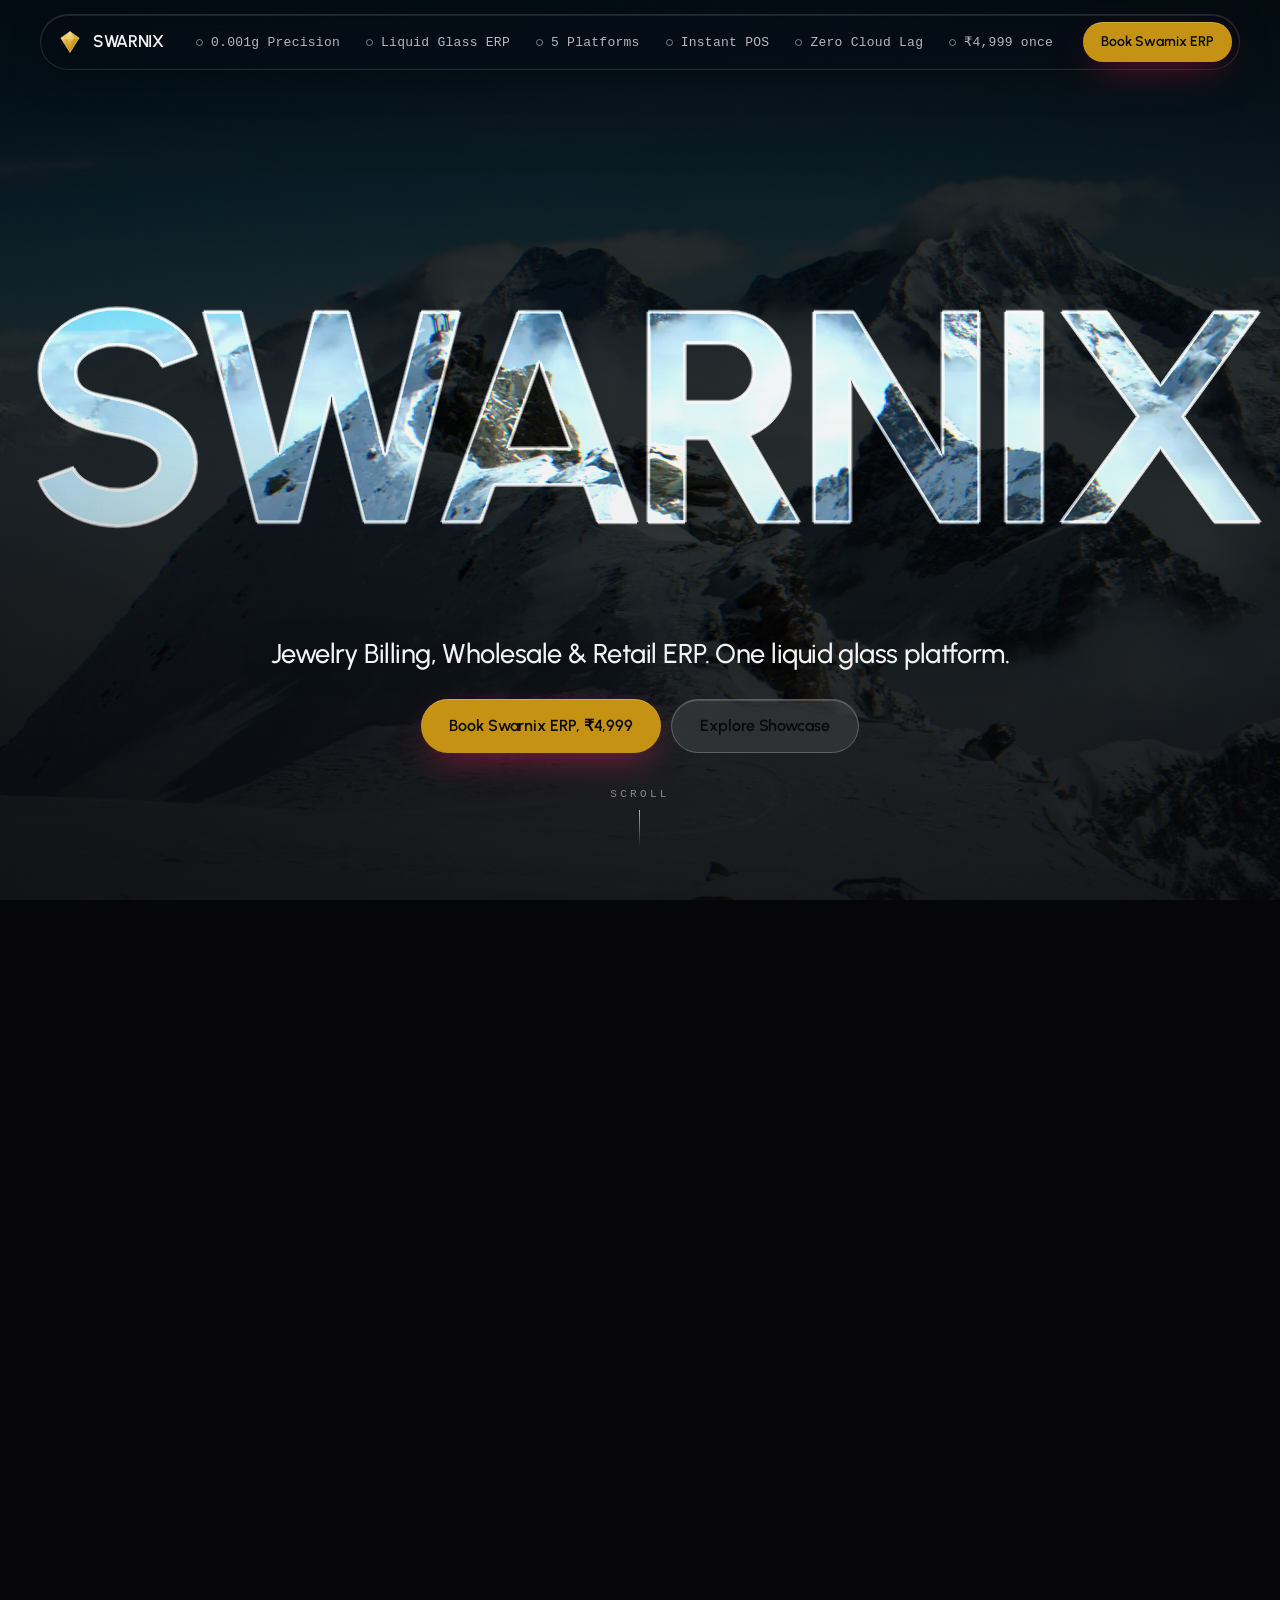
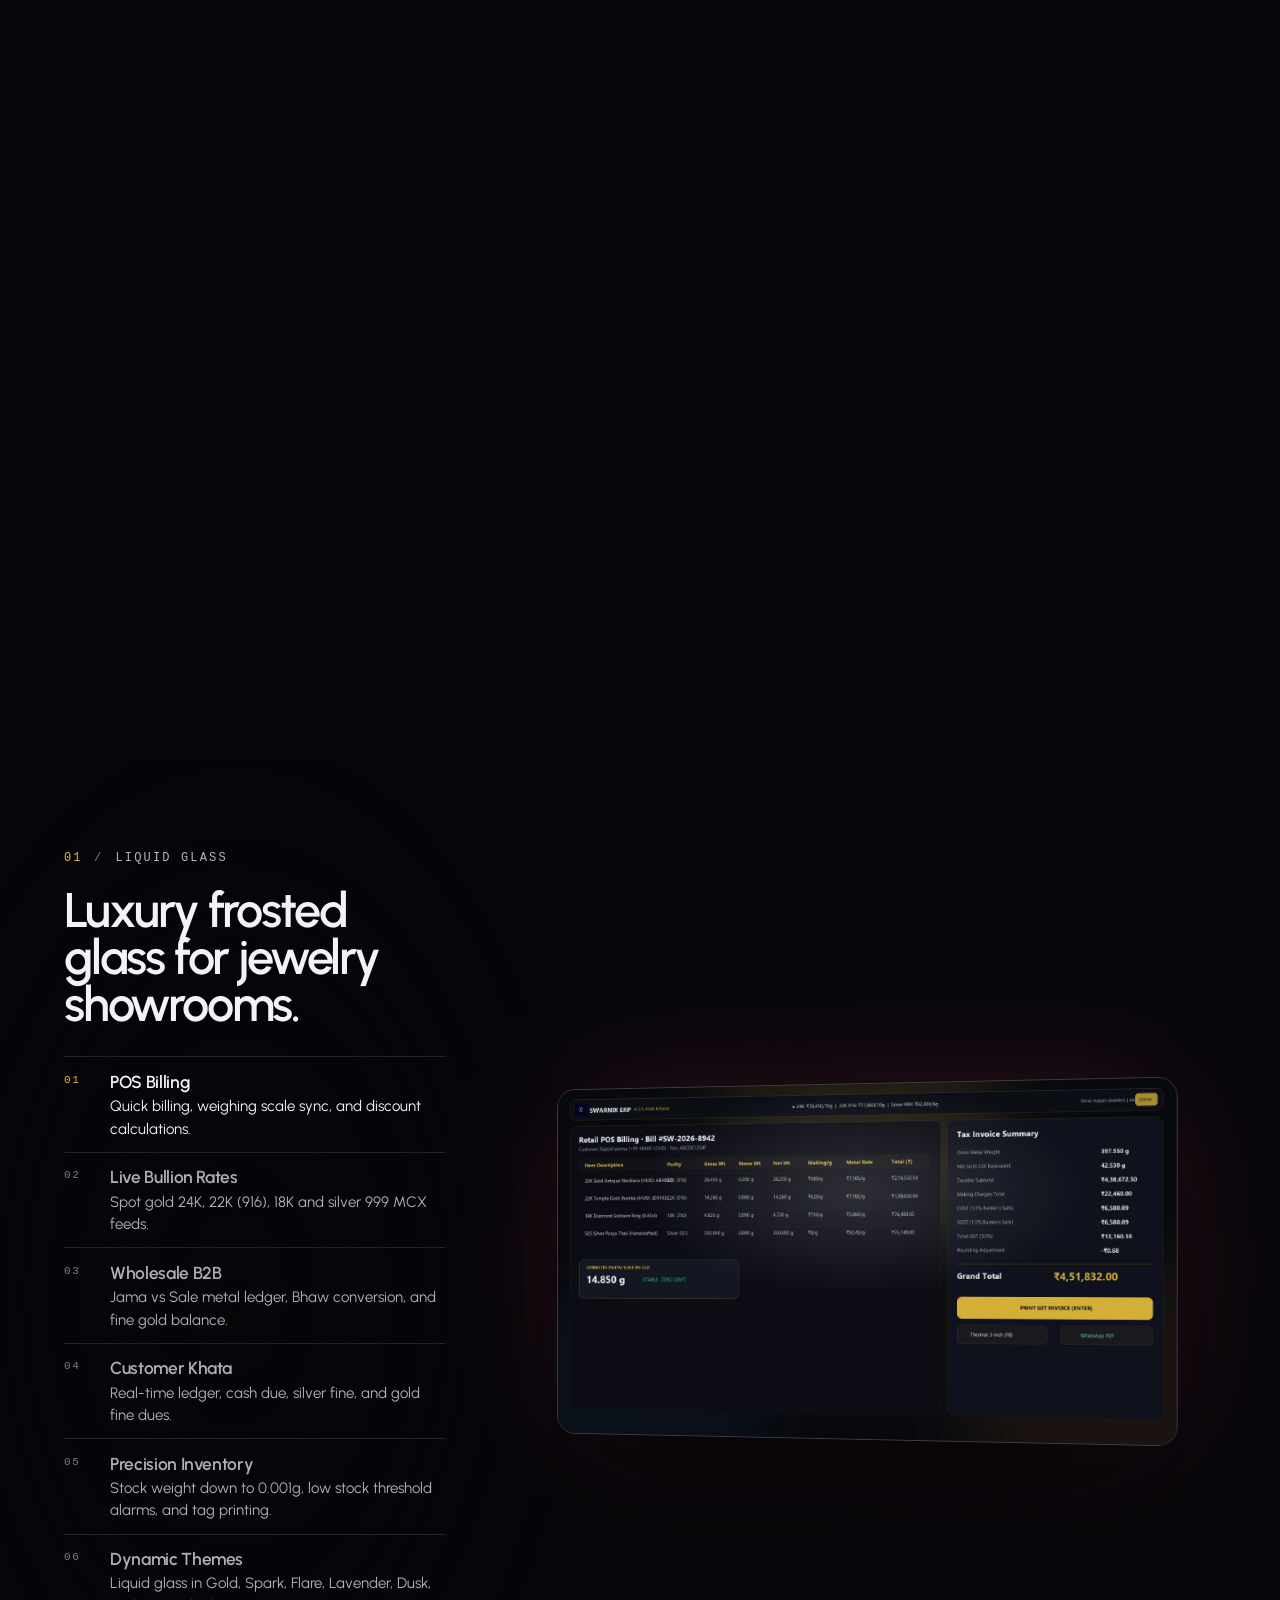
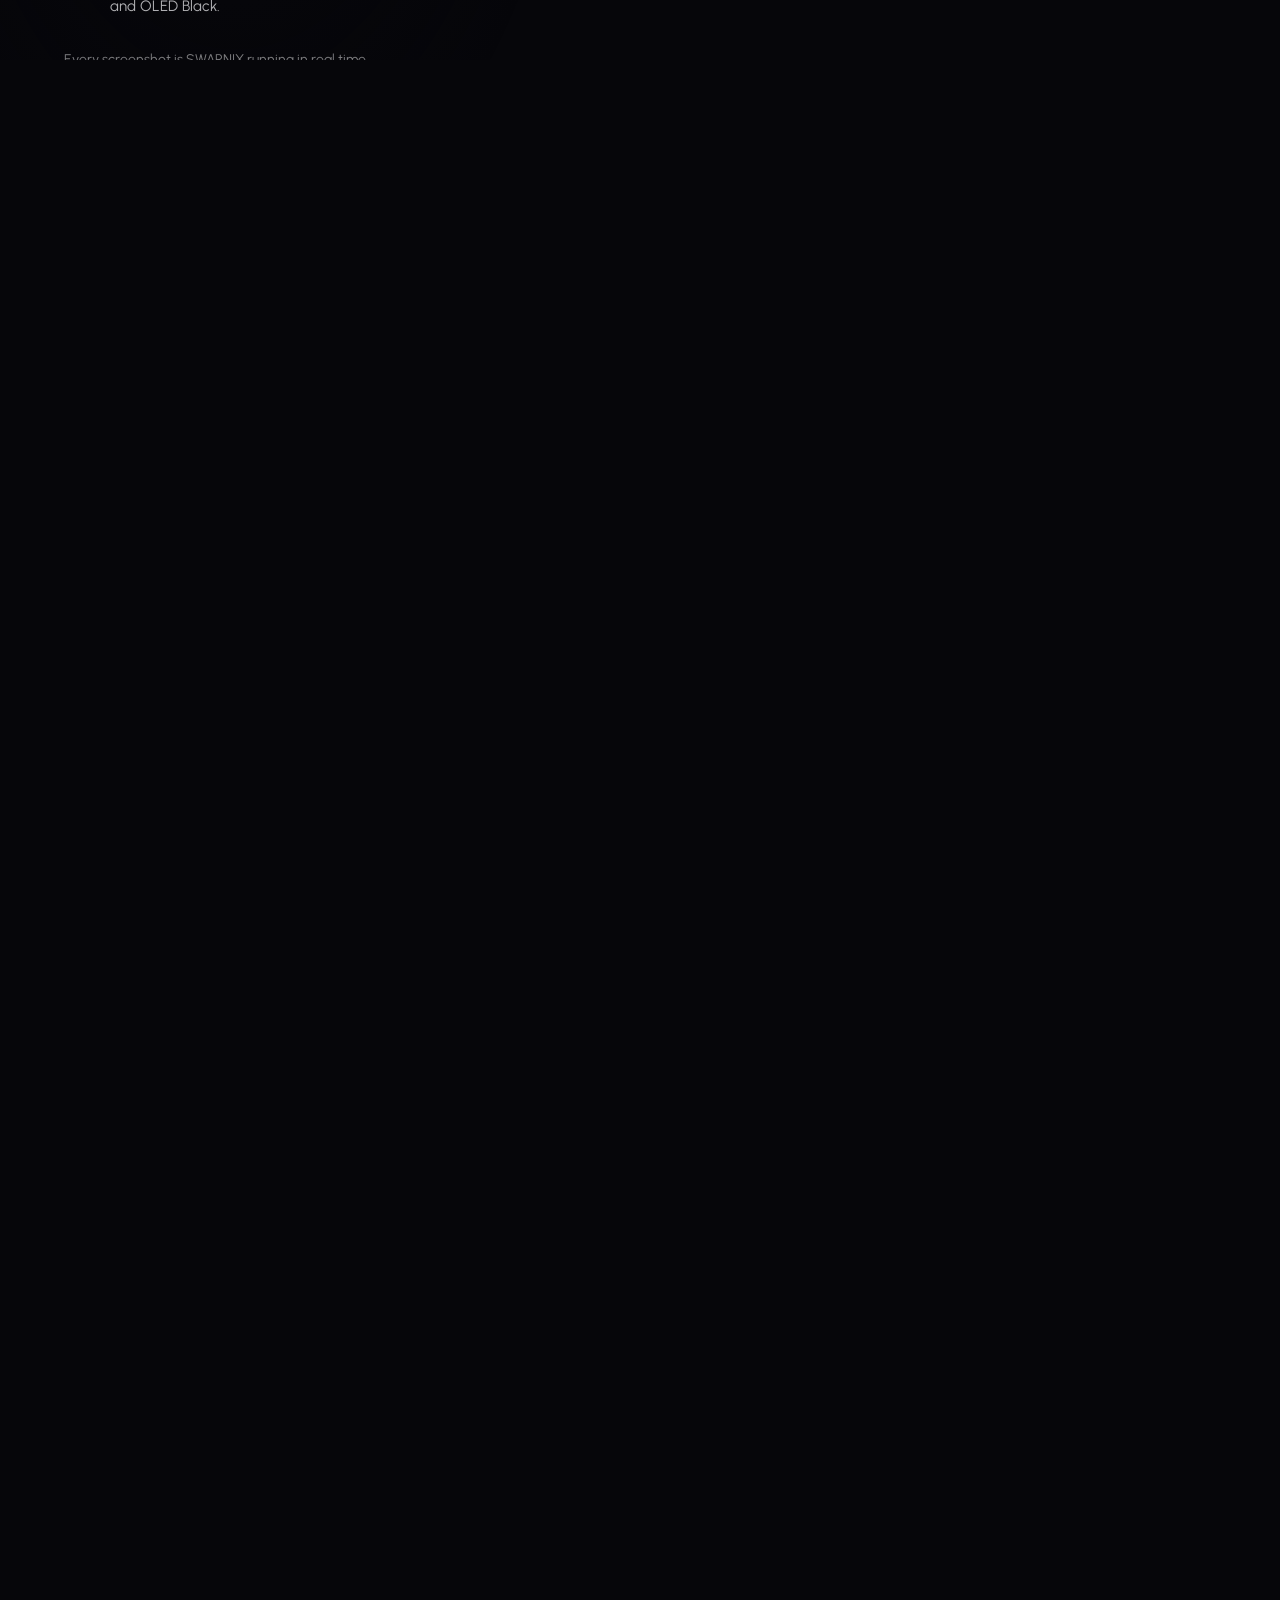
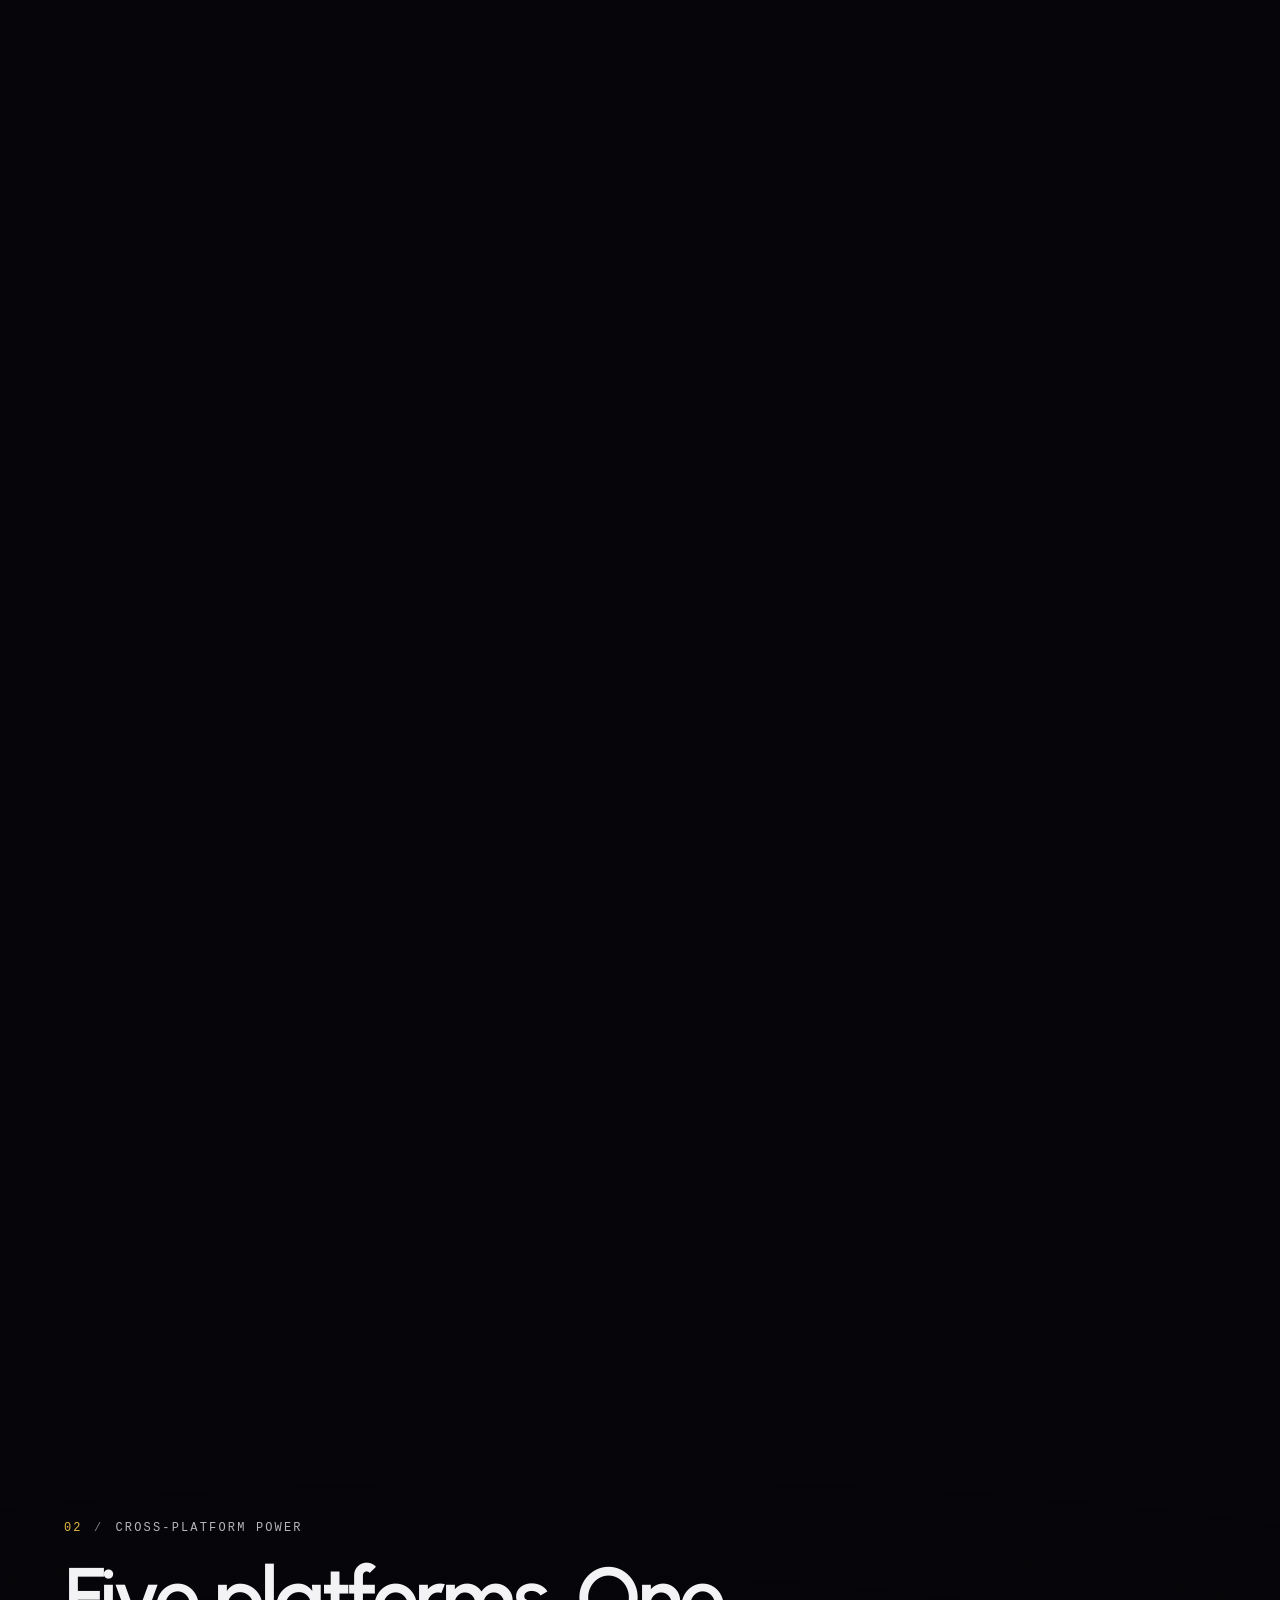
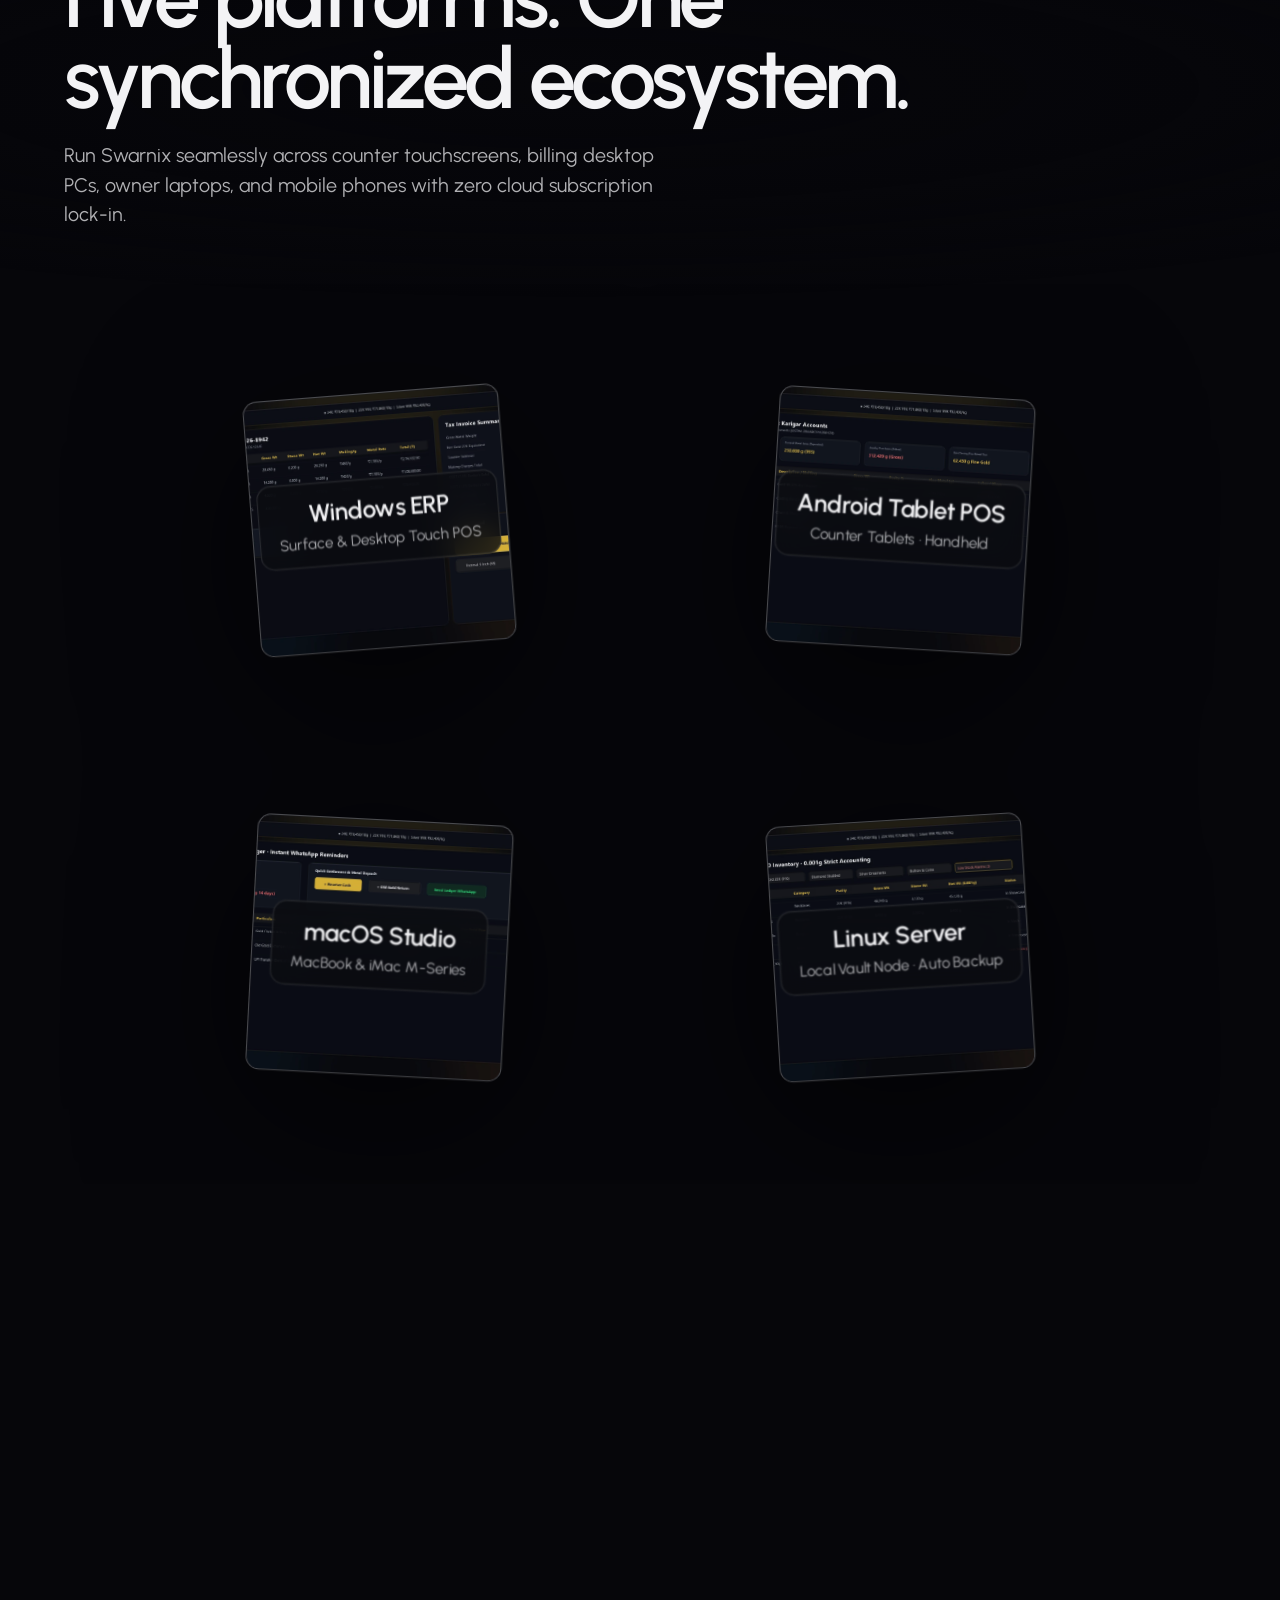
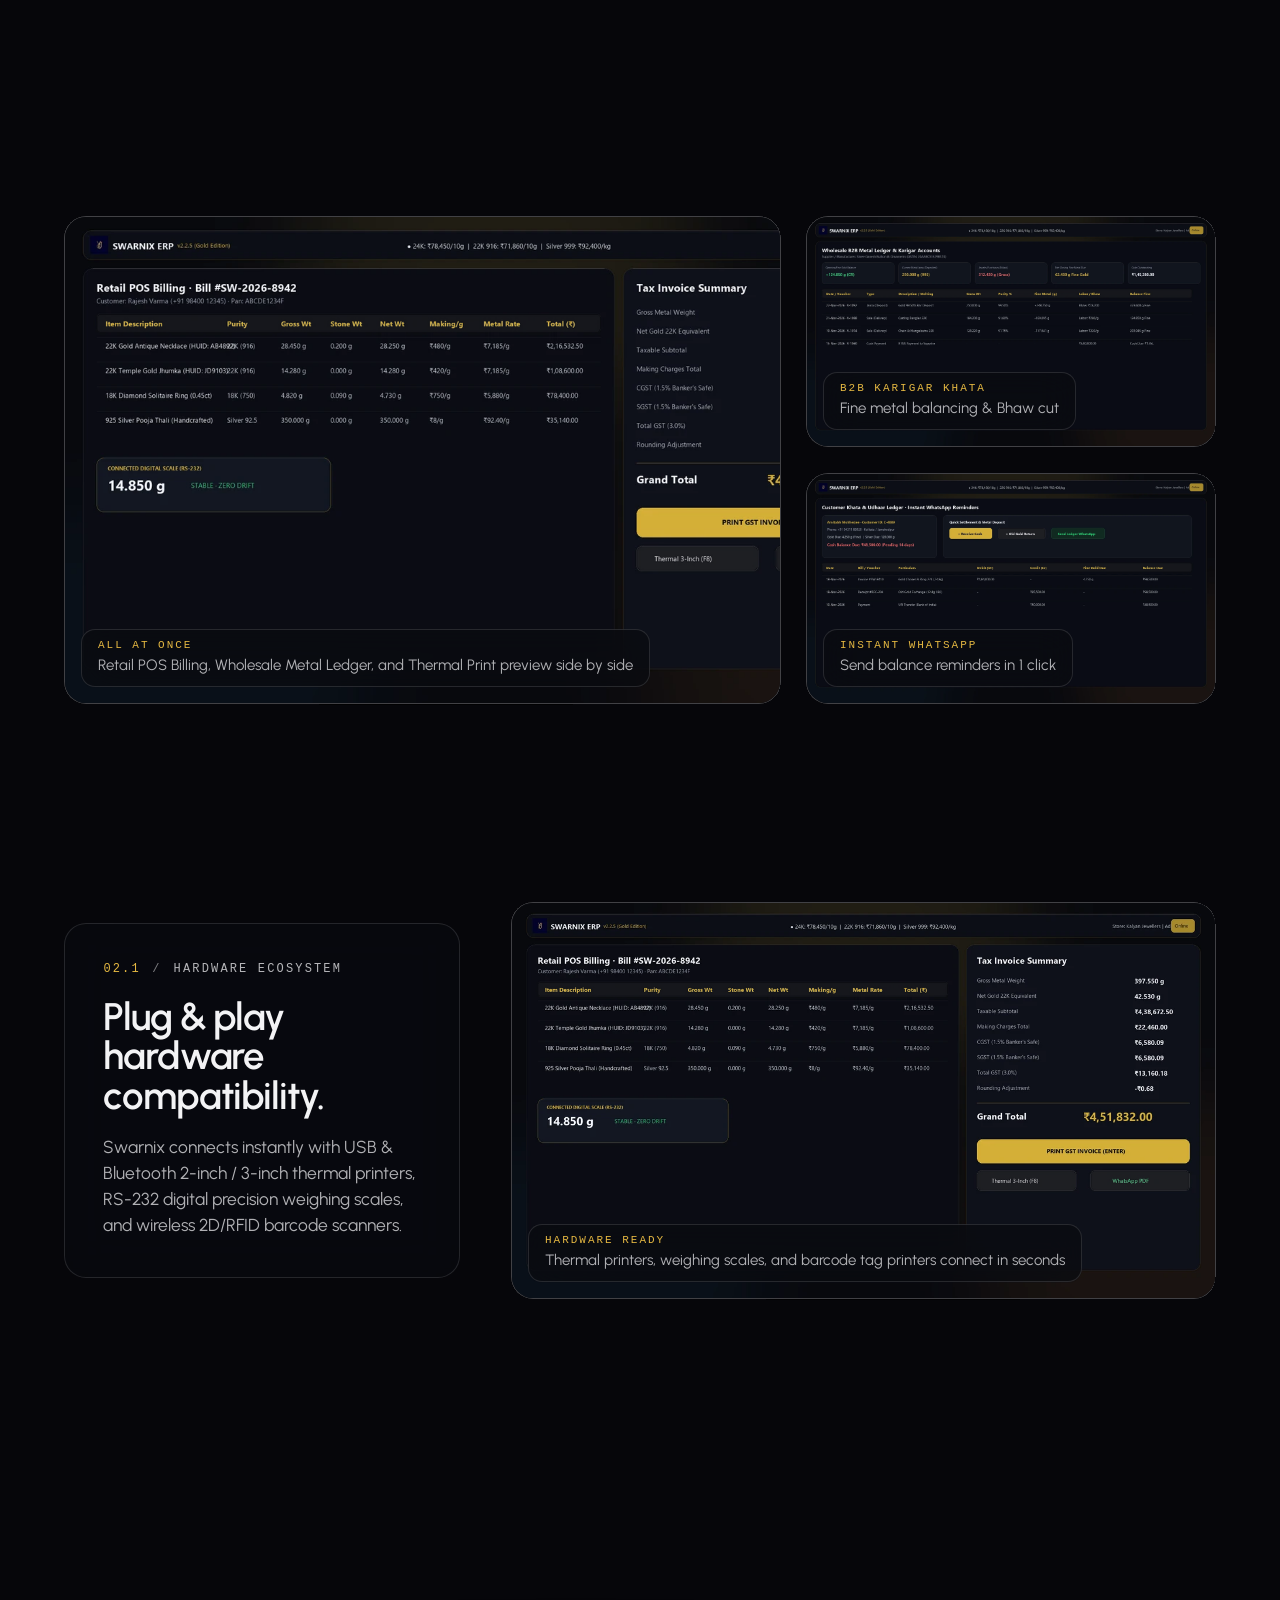
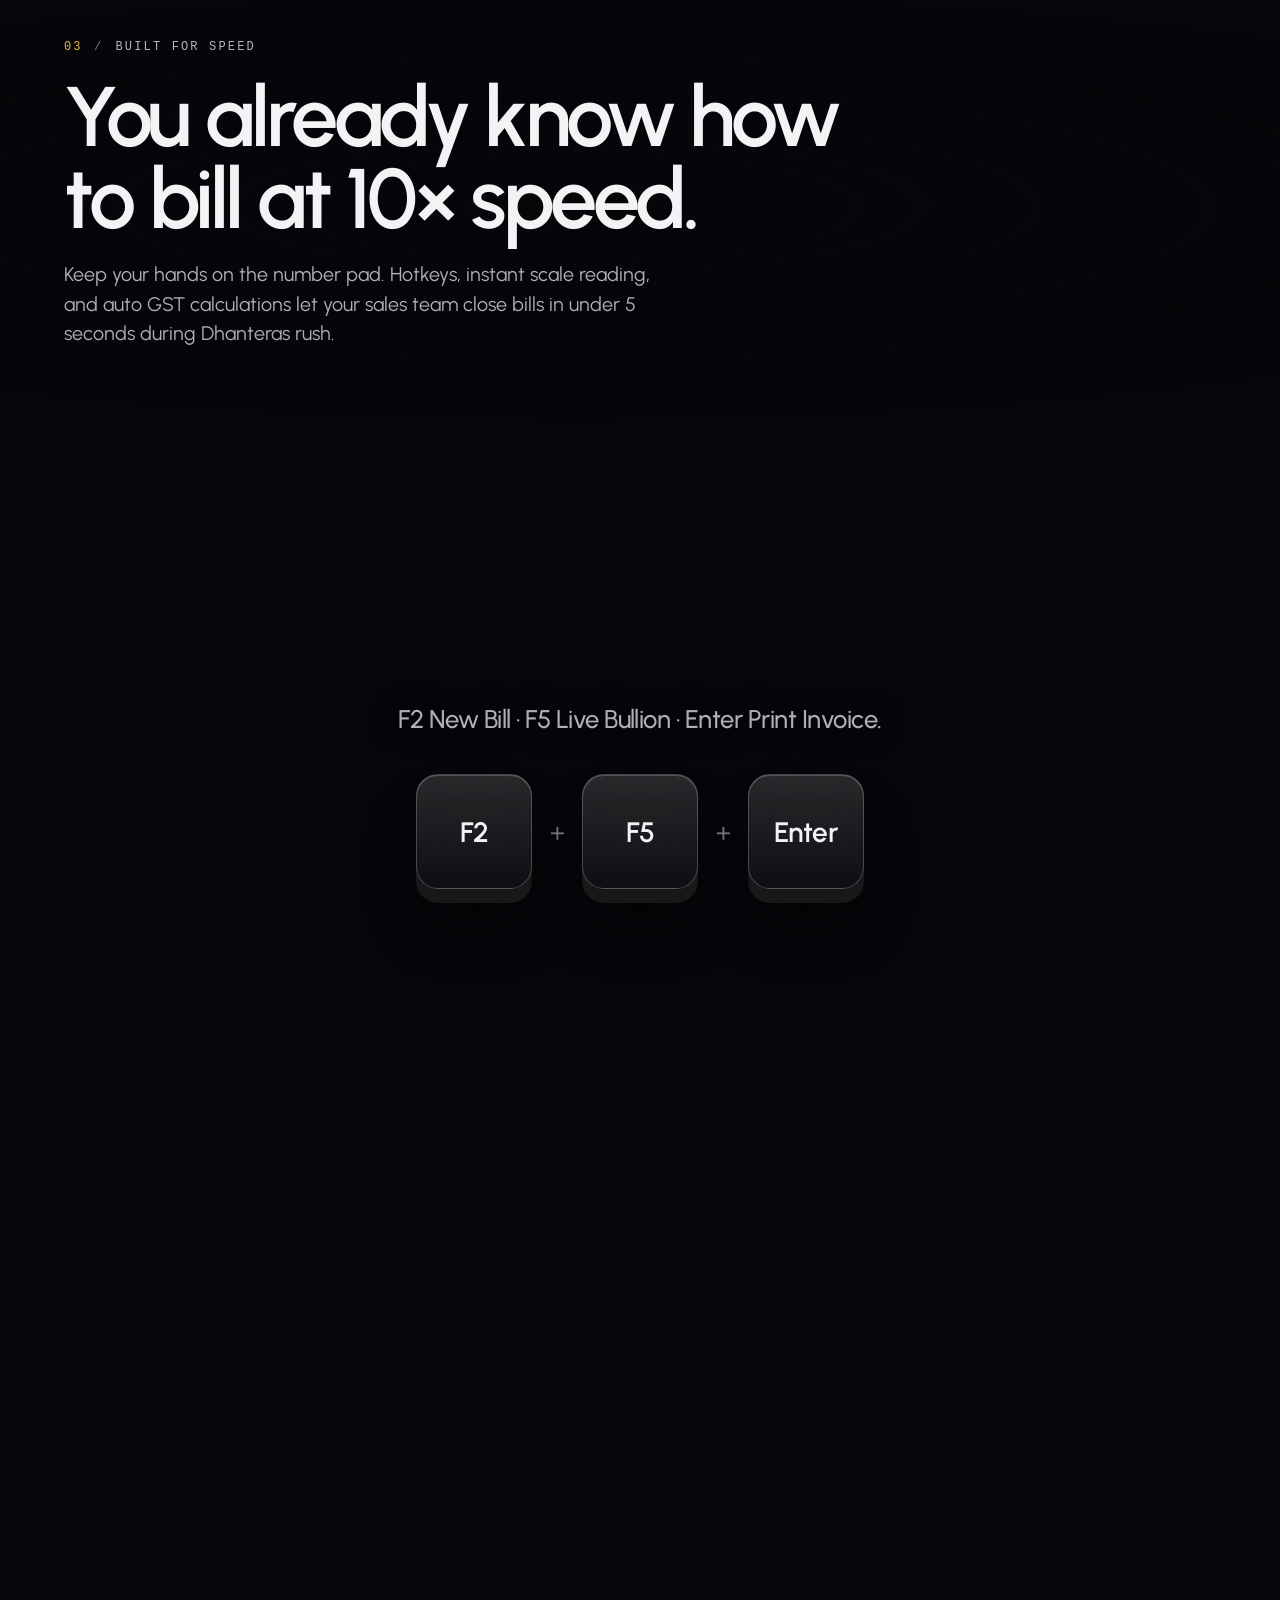
<file: index.html>
<!doctype html>
<html lang="en">
<head>
<meta charset="utf-8">
<meta name="viewport" content="width=device-width, initial-scale=1, viewport-fit=cover">
<title>SWARNIX · High-Performance Jewelry Billing, Wholesale & Retail ERP</title>
<meta name="description" content="SWARNIX runs jewelry billing, wholesale metal ledgers, inventory, and customer khata on one liquid glass interface. Engineered with 0.001g micro-precision, Indian GST & BIS Hallmark compliance, and offline SQLite speed on Windows, Mac, Android, and Linux.">
<meta name="theme-color" content="#06060a">
<link rel="canonical" href="http://localhost:8085/">
<meta property="og:type" content="website">
<meta property="og:site_name" content="SWARNIX">
<meta property="og:title" content="SWARNIX · High-Performance Jewelry Billing, Wholesale & Retail ERP">
<meta property="og:description" content="One liquid glass ERP for jewelry showrooms, wholesale bullion merchants, and retail jewelers. 0.001g weight precision, Banker's safe GST split, and zero calculation drift.">
<meta property="og:url" content="http://localhost:8085/">
<meta name="twitter:card" content="summary_large_image">
<link rel="icon" href="assets/logo.svg" type="image/svg+xml">
<link rel="preload" href="assets/fonts/VeloticSans-SemiBold.woff2" as="font" type="font/woff2" crossorigin>
<link rel="preload" href="assets/fonts/VeloticSans-Regular.woff2" as="font" type="font/woff2" crossorigin>
<link rel="preload" href="assets/flight/f1.webp" as="image" media="(min-aspect-ratio: 1/1)">
<link rel="preload" href="assets/flight/f1-m.webp" as="image" media="(max-aspect-ratio: 1/1)">
<link rel="stylesheet" href="site.css">
<meta name="flowos-pay" content="stripe">
<meta name="flowos-checkout" content="https://buy.stripe.com/">
<script>(() => { const m = (n) => document.querySelector(`meta[name="${n}"]`).content; const p = m("flowos-pay"); if (p === "stripe" || (p === "lemon" && m("flowos-checkout"))) document.documentElement.classList.add("booking", "pay-" + p); })();</script>
<script type="application/ld+json">{"@context":"https://schema.org","@type":"FAQPage","mainEntity":[{"@type":"Question","name":"What is SWARNIX?","acceptedAnswer":{"@type":"Answer","text":"SWARNIX is a high-performance jewelry billing, wholesale metal ledger, and retail ERP system built with Flutter. It runs natively across Windows, macOS, Android, and Linux with liquid glass aesthetics and 100% offline SQLite storage."}},{"@type":"Question","name":"How does SWARNIX ensure zero calculation drift in GST and weights?","acceptedAnswer":{"@type":"Answer","text":"Jewelry demands strict micro-precision down to 0.001g. SWARNIX implements banker's safe half-up rounding, ensuring intra-state CGST + SGST always matches total tax to the exact ₹0.01 paise, with built-in inter-state IGST and making charge tax splits (3%, 5%, 18%)."}}]}</script>
</head>
<body>

<div class="veil" aria-hidden="true"></div>

<!-- The flight: one drone journey behind the whole page. Scroll drives each
     leg's playhead; legs hand over through fog, then through the night. -->
<div class="flight" aria-hidden="true">
  <canvas></canvas>
  <video data-leg="f1" muted playsinline preload="none"></video>
  <video data-leg="f2" muted playsinline preload="none"></video>
  <video data-leg="f3" muted playsinline preload="none"></video>
  <video data-leg="f4" muted playsinline preload="none"></video>
  <video data-leg="f5" muted playsinline preload="none"></video>
  <video data-leg="f6" muted playsinline preload="none"></video>
  <video data-leg="f7" muted playsinline preload="none"></video>
  <div class="mist"></div>
  <div class="shade"></div>
</div>

<div class="progress" aria-hidden="true"><span></span></div>
<p class="chapter" aria-hidden="true"><b>00</b><span>SWARNIX</span></p>

<header class="nav">
  <a class="brand" href="#top"><img src="assets/logo.svg" alt="" width="26" height="26"><span>SWARNIX</span></a>
  <nav class="receipt" aria-label="Highlights">
    <a href="#precision" title="0.001g metal weight calculation parity"><i></i>0.001g Precision</a>
    <a href="#glass" title="POS Billing, Wholesale Metal Ledgers, Customer Khata & Dynamic Themes"><i></i>Liquid Glass ERP</a>
    <a href="#platforms" title="Windows, Android, macOS, iOS and Linux"><i></i>5 Platforms</a>
    <a href="#speed" title="F2 New Bill, F5 Bullion, Enter Print in under 5 seconds"><i></i>Instant POS</a>
    <a href="#offline" title="100% Offline SQLite. Zero cloud lock-in."><i></i>Zero Cloud Lag</a>
    <a href="#book" title="Perpetual store license. No monthly subscription."><i></i>₹4,999 once</a>
  </nav>
  <a class="btn btn-sm" href="checkout/" data-checkout data-magnet>Book Swarnix ERP</a>
</header>

<main id="top">

  <!-- 1 · hero: footage lives inside the wordmark, then the camera flies through it -->
  <section class="scene hero" data-scene data-leg="f1">
    <div class="sticky">
      <div class="intro">
        <h1 class="vh">SWARNIX</h1>
        <p class="wordmark" aria-hidden="true">SWARNIX</p>
        <p class="intro-line">Jewelry Billing, Wholesale & Retail ERP. <span class="nowrap">One liquid glass platform.</span></p>
        <div class="cta-row">
          <a class="btn" href="checkout/" data-checkout data-magnet>Book Swarnix ERP,&nbsp;<span data-price>₹4,999</span></a>
          <a class="btn btn-ghost" href="#glass">Explore Showcase</a>
        </div>
        <p class="scroll-hint">Scroll</p>
      </div>
      <div class="hero-copy">
        <p class="eyebrow"><b>Version 2.2.5</b>Gold Edition · Cross-Platform</p>
        <p class="hook"><span>Legacy jewelry software needs clunky dongles, crashes often, and drifts on decimals.</span></p>
        <h2 class="h1" data-split>SWARNIX <span class="rose">doesn't.</span></h2>
        <p class="lede" data-split-soft>Engineered with 0.001g micro-precision for gold and silver. Banker's safe GST split, wholesale metal ledgers, instant thermal receipt printing, and live bullion spot rates on one liquid glass interface.</p>
      </div>
      <ul class="strip" aria-label="At a glance">
        <li><b>0.001g Precision</b><span>zero metal weight calculation drift</span></li>
        <li><b>GST & BIS Hallmark</b><span>CGST, SGST & 6-digit HUID invoices</span></li>
        <li><b>Wholesale B2B Khata</b><span>Jama vs Sale fine gold ledger</span></li>
        <li><b>5 App Platforms</b><span>Windows · Android · macOS · iOS · Linux</span></li>
      </ul>
      <figure class="rise-screen">
        <img src="assets/shots/desktop-aurora-dark.webp" srcset="assets/shots/m/desktop-aurora-dark.webp 1200w, assets/shots/desktop-aurora-dark.webp 1920w" sizes="90vw" alt="The Swarnix Retail POS Billing Terminal on Liquid Glass" width="1920" height="1080" data-zoom>
        <figcaption>That's a screenshot. Every screen on this page is captured from SWARNIX.</figcaption>
      </figure>
    </div>
  </section>

  <!-- 2 · liquid glass: pinned, scroll walks through six real screens -->
  <section id="glass" class="scene tour" data-scene data-leg="f2">
    <div class="sticky">
      <div class="tour-copy">
        <p class="eyebrow"><b>01</b>Liquid glass</p>
        <h2 data-split>Luxury frosted glass for jewelry showrooms.</h2>
        <ol class="tour-list">
          <li><b>POS Billing</b><span>Quick billing, weighing scale sync, and discount calculations.</span></li>
          <li><b>Live Bullion Rates</b><span>Spot gold 24K, 22K (916), 18K and silver 999 MCX feeds.</span></li>
          <li><b>Wholesale B2B</b><span>Jama vs Sale metal ledger, Bhaw conversion, and fine gold balance.</span></li>
          <li><b>Customer Khata</b><span>Real-time ledger, cash due, silver fine, and gold fine dues.</span></li>
          <li><b>Precision Inventory</b><span>Stock weight down to 0.001g, low stock threshold alarms, and tag printing.</span></li>
          <li><b>Dynamic Themes</b><span>Liquid glass in Gold, Spark, Flare, Lavender, Dusk, and OLED Black.</span></li>
        </ol>
        <p class="tour-note">Every screenshot is SWARNIX running in real time.</p>
      </div>
      <div class="tour-stage" data-tilt>
        <img src="assets/shots/desktop-aurora-dark.webp" alt="Swarnix POS Billing Terminal" width="1920" height="1080" data-zoom>
        <img src="assets/shots/start-blue-peaks.webp" alt="Swarnix Live Bullion & POS Terminal" width="1920" height="1080" loading="lazy" data-zoom>
        <img src="assets/shots/control-center-forest-rays.webp" alt="Swarnix Wholesale B2B Metal Ledger" width="1920" height="1080" loading="lazy" data-zoom>
        <img src="assets/shots/launchpad-aurora.webp" alt="Swarnix Customer Khata & Udhaar Ledger" width="1920" height="1080" loading="lazy" data-zoom>
        <img src="assets/shots/lock-coast-gold.webp" alt="Swarnix Stock Inventory & Barcode Tags" width="1920" height="1080" loading="lazy" data-zoom>
        <img src="assets/shots/theme-switch-2-light-emerald-lake.webp" alt="Swarnix in Liquid Glass Gold Theme" width="1920" height="1080" loading="lazy" data-zoom>
        <span class="glare"></span>
      </div>
    </div>
  </section>

  <!-- 3 · every platform: four real app windows gather into the Swarnix mark -->
  <section id="platforms" class="scene apps" data-scene data-leg="f3">
    <div class="wrap head">
      <p class="eyebrow"><b>02</b>Cross-Platform Power</p>
      <h2 class="huge" data-split>Five platforms. One synchronized ecosystem.</h2>
      <p class="lede" data-split-soft>Run Swarnix seamlessly across counter touchscreens, billing desktop PCs, owner laptops, and mobile phones with zero cloud subscription lock-in.</p>
    </div>
    <div class="assemble" data-assemble>
      <div class="sticky">
        <div class="panes" aria-label="Windows, Android, macOS and Linux apps form the Swarnix Diamond mark">
          <figure class="pane pane-1" style="--ex:-1;--ey:-1;--rot:-9"><img src="assets/shots/m/app-windows-vlc-aurora.webp" alt="Swarnix for Windows Desktop ERP" width="1200" height="675" loading="lazy"><figcaption><b>Windows ERP</b>Surface & Desktop Touch POS</figcaption></figure>
          <figure class="pane pane-2" style="--ex:1;--ey:-1;--rot:7"><img src="assets/shots/m/android-telegram.webp" alt="Swarnix for Android Tablet POS" width="1200" height="675" loading="lazy"><figcaption><b>Android Tablet POS</b>Counter Tablets · Handheld</figcaption></figure>
          <figure class="pane pane-3" style="--ex:-1;--ey:1;--rot:6"><img src="assets/shots/m/mac-supertux-title.webp" alt="Swarnix for macOS Studio" width="1200" height="675" loading="lazy"><figcaption><b>macOS Studio</b>MacBook & iMac M-Series</figcaption></figure>
          <figure class="pane pane-4" style="--ex:1;--ey:1;--rot:-7"><img src="assets/shots/m/app-debian-obsidian-forest-rays.webp" alt="Swarnix for Linux Store Server" width="1200" height="675" loading="lazy"><figcaption><b>Linux Server</b>Local Vault Node · Auto Backup</figcaption></figure>
        </div>
        <p class="assemble-cap"><span class="cap-a">One universal database.</span><span class="cap-b">Every counter synchronized.</span></p>
      </div>
    </div>
    <div class="wrap gallery">
      <figure class="shot" data-tilt><img src="assets/shots/apps-side-by-side-windows-android-linux.webp" srcset="assets/shots/m/apps-side-by-side-windows-android-linux.webp 1200w, assets/shots/apps-side-by-side-windows-android-linux.webp 1920w" sizes="(max-width: 1080px) 100vw, 64vw" alt="Retail POS, Wholesale Metal Ledger and Thermal Invoices running side by side" width="1920" height="1080" loading="lazy" data-zoom><figcaption><b>All at once</b>Retail POS Billing, Wholesale Metal Ledger, and Thermal Print preview side by side</figcaption></figure>
      <figure class="shot" data-tilt><img src="assets/shots/control-center-forest-rays.webp" srcset="assets/shots/m/control-center-forest-rays.webp 1200w, assets/shots/control-center-forest-rays.webp 1920w" sizes="(max-width: 1080px) 100vw, 36vw" alt="Wholesale Karigar Metal Ledger" width="1920" height="1080" loading="lazy" data-zoom><figcaption><b>B2B Karigar Khata</b>Fine metal balancing & Bhaw cut</figcaption></figure>
      <figure class="shot" data-tilt><img src="assets/shots/launchpad-aurora.webp" srcset="assets/shots/m/launchpad-aurora.webp 1200w, assets/shots/launchpad-aurora.webp 1920w" sizes="(max-width: 1080px) 100vw, 36vw" alt="Customer Udhaar & WhatsApp Ledger" width="1920" height="1080" loading="lazy" data-zoom><figcaption><b>Instant WhatsApp</b>Send balance reminders in 1 click</figcaption></figure>
    </div>
    <div class="wrap store">
      <div class="store-copy">
        <p class="eyebrow"><b>02.1</b>Hardware Ecosystem</p>
        <h3>Plug & play hardware compatibility.</h3>
        <p>Swarnix connects instantly with USB & Bluetooth 2-inch / 3-inch thermal printers, RS-232 digital precision weighing scales, and wireless 2D/RFID barcode scanners.</p>
      </div>
      <figure class="shot" data-tilt><img src="assets/shots/store-home-blue-peaks.webp" srcset="assets/shots/m/store-home-blue-peaks.webp 1200w, assets/shots/store-home-blue-peaks.webp 1920w" sizes="(max-width: 1080px) 100vw, 60vw" alt="Hardware & Extensions for Swarnix" width="1920" height="1080" loading="lazy" data-zoom><figcaption><b>Hardware Ready</b>Thermal printers, weighing scales, and barcode tag printers connect in seconds</figcaption></figure>
    </div>
  </section>

  <!-- 4 · from Windows: press the keys you already know -->
  <section id="speed" class="scene windows" data-scene data-leg="f4">
    <div class="wrap head">
      <p class="eyebrow"><b>03</b>Built for Speed</p>
      <h2 class="huge" data-split>You already know how to bill at 10× speed.</h2>
      <p class="lede" data-split-soft>Keep your hands on the number pad. Hotkeys, instant scale reading, and auto GST calculations let your sales team close bills in under 5 seconds during Dhanteras rush.</p>
    </div>
    <div class="keys-scene" data-keys>
      <div class="sticky">
        <p class="keys-cap">F2 New Bill · F5 Live Bullion · Enter Print Invoice.</p>
        <div class="keys" aria-label="F2 F5 Enter">
          <kbd class="key" style="--k:0">F2</kbd><span class="plus">+</span><kbd class="key" style="--k:1">F5</kbd><span class="plus">+</span><kbd class="key" style="--k:2">Enter</kbd>
        </div>
        <figure class="shot keys-shot"><img src="assets/shots/taskmgr-processes-dunes.webp" srcset="assets/shots/m/taskmgr-processes-dunes.webp 1200w, assets/shots/taskmgr-processes-dunes.webp 1920w" sizes="(max-width: 1080px) 100vw, 70vw" alt="Swarnix Day-End Register" width="1920" height="1080" loading="lazy" data-zoom><figcaption><b>Day-End Register</b>Cash in hand, Gold Jama/Nikasi, and Bank UPI reconciliation.</figcaption></figure>
      </div>
    </div>
    <div class="wrap duo">
      <div class="duo-head"><p class="eyebrow"><b>03.1</b>Where you expect them</p><h3>Live Bullion & Ledger Accounts, right where your staff needs them.</h3></div>
      <figure class="shot" data-tilt><img src="assets/shots/settings-home-emerald-lake.webp" srcset="assets/shots/m/settings-home-emerald-lake.webp 1200w, assets/shots/settings-home-emerald-lake.webp 1920w" sizes="(max-width: 1080px) 100vw, 48vw" alt="Swarnix Store Settings" width="1920" height="1080" loading="lazy" data-zoom><figcaption><b>Store Settings</b>GSTIN, BIS Hallmark logo, tax rates, thermal printer sizing.</figcaption></figure>
      <figure class="shot" data-tilt><img src="assets/shots/app-files-autumn-lake.webp" srcset="assets/shots/m/app-files-autumn-lake.webp 1200w, assets/shots/app-files-autumn-lake.webp 1920w" sizes="(max-width: 1080px) 100vw, 48vw" alt="Swarnix Invoices and GSTR Reports" width="1920" height="1080" loading="lazy" data-zoom><figcaption><b>Reports & GST</b>GSTR-1, GSTR-3B, day book, and customer balance sheets.</figcaption></figure>
    </div>
  </section>

  <!-- 5 · 0.001g precision counter -->
  <section id="precision" class="scene memory" data-scene data-leg="f5">
    <div class="sticky">
      <p class="eyebrow"><b>04</b>Micro-Precision</p>
      <p class="counter" aria-label="0.001g"><span class="ghost" aria-hidden="true">4096</span><span data-count data-cells=".62"><i>4</i><i>0</i><i>9</i><i>6</i></span><small>g</small></p>
      <p class="mem-line"><span class="was">Legacy billing drifts by grams over time.</span> <span class="now">SWARNIX locks to 0.001g.</span></p>
      <p class="times tiers">0.001g strict metal weight parity. Banker's safe half-up rounding guarantees CGST + SGST exact parity down to ₹0.01 paise.</p>
    </div>
  </section>

  <section class="scene proof" data-scene data-leg="f5" id="offline">
    <div class="wrap">
      <figure class="film" data-tilt>
        <video src="assets/ram128-tm.mp4" poster="assets/ram128-poster.webp" muted playsinline loop preload="none" data-film></video>
        <div class="slate" aria-hidden="true"><span>Real benchmark</span><span>Offline SQLite V12 · Zero latency</span><span>Instant sync</span><b data-tc>00:00</b></div>
        <figcaption><b>Real performance</b>Swarnix launches in under 150ms. Local encrypted SQLite V12 database ensures you never stop billing even during internet outages.</figcaption>
      </figure>
      <div class="nope-wrap" id="required">
        <p class="eyebrow"><b>04.1</b>Not required</p>
        <ul class="nope">
          <li><span>Internet Required</span></li>
          <li><span>Cloud Subscriptions</span></li>
          <li><span>Hardware USB Dongles</span></li>
          <li><span>Calculation Drift</span></li>
        </ul>
        <p class="lede">Swarnix needs none of these. Operates 100% offline with zero cloud outages. Your financial and customer data stays privately inside your showroom.</p>
      </div>
    </div>
  </section>

  <!-- 6 · install wizard -->
  <section id="install" class="scene install" data-scene data-leg="f6">
    <div class="wrap head">
      <p class="eyebrow"><b>05</b>Easy setup</p>
      <h2 class="huge" data-split>Up & running in 5 minutes.</h2>
      <p class="lede" data-split-soft>Import your existing inventory from Excel, plug in your thermal printer, and print your first tax-compliant GST bill in minutes.</p>
    </div>
    <ol class="stack">
      <li><div class="card win"><div class="titlebar"><i></i><i></i><i></i><span>Setup Swarnix · step 1 of 4</span></div><figure class="shot"><img src="assets/shots/desktop-aurora-dark.webp" srcset="assets/shots/m/desktop-aurora-dark.webp 1200w, assets/shots/desktop-aurora-dark.webp 1920w" sizes="(max-width: 640px) 100vw, 1100px" alt="" width="1920" height="1080" loading="lazy" data-zoom></figure><p><b>1</b>Install Swarnix on your Windows PC, Mac, or tablet.</p></div></li>
      <li><div class="card win"><div class="titlebar"><i></i><i></i><i></i><span>Setup Swarnix · step 2 of 4</span></div><figure class="shot"><img src="assets/shots/start-blue-peaks.webp" srcset="assets/shots/m/start-blue-peaks.webp 1200w, assets/shots/start-blue-peaks.webp 1920w" sizes="(max-width: 640px) 100vw, 1100px" alt="" width="1920" height="1080" loading="lazy" data-zoom></figure><p><b>2</b>Import existing stock & customer khatas from Excel.</p></div></li>
      <li><div class="card win"><div class="titlebar"><i></i><i></i><i></i><span>Setup Swarnix · step 3 of 4</span></div><figure class="shot"><img src="assets/shots/lock-coast-gold.webp" srcset="assets/shots/m/lock-coast-gold.webp 1200w, assets/shots/lock-coast-gold.webp 1920w" sizes="(max-width: 640px) 100vw, 1100px" alt="" width="1920" height="1080" loading="lazy" data-zoom></figure><p><b>3</b>Connect digital weighing scale & thermal printer.</p></div></li>
      <li><div class="card win"><div class="titlebar"><i></i><i></i><i></i><span>Setup Swarnix · step 4 of 4</span></div><figure class="shot"><img src="assets/shots/control-center-forest-rays.webp" srcset="assets/shots/m/control-center-forest-rays.webp 1200w, assets/shots/control-center-forest-rays.webp 1920w" sizes="(max-width: 640px) 100vw, 1100px" alt="" width="1920" height="1080" loading="lazy" data-zoom></figure><p><b>4</b>Print your first BIS Hallmark GST invoice.</p></div></li>
    </ol>
  </section>

  <!-- 7 · price and booking -->
  <section id="book" class="scene join" data-scene data-leg="f7">
    <div class="wrap join-grid">
      <div class="join-copy">
        <p class="eyebrow"><b>06</b>Perpetual License</p>
        <h2 class="huge" data-split>One-time purchase. <span class="mute">No monthly fee.</span></h2>
        <p class="lede" data-split-soft>Get lifetime access to Swarnix ERP for your showroom. Your license key and download link arrive immediately by email.</p>
        <div class="book">
          <a class="btn btn-book" href="checkout/" data-checkout data-magnet>Book Swarnix ERP,&nbsp;<span data-price>₹4,999</span></a>
          <p class="book-sub" data-price-line>₹4,999 one-time special launch price. Full 30-day money-back guarantee.</p>
          <p class="book-note">Secure checkout with instant activation. By booking you agree to our <a href="terms/">Terms</a> and <a href="refunds/">Refund Policy</a>. View our <a href="privacy/">Privacy Policy</a>.</p>
          <p class="book-msg" role="status" aria-live="polite"></p>
        </div>
      </div>
      <div class="price">
        <p class="amount"><sup>₹</sup><span data-price>4,999</span></p>
        <p class="once">once.<span class="mute"> Lifetime updates included.</span></p>
        <p class="later">Regular price <b>₹7,999</b> after launch celebration.</p>
        <ul class="gets">
          <li>Complete Store License (Multi-counter ready)</li>
          <li>0.001g micro-precision calculation engine</li>
          <li>Retail GST & Wholesale B2B Karigar Khata</li>
          <li>Thermal (2"/3") & A4 BIS Hallmark invoices</li>
          <li>100% Offline SQLite database with encrypted backups</li>
        </ul>
      </div>
    </div>
    <div class="wrap reqs" id="requirements">
      <p class="eyebrow"><b>06.1</b>System Specs</p>
      <h3>What your system needs.</h3>
      <dl class="req-list">
        <div><dt>Operating System</dt><dd>Windows 10/11 (64-bit), macOS 12+ (Apple Silicon or Intel), Android 8.0+ tablet/phone, or Linux (Debian/Ubuntu/Arch).</dd></div>
        <div><dt>Memory</dt><dd>2 GB of RAM minimum. 4 GB or more recommended for high-volume billing counters.</dd></div>
        <div><dt>Storage</dt><dd>Only 500 MB for Swarnix. SQLite database scales to 500,000+ invoices without slowdown.</dd></div>
        <div><dt>Printers</dt><dd>Any USB or Bluetooth ESC/POS thermal printer (58mm / 80mm) and standard A4 laser printers.</dd></div>
        <div><dt>Weighing Scales</dt><dd>Supports standard RS-232 serial and USB digital gold weighing scales with continuous streaming.</dd></div>
        <div><dt>Cloud & Internet</dt><dd>Not required for daily operations. Optional cloud backup and WhatsApp PDF receipts work over standard Wi-Fi.</dd></div>
      </dl>
    </div>
    <div class="wrap roadmap" id="roadmap">
      <p class="eyebrow"><b>06.2</b>Roadmap</p>
      <h3>Continuous innovation for jewelers.</h3>
      <ol class="road-list" aria-label="Roadmap timeline">
        <li class="road-now"><span class="road-dot" aria-hidden="true"></span><p class="road-when">December 2026</p><p class="road-what">Swarnix 2.2 Release</p><p class="road-detail">Full Liquid Glass UI, Wholesale B2B Karigar ledger, and thermal 3-inch printing.</p></li>
        <li><span class="road-dot" aria-hidden="true"></span><p class="road-when">January 2027</p><p class="road-what">Cloud Multi-Store Sync & Mobile Owner App</p><p class="road-detail">Real-time revenue monitoring and stock transfer across multiple branch showrooms.</p></li>
        <li><span class="road-dot" aria-hidden="true"></span><p class="road-when">February 2027</p><p class="road-what">AI Voice Billing & Smart RFID Showcase</p><p class="road-detail">Hands-free voice item entry and instantaneous showcase tray stock scanning.</p></li>
      </ol>
      <p class="road-note">All roadmap features are included with your perpetual license at no extra charge.</p>
    </div>
    <div class="wrap apps-link" id="supported">
      <p class="eyebrow"><b>06.3</b>Supported Hardware</p>
      <h3>Hardware tested with SWARNIX.</h3>
      <a class="apps-link-card" href="apps/"><span>See tested weighing scales, thermal printers, barcode scanners & tablets</span><b aria-hidden="true">&rarr;</b></a>
    </div>
    <div class="wrap faq" id="faq">
      <div class="faq-head">
        <p class="eyebrow"><b>06.4</b>Questions</p>
        <h3>What jewelers ask most.</h3>
      </div>
      <div class="faq-list">
        <details class="faq-item"><summary>Does SWARNIX work completely offline without internet?</summary><p>Yes, 100%. Swarnix stores all customer ledgers, stock, and bills locally inside an encrypted SQLite V12 database. You will never experience downtime during counter billing, even when internet connections drop.</p></details>
        <details class="faq-item"><summary>How does SWARNIX prevent GST rounding errors?</summary><p>Standard accounting packages calculate taxes on rounded line items, creating cumulative drift. Swarnix uses banker's safe half-up rounding, ensuring intra-state CGST (1.5%) + SGST (1.5%) always equals total tax (3.0%) down to the exact ₹0.01 paise, fully compliant with Indian GST audit norms.</p></details>
        <details class="faq-item"><summary>Can I manage Wholesale B2B Karigar metal ledgers (Jama vs Sale)?</summary><p>Yes. Swarnix has a dedicated Wholesale B2B engine where you can record Fine Gold/Silver deposits (Jama), delivery of ornaments (Nikasi), Bhaw cut conversions, making charges per gram or per piece, and net metal balances.</p></details>
        <details class="faq-item"><summary>Does it print BIS Hallmark details and HUID barcodes on bills?</summary><p>Yes. Every tax invoice can display your store's BIS Hallmark registration number, the 6-digit alphanumeric HUID code per jewelry piece, purity in karats (22K 916, 18K 750), and verification QR codes.</p></details>
        <details class="faq-item"><summary>Can I connect my digital precision weighing scale directly?</summary><p>Yes. Swarnix connects with standard RS-232 serial and USB jewelry scales. When an item is placed on the scale, the exact weight (down to 0.001g) locks into the bill automatically without typing.</p></details>
        <details class="faq-item"><summary>Is there any monthly or annual renewal fee?</summary><p>No. Swarnix is sold as a perpetual license. You own your software and database permanently without recurring subscriptions.</p></details>
      </div>
      <div class="faq-cta">
        <p>Ready to upgrade your jewelry showroom to Swarnix?</p>
        <a class="btn" href="checkout/" data-checkout>Book Swarnix ERP,&nbsp;<span data-price>₹4,999</span></a>
      </div>
    </div>
  </section>

</main>

<footer class="foot">
  <div class="wrap">
    <a class="brand" href="#top"><img src="assets/logo.svg" alt="" width="22" height="22"><span>SWARNIX</span></a>
    <p>A Swarnix Technologies product. High-Performance Jewelry Billing, Wholesale & Retail ERP: ₹4,999 one-time perpetual license.</p>
    <p class="fine">© 2026 <a href="https://swarnix.in">Swarnix Technologies</a> · Built with micro-precision for the Indian jewelry industry · All screenshots captured from SWARNIX.</p>
    <p class="fine legal"><a href="terms/">Terms</a> · <a href="privacy/">Privacy</a> · <a href="refunds/">Refunds</a> · <a href="open-source/">Open source</a></p>
  </div>
</footer>

<dialog class="zoom" aria-label="Full-size screen">
  <img alt="">
  <form method="dialog"><button class="zoom-close" aria-label="Close">×</button></form>
</dialog>

<script src="assets/vendor/lenis.min.js" defer></script>
<script src="flight.js" defer></script>
<script src="site.js" defer></script>
<script src="gl.js" defer></script>
</body>
</html>
</file>
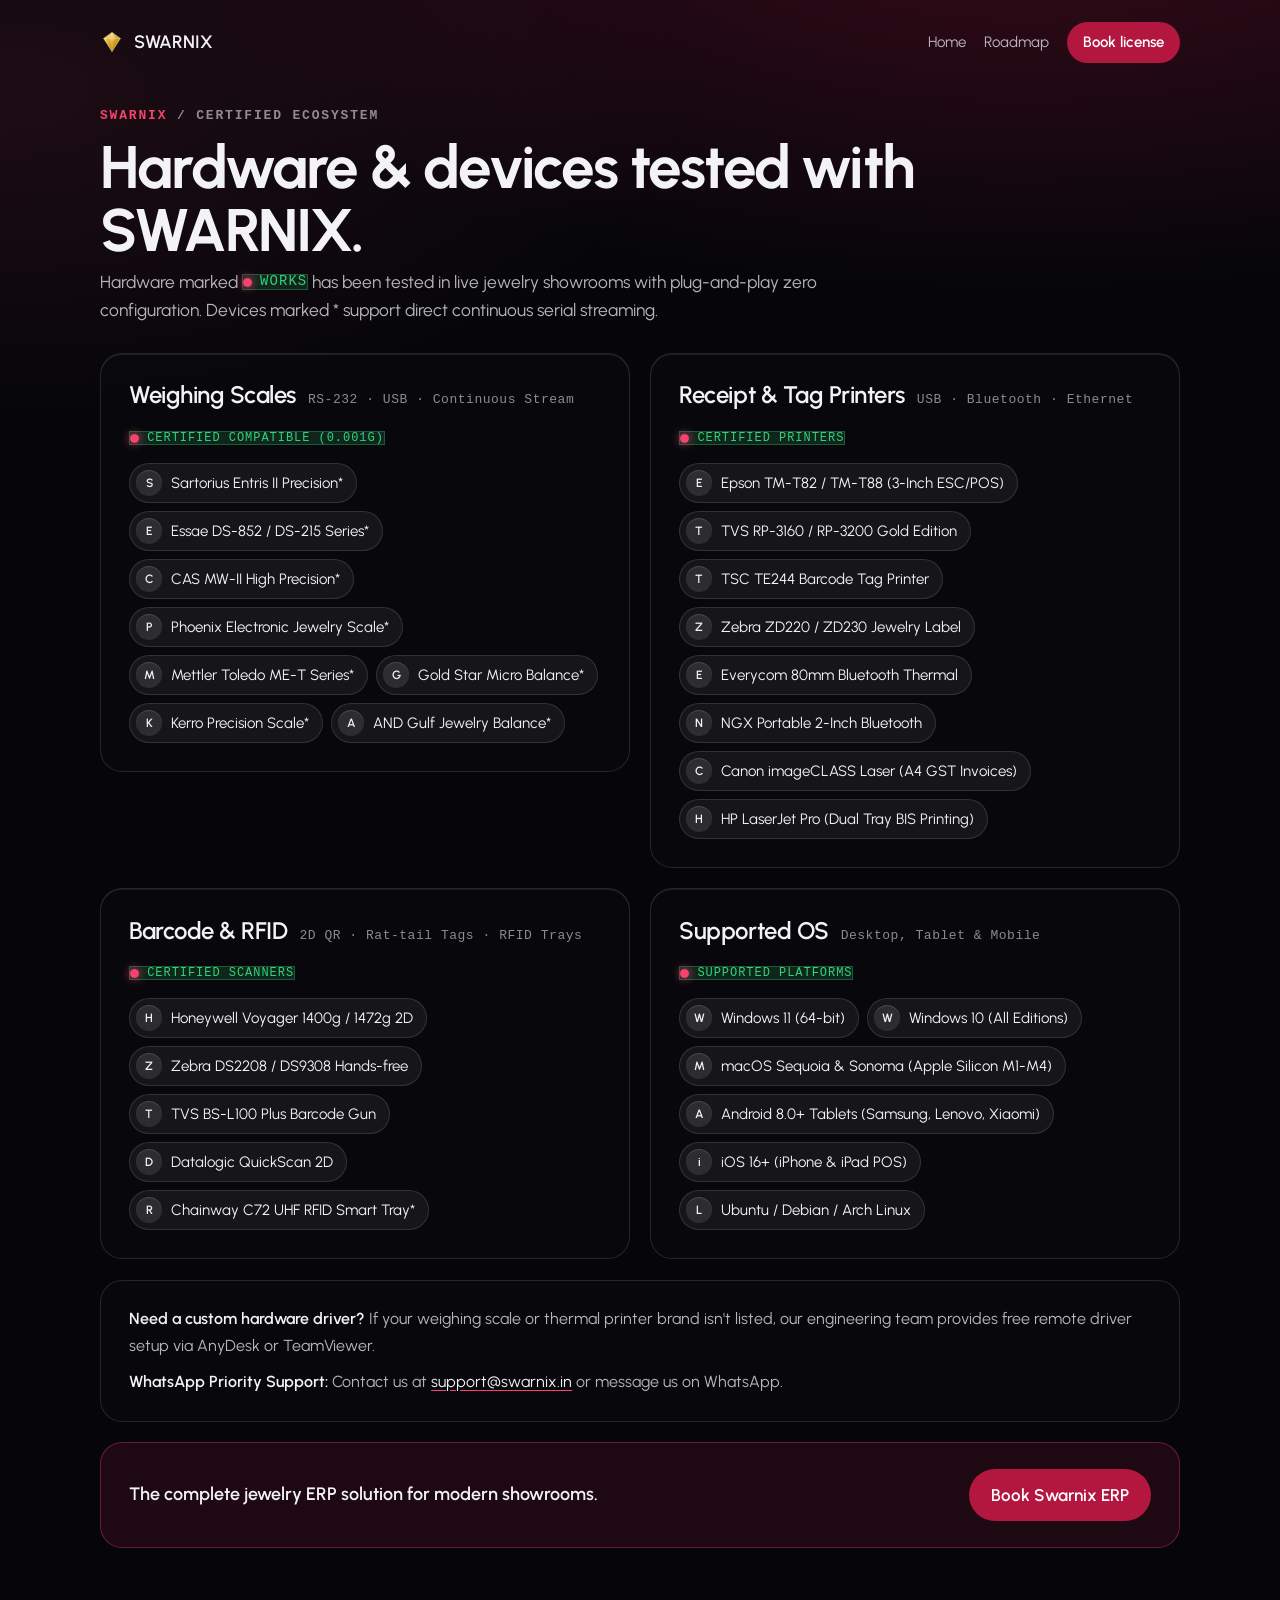
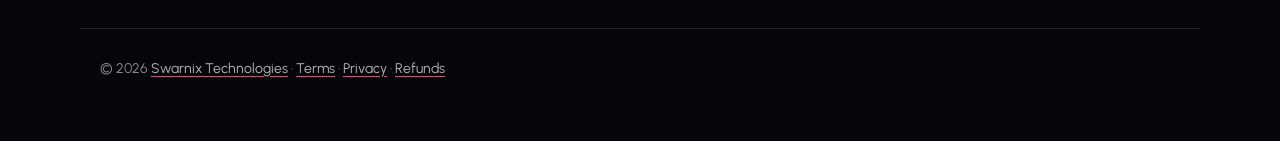
<file: apps/index.html>
<!doctype html>
<html lang="en">
<head>
<meta charset="utf-8">
<meta name="viewport" content="width=device-width, initial-scale=1">
<title>Tested Hardware & Devices · SWARNIX ERP</title>
<meta name="description" content="Certified digital weighing scales, thermal printers, barcode scanners, and operating systems tested with SWARNIX.">
<meta name="theme-color" content="#06060a">
<link rel="canonical" href="http://localhost:8085/apps">
<link rel="icon" href="../assets/logo.svg" type="image/svg+xml">
<link rel="stylesheet" href="../legal.css">
<link rel="stylesheet" href="../apps.css">
<style>
  :root {
    --gold: #e5b842;
    --gold-dark: #b8860b;
  }
  .badge-works { background: rgba(50, 210, 120, 0.15); color: #32d278; border: 1px solid rgba(50, 210, 120, 0.3); }
  .badge-testing { background: rgba(229, 184, 66, 0.15); color: var(--gold); border: 1px solid rgba(229, 184, 66, 0.3); }
  a.book-link { background: var(--gold-dark); color: #fff; font-weight: 600; padding: 6px 14px; border-radius: 999px; text-decoration: none; }
</style>
</head>
<body>
<header class="top">
  <a class="brand" href="../"><img src="../assets/logo.svg" alt="" width="24" height="24">SWARNIX</a>
  <nav aria-label="Site"><a href="../">Home</a><a href="../#roadmap">Roadmap</a><a class="book-link" href="https://buy.stripe.com/">Book license</a></nav>
</header>
<main class="apps">
  <p class="eyebrow"><b>SWARNIX</b> / Certified Ecosystem</p>
  <h1>Hardware & devices tested with SWARNIX.</h1>
  <p class="apps-intro">Hardware marked <span class="badge badge-works">Works</span> has been tested in live jewelry showrooms with plug-and-play zero configuration. Devices marked * support direct continuous serial streaming.</p>
    <div>
      <div class="worlds">
        <section class="world" aria-label="Digital Weighing Scales">
          <p class="world-head"><b>Weighing Scales</b>RS-232 · USB · Continuous Stream</p>
          <h4 class="badge badge-works">Certified Compatible (0.001g)</h4>
          <ul class="app-list">
            <li><i aria-hidden="true">S</i><span>Sartorius Entris II Precision*</span></li>
            <li><i aria-hidden="true">E</i><span>Essae DS-852 / DS-215 Series*</span></li>
            <li><i aria-hidden="true">C</i><span>CAS MW-II High Precision*</span></li>
            <li><i aria-hidden="true">P</i><span>Phoenix Electronic Jewelry Scale*</span></li>
            <li><i aria-hidden="true">M</i><span>Mettler Toledo ME-T Series*</span></li>
            <li><i aria-hidden="true">G</i><span>Gold Star Micro Balance*</span></li>
            <li><i aria-hidden="true">K</i><span>Kerro Precision Scale*</span></li>
            <li><i aria-hidden="true">A</i><span>AND Gulf Jewelry Balance*</span></li>
          </ul>
        </section>

        <section class="world" aria-label="Thermal & Laser Printers">
          <p class="world-head"><b>Receipt & Tag Printers</b>USB · Bluetooth · Ethernet</p>
          <h4 class="badge badge-works">Certified Printers</h4>
          <ul class="app-list">
            <li><i aria-hidden="true">E</i><span>Epson TM-T82 / TM-T88 (3-Inch ESC/POS)</span></li>
            <li><i aria-hidden="true">T</i><span>TVS RP-3160 / RP-3200 Gold Edition</span></li>
            <li><i aria-hidden="true">T</i><span>TSC TE244 Barcode Tag Printer</span></li>
            <li><i aria-hidden="true">Z</i><span>Zebra ZD220 / ZD230 Jewelry Label</span></li>
            <li><i aria-hidden="true">E</i><span>Everycom 80mm Bluetooth Thermal</span></li>
            <li><i aria-hidden="true">N</i><span>NGX Portable 2-Inch Bluetooth</span></li>
            <li><i aria-hidden="true">C</i><span>Canon imageCLASS Laser (A4 GST Invoices)</span></li>
            <li><i aria-hidden="true">H</i><span>HP LaserJet Pro (Dual Tray BIS Printing)</span></li>
          </ul>
        </section>

        <section class="world" aria-label="Barcode & RFID Scanners">
          <p class="world-head"><b>Barcode & RFID</b>2D QR · Rat-tail Tags · RFID Trays</p>
          <h4 class="badge badge-works">Certified Scanners</h4>
          <ul class="app-list">
            <li><i aria-hidden="true">H</i><span>Honeywell Voyager 1400g / 1472g 2D</span></li>
            <li><i aria-hidden="true">Z</i><span>Zebra DS2208 / DS9308 Hands-free</span></li>
            <li><i aria-hidden="true">T</i><span>TVS BS-L100 Plus Barcode Gun</span></li>
            <li><i aria-hidden="true">D</i><span>Datalogic QuickScan 2D</span></li>
            <li><i aria-hidden="true">R</i><span>Chainway C72 UHF RFID Smart Tray*</span></li>
          </ul>
        </section>

        <section class="world" aria-label="Operating Systems">
          <p class="world-head"><b>Supported OS</b>Desktop, Tablet & Mobile</p>
          <h4 class="badge badge-works">Supported Platforms</h4>
          <ul class="app-list">
            <li><i aria-hidden="true">W</i><span>Windows 11 (64-bit)</span></li>
            <li><i aria-hidden="true">W</i><span>Windows 10 (All Editions)</span></li>
            <li><i aria-hidden="true">M</i><span>macOS Sequoia & Sonoma (Apple Silicon M1-M4)</span></li>
            <li><i aria-hidden="true">A</i><span>Android 8.0+ Tablets (Samsung, Lenovo, Xiaomi)</span></li>
            <li><i aria-hidden="true">i</i><span>iOS 16+ (iPhone & iPad POS)</span></li>
            <li><i aria-hidden="true">L</i><span>Ubuntu / Debian / Arch Linux</span></li>
          </ul>
        </section>
      </div>

      <div class="supported-foot">
        <p class="supported-note"><b>Need a custom hardware driver?</b> If your weighing scale or thermal printer brand isn't listed, our engineering team provides free remote driver setup via AnyDesk or TeamViewer.</p>
        <p class="supported-ask"><b>WhatsApp Priority Support:</b> Contact us at <a href="mailto:support@swarnix.in">support@swarnix.in</a> or message us on WhatsApp.</p>
      </div>
    </div>
  <div class="apps-cta"><p>The complete jewelry ERP solution for modern showrooms.</p><a href="https://buy.stripe.com/">Book Swarnix ERP</a></div>
</main>
<footer>
  <p>© 2026 <a href="../">Swarnix Technologies</a> · <a href="../terms/">Terms</a> · <a href="../privacy/">Privacy</a> · <a href="../refunds/">Refunds</a></p>
</footer>
</body>
</html>
</file>
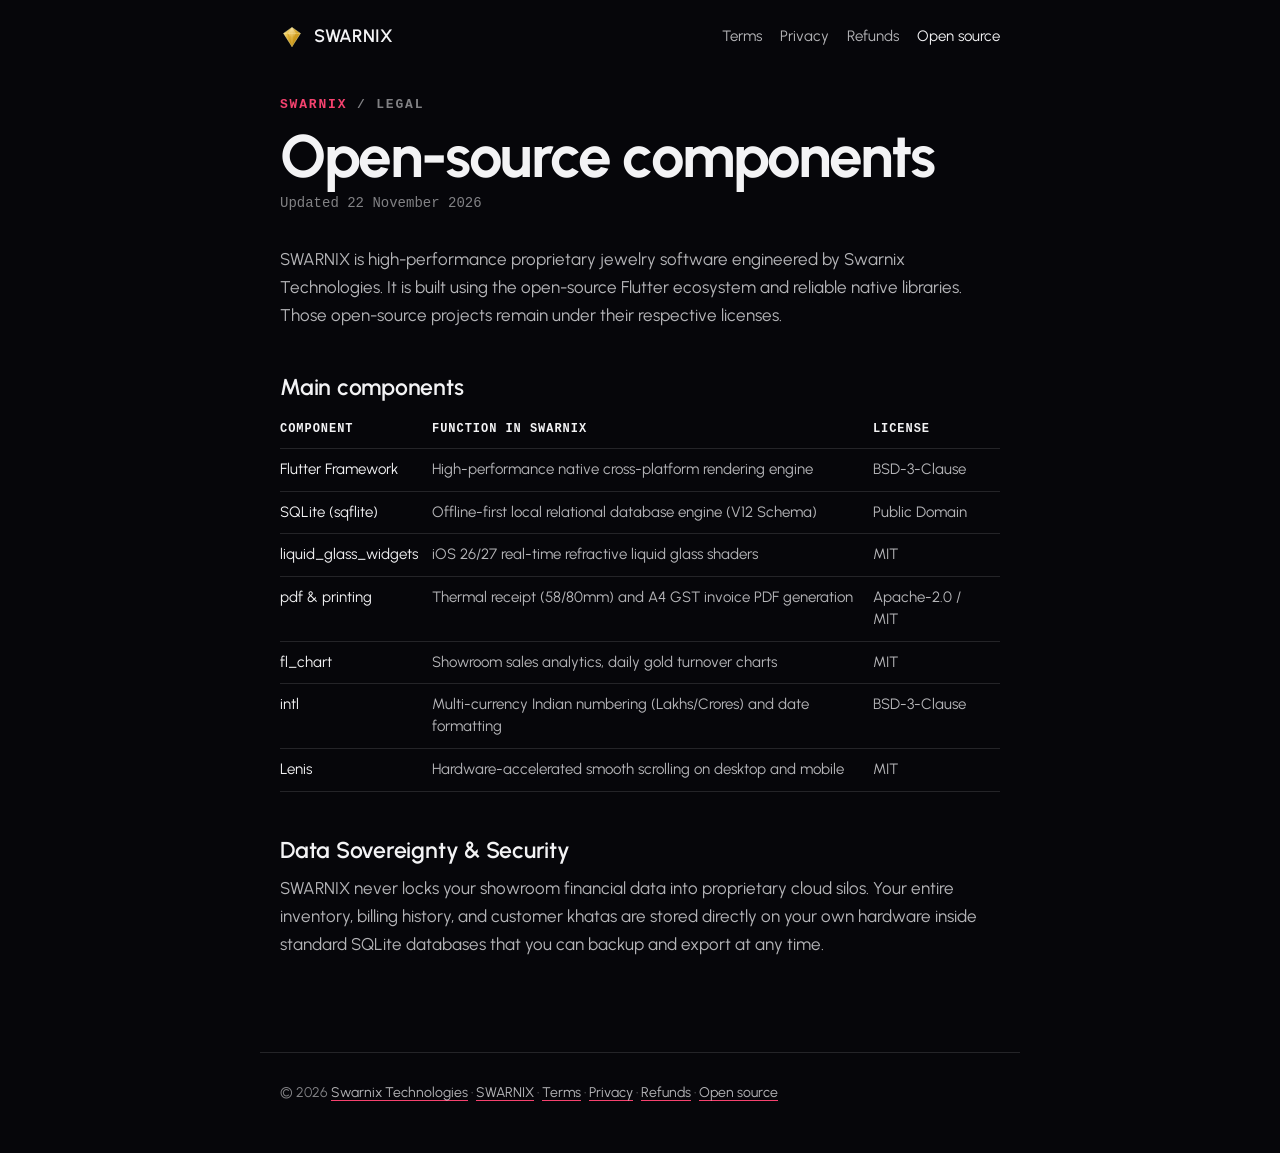
<file: open-source/index.html>
<!doctype html>
<html lang="en">
<head>
<meta charset="utf-8">
<meta name="viewport" content="width=device-width, initial-scale=1">
<title>Open-Source Components · SWARNIX ERP</title>
<meta name="description" content="Open-source packages and frameworks powering the SWARNIX Jewelry ERP.">
<link rel="canonical" href="http://localhost:8085/open-source">
<link rel="icon" href="../assets/logo.svg" type="image/svg+xml">
<link rel="stylesheet" href="../legal.css">
</head>
<body>
<header class="top">
  <a class="brand" href="../"><img src="../assets/logo.svg" alt="" width="24" height="24">SWARNIX</a>
  <nav aria-label="Legal"><a href="../terms/">Terms</a><a href="../privacy/">Privacy</a><a href="../refunds/">Refunds</a><a href="../open-source/" aria-current="page">Open source</a></nav>
</header>
<main>
  <p class="eyebrow"><b>SWARNIX</b> / Legal</p>
  <h1>Open-source components</h1>
  <p class="date">Updated 22 November 2026</p>

  <p>SWARNIX is high-performance proprietary jewelry software engineered by Swarnix Technologies. It is built using the open-source Flutter ecosystem and reliable native libraries. Those open-source projects remain under their respective licenses.</p>

  <h2>Main components</h2>
  <table class="oss">
    <thead><tr><th scope="col">Component</th><th scope="col">Function in SWARNIX</th><th scope="col">License</th></tr></thead>
    <tbody>
      <tr><td>Flutter Framework</td><td>High-performance native cross-platform rendering engine</td><td>BSD-3-Clause</td></tr>
      <tr><td>SQLite (sqflite)</td><td>Offline-first local relational database engine (V12 Schema)</td><td>Public Domain</td></tr>
      <tr><td>liquid_glass_widgets</td><td>iOS 26/27 real-time refractive liquid glass shaders</td><td>MIT</td></tr>
      <tr><td>pdf & printing</td><td>Thermal receipt (58/80mm) and A4 GST invoice PDF generation</td><td>Apache-2.0 / MIT</td></tr>
      <tr><td>fl_chart</td><td>Showroom sales analytics, daily gold turnover charts</td><td>MIT</td></tr>
      <tr><td>intl</td><td>Multi-currency Indian numbering (Lakhs/Crores) and date formatting</td><td>BSD-3-Clause</td></tr>
      <tr><td>Lenis</td><td>Hardware-accelerated smooth scrolling on desktop and mobile</td><td>MIT</td></tr>
    </tbody>
  </table>

  <h2>Data Sovereignty & Security</h2>
  <p>SWARNIX never locks your showroom financial data into proprietary cloud silos. Your entire inventory, billing history, and customer khatas are stored directly on your own hardware inside standard SQLite databases that you can backup and export at any time.</p>
</main>
<footer>© 2026 <a href="../">Swarnix Technologies</a> · <a href="../">SWARNIX</a> · <a href="../terms/">Terms</a> · <a href="../privacy/">Privacy</a> · <a href="../refunds/">Refunds</a> · <a href="../open-source/">Open source</a></footer>
</body>
</html>
</file>
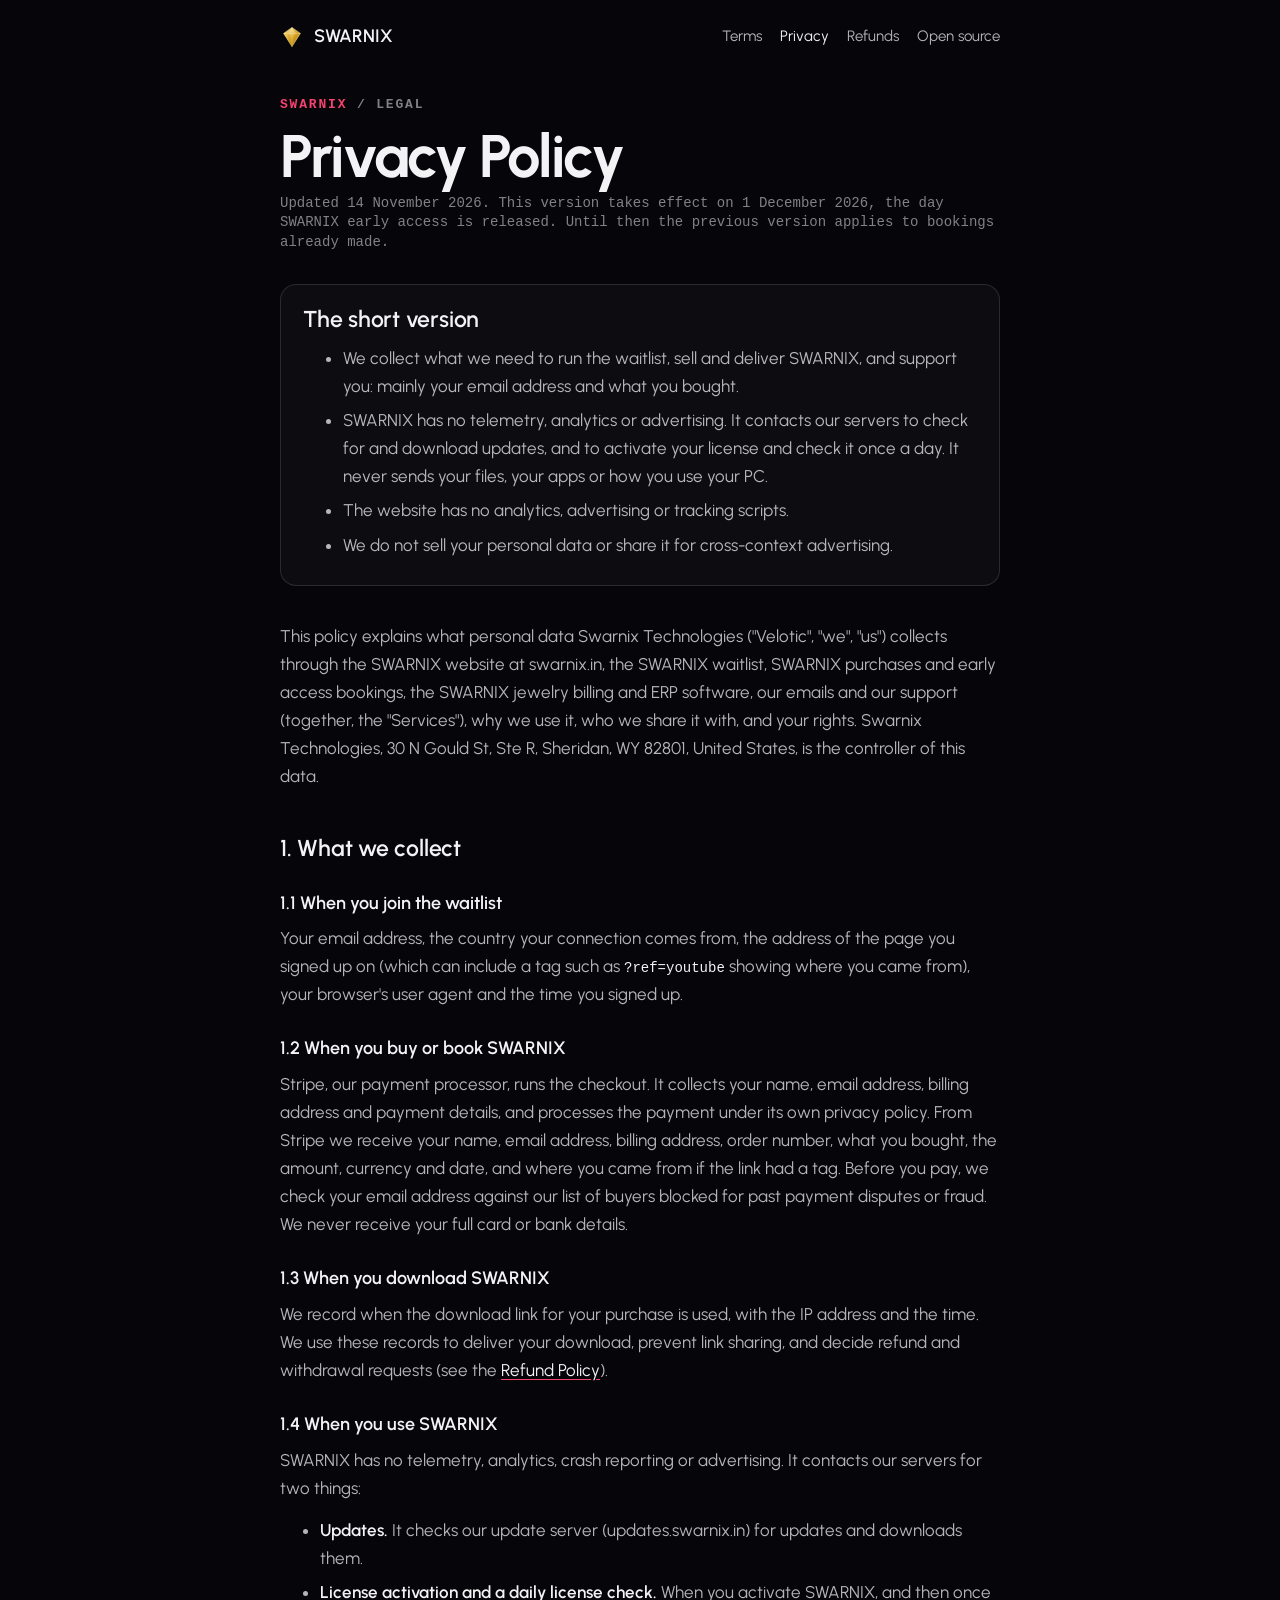
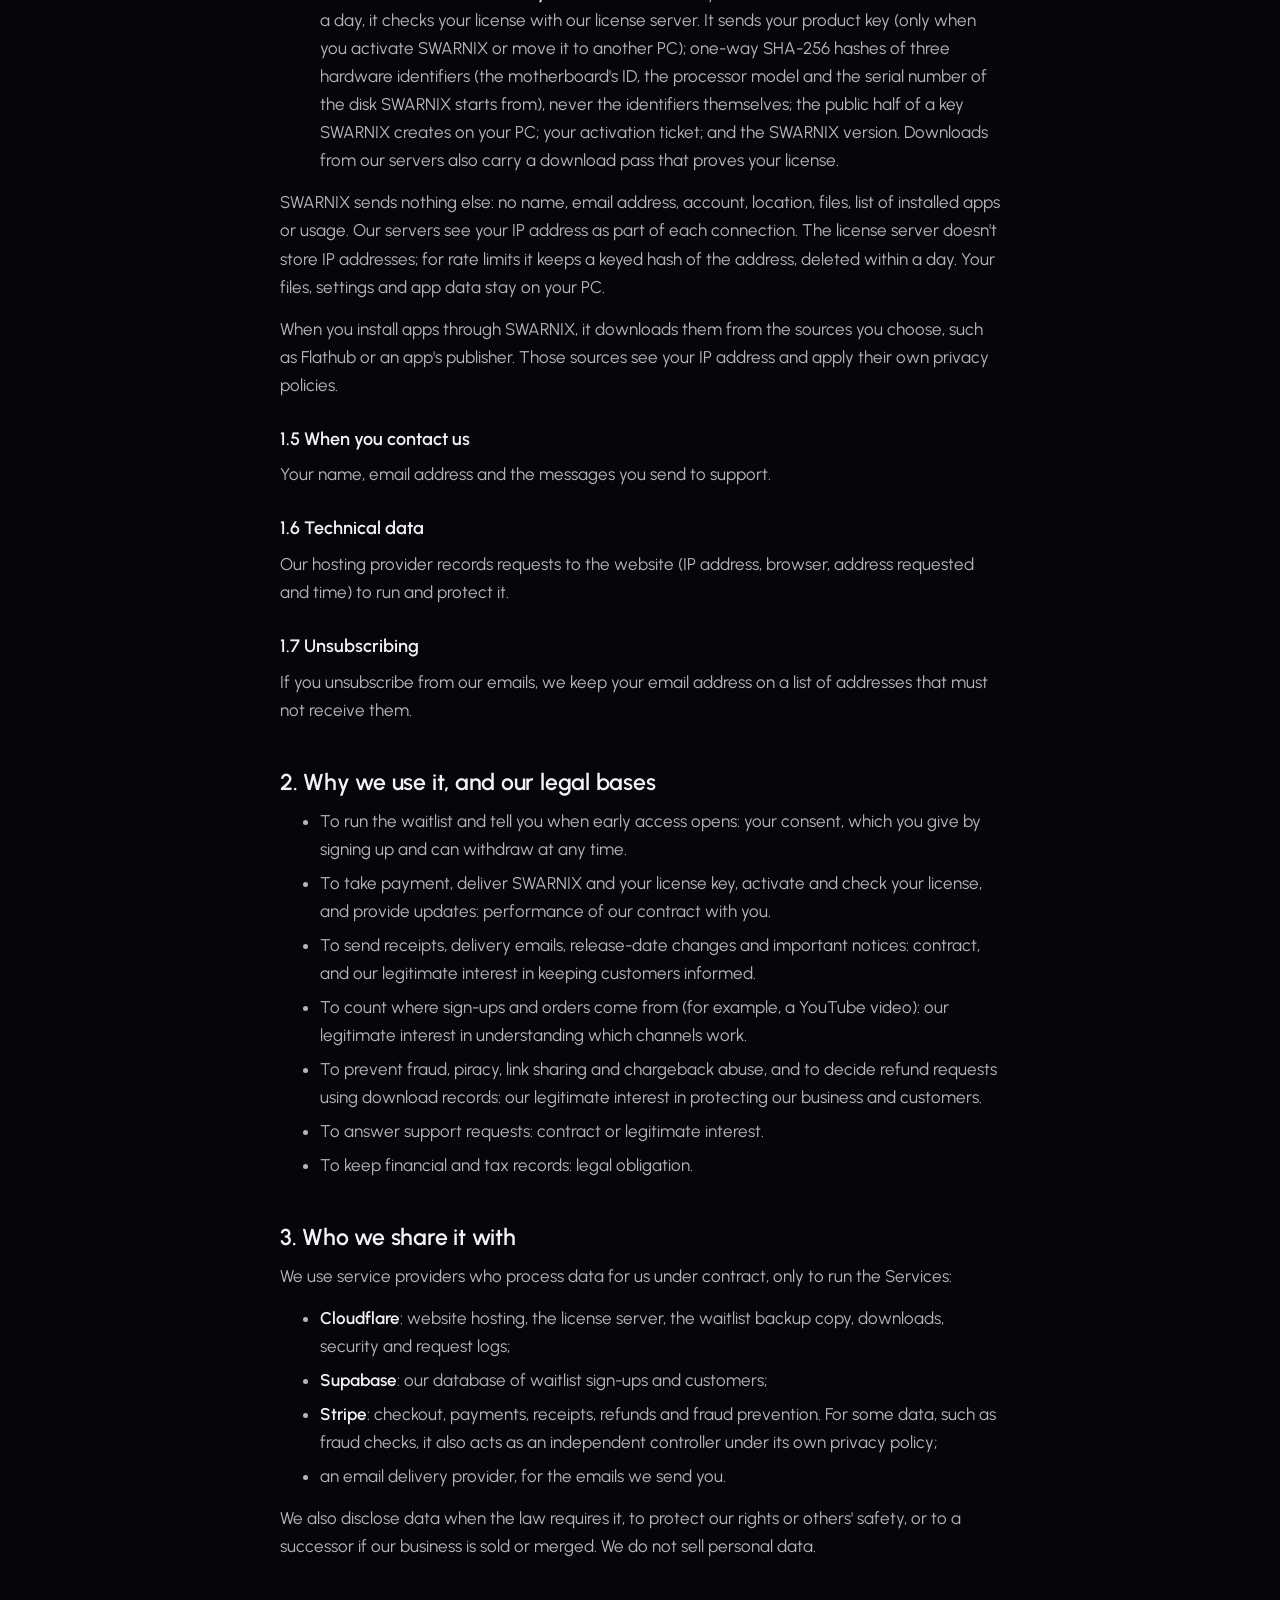
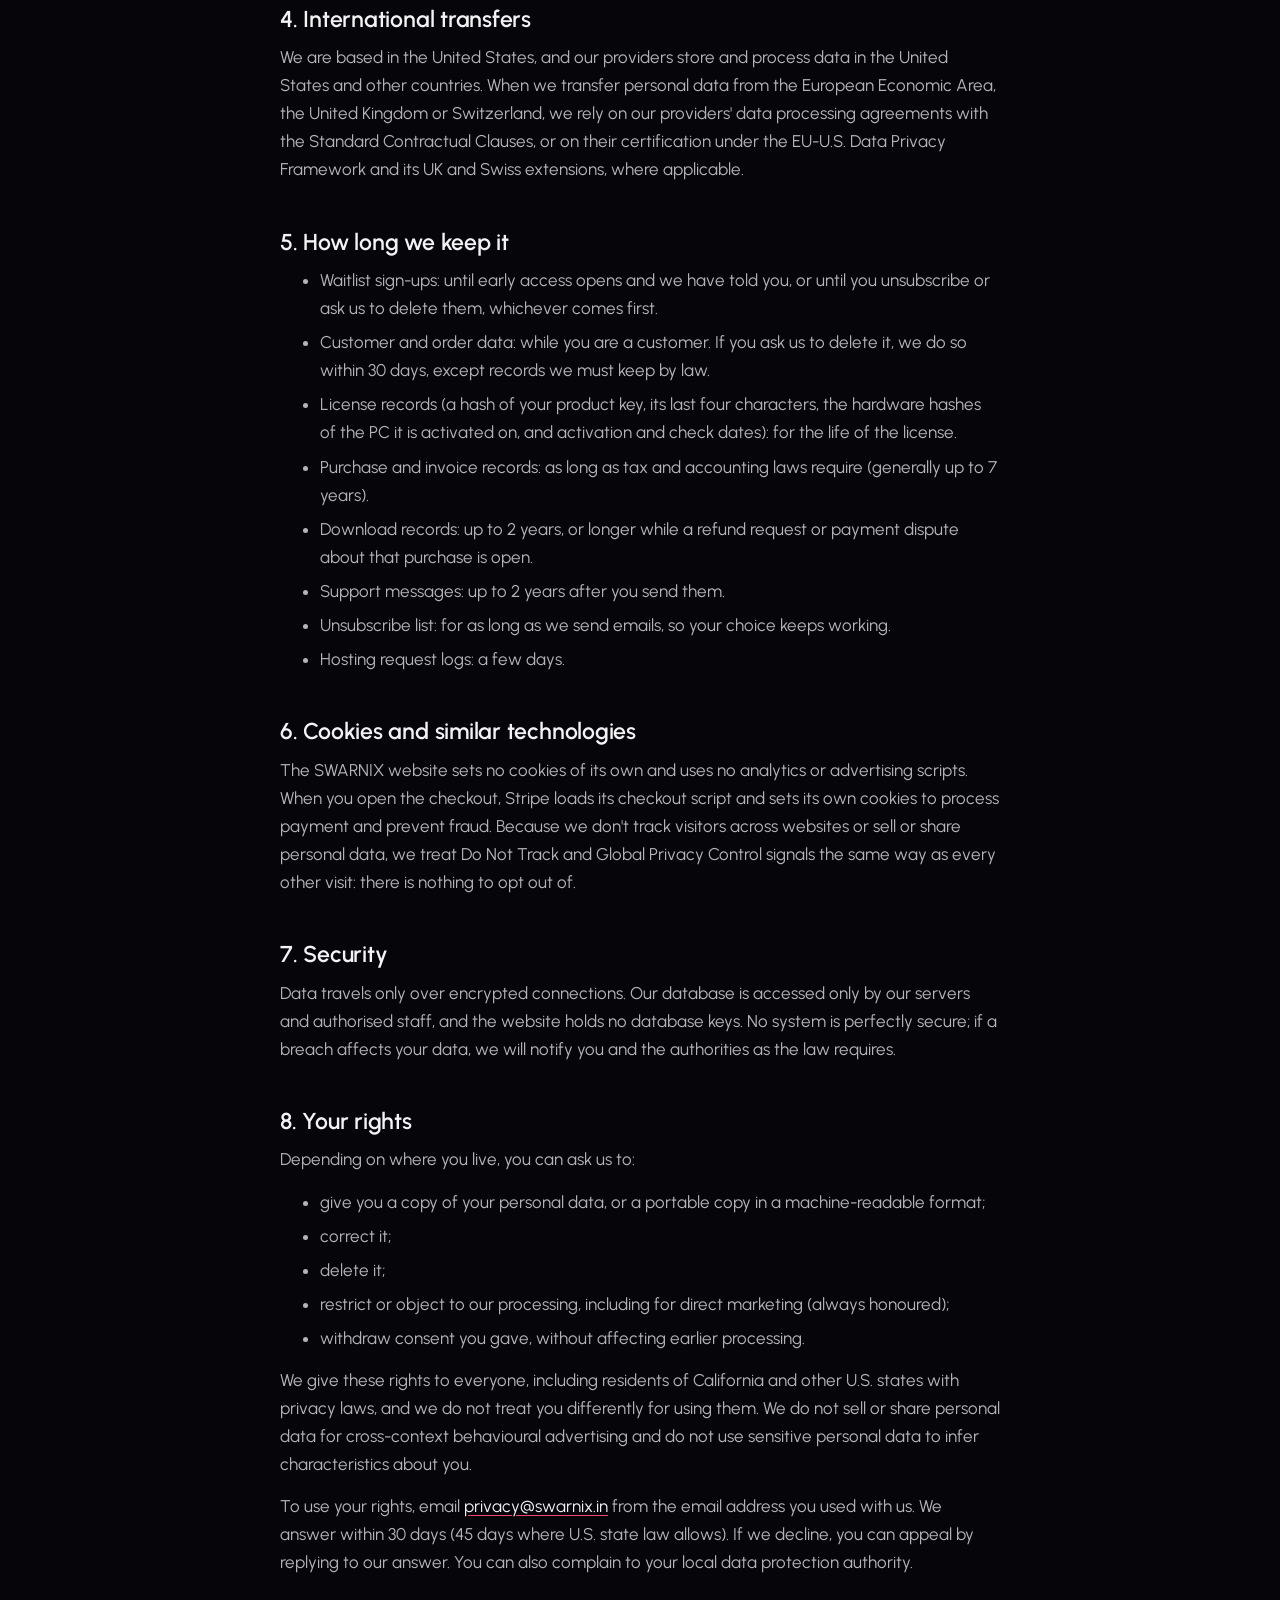
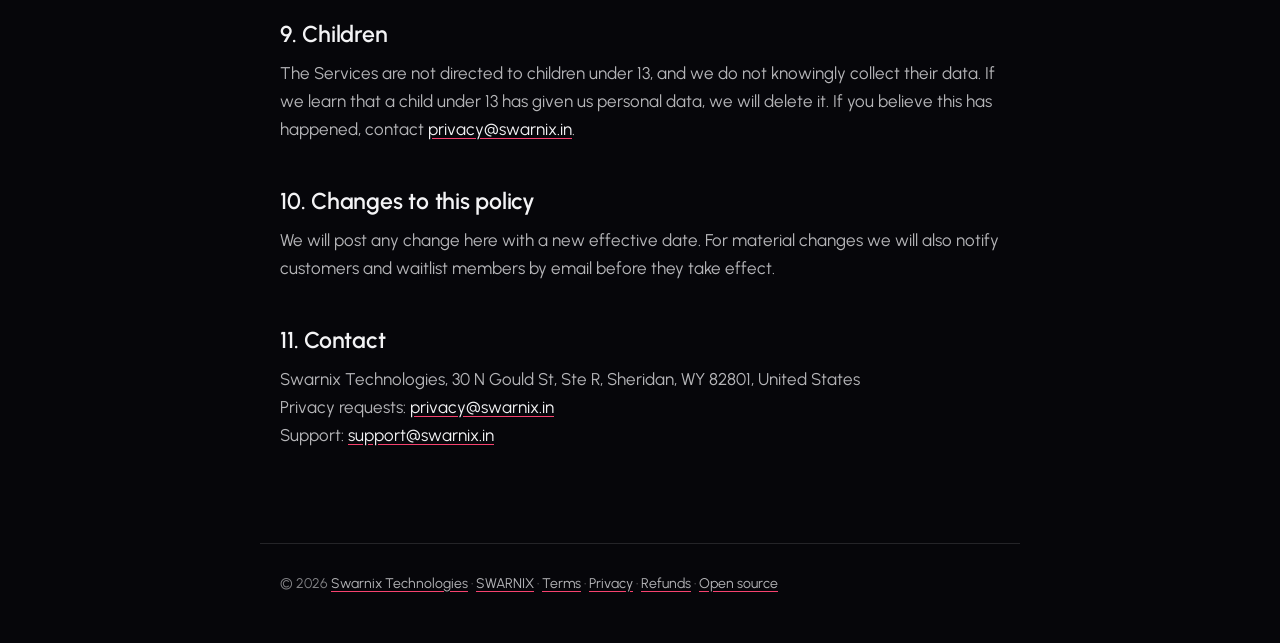
<file: privacy/index.html>
<!doctype html>

<html lang="en">

<head>

<meta charset="utf-8">

<meta name="viewport" content="width=device-width, initial-scale=1">

<title>Privacy Policy · SWARNIX</title>

<meta name="description" content="What personal data SWARNIX and its website collect, why, who we share it with, and your rights.">

<link rel="canonical" href="https://swarnix.in/privacy">

<link rel="icon" href="../assets/logo.svg" type="image/svg+xml">

<link rel="stylesheet" href="../legal.css">

</head>

<body>

<header class="top">

  <a class="brand" href="../"><img src="../assets/logo.svg" alt="" width="24" height="24">SWARNIX</a>

  <nav aria-label="Legal"><a href="../terms/">Terms</a><a href="../privacy/" aria-current="page">Privacy</a><a href="../refunds/">Refunds</a><a href="../open-source/">Open source</a></nav>

</header>

<main>

  <p class="eyebrow"><b>SWARNIX</b> / Legal</p>

  <h1>Privacy Policy</h1>

  <p class="date">Updated 14 November 2026. This version takes effect on 1 December 2026, the day SWARNIX early access is released. Until then the previous version applies to bookings already made.</p>



  <section class="short">

    <h2>The short version</h2>

    <ul>

      <li>We collect what we need to run the waitlist, sell and deliver SWARNIX, and support you: mainly your email address and what you bought.</li>

      <li>SWARNIX has no telemetry, analytics or advertising. It contacts our servers to check for and download updates, and to activate your license and check it once a day. It never sends your files, your apps or how you use your PC.</li>

      <li>The website has no analytics, advertising or tracking scripts.</li>

      <li>We do not sell your personal data or share it for cross-context advertising.</li>

    </ul>

  </section>



  <p>This policy explains what personal data Swarnix Technologies ("Velotic", "we", "us") collects through the SWARNIX website at swarnix.in, the SWARNIX waitlist, SWARNIX purchases and early access bookings, the SWARNIX jewelry billing and ERP software, our emails and our support (together, the "Services"), why we use it, who we share it with, and your rights. Swarnix Technologies, 30 N Gould St, Ste R, Sheridan, WY 82801, United States, is the controller of this data.</p>



  <h2>1. What we collect</h2>

  <h3>1.1 When you join the waitlist</h3>

  <p>Your email address, the country your connection comes from, the address of the page you signed up on (which can include a tag such as <code>?ref=youtube</code> showing where you came from), your browser's user agent and the time you signed up.</p>



  <h3>1.2 When you buy or book SWARNIX</h3>

  <p>Stripe, our payment processor, runs the checkout. It collects your name, email address, billing address and payment details, and processes the payment under its own privacy policy. From Stripe we receive your name, email address, billing address, order number, what you bought, the amount, currency and date, and where you came from if the link had a tag. Before you pay, we check your email address against our list of buyers blocked for past payment disputes or fraud. We never receive your full card or bank details.</p>



  <h3>1.3 When you download SWARNIX</h3>

  <p>We record when the download link for your purchase is used, with the IP address and the time. We use these records to deliver your download, prevent link sharing, and decide refund and withdrawal requests (see the <a href="../refunds/">Refund Policy</a>).</p>



  <h3>1.4 When you use SWARNIX</h3>

  <p>SWARNIX has no telemetry, analytics, crash reporting or advertising. It contacts our servers for two things:</p>

  <ul>

    <li><strong>Updates.</strong> It checks our update server (updates.swarnix.in) for updates and downloads them.</li>

    <li><strong>License activation and a daily license check.</strong> When you activate SWARNIX, and then once a day, it checks your license with our license server. It sends your product key (only when you activate SWARNIX or move it to another PC); one-way SHA-256 hashes of three hardware identifiers (the motherboard's ID, the processor model and the serial number of the disk SWARNIX starts from), never the identifiers themselves; the public half of a key SWARNIX creates on your PC; your activation ticket; and the SWARNIX version. Downloads from our servers also carry a download pass that proves your license.</li>

  </ul>

  <p>SWARNIX sends nothing else: no name, email address, account, location, files, list of installed apps or usage. Our servers see your IP address as part of each connection. The license server doesn't store IP addresses; for rate limits it keeps a keyed hash of the address, deleted within a day. Your files, settings and app data stay on your PC.</p>

  <p>When you install apps through SWARNIX, it downloads them from the sources you choose, such as Flathub or an app's publisher. Those sources see your IP address and apply their own privacy policies.</p>



  <h3>1.5 When you contact us</h3>

  <p>Your name, email address and the messages you send to support.</p>



  <h3>1.6 Technical data</h3>

  <p>Our hosting provider records requests to the website (IP address, browser, address requested and time) to run and protect it.</p>



  <h3>1.7 Unsubscribing</h3>

  <p>If you unsubscribe from our emails, we keep your email address on a list of addresses that must not receive them.</p>



  <h2>2. Why we use it, and our legal bases</h2>

  <ul>

    <li>To run the waitlist and tell you when early access opens: your consent, which you give by signing up and can withdraw at any time.</li>

    <li>To take payment, deliver SWARNIX and your license key, activate and check your license, and provide updates: performance of our contract with you.</li>

    <li>To send receipts, delivery emails, release-date changes and important notices: contract, and our legitimate interest in keeping customers informed.</li>

    <li>To count where sign-ups and orders come from (for example, a YouTube video): our legitimate interest in understanding which channels work.</li>

    <li>To prevent fraud, piracy, link sharing and chargeback abuse, and to decide refund requests using download records: our legitimate interest in protecting our business and customers.</li>

    <li>To answer support requests: contract or legitimate interest.</li>

    <li>To keep financial and tax records: legal obligation.</li>

  </ul>



  <h2>3. Who we share it with</h2>

  <p>We use service providers who process data for us under contract, only to run the Services:</p>

  <ul>

    <li><strong>Cloudflare</strong>: website hosting, the license server, the waitlist backup copy, downloads, security and request logs;</li>

    <li><strong>Supabase</strong>: our database of waitlist sign-ups and customers;</li>

    <li><strong>Stripe</strong>: checkout, payments, receipts, refunds and fraud prevention. For some data, such as fraud checks, it also acts as an independent controller under its own privacy policy;</li>

    <li>an email delivery provider, for the emails we send you.</li>

  </ul>

  <p>We also disclose data when the law requires it, to protect our rights or others' safety, or to a successor if our business is sold or merged. We do not sell personal data.</p>



  <h2>4. International transfers</h2>

  <p>We are based in the United States, and our providers store and process data in the United States and other countries. When we transfer personal data from the European Economic Area, the United Kingdom or Switzerland, we rely on our providers' data processing agreements with the Standard Contractual Clauses, or on their certification under the EU-U.S. Data Privacy Framework and its UK and Swiss extensions, where applicable.</p>



  <h2>5. How long we keep it</h2>

  <ul>

    <li>Waitlist sign-ups: until early access opens and we have told you, or until you unsubscribe or ask us to delete them, whichever comes first.</li>

    <li>Customer and order data: while you are a customer. If you ask us to delete it, we do so within 30 days, except records we must keep by law.</li>

    <li>License records (a hash of your product key, its last four characters, the hardware hashes of the PC it is activated on, and activation and check dates): for the life of the license.</li>

    <li>Purchase and invoice records: as long as tax and accounting laws require (generally up to 7 years).</li>

    <li>Download records: up to 2 years, or longer while a refund request or payment dispute about that purchase is open.</li>

    <li>Support messages: up to 2 years after you send them.</li>

    <li>Unsubscribe list: for as long as we send emails, so your choice keeps working.</li>

    <li>Hosting request logs: a few days.</li>

  </ul>



  <h2>6. Cookies and similar technologies</h2>

  <p>The SWARNIX website sets no cookies of its own and uses no analytics or advertising scripts. When you open the checkout, Stripe loads its checkout script and sets its own cookies to process payment and prevent fraud. Because we don't track visitors across websites or sell or share personal data, we treat Do Not Track and Global Privacy Control signals the same way as every other visit: there is nothing to opt out of.</p>



  <h2>7. Security</h2>

  <p>Data travels only over encrypted connections. Our database is accessed only by our servers and authorised staff, and the website holds no database keys. No system is perfectly secure; if a breach affects your data, we will notify you and the authorities as the law requires.</p>



  <h2>8. Your rights</h2>

  <p>Depending on where you live, you can ask us to:</p>

  <ul>

    <li>give you a copy of your personal data, or a portable copy in a machine-readable format;</li>

    <li>correct it;</li>

    <li>delete it;</li>

    <li>restrict or object to our processing, including for direct marketing (always honoured);</li>

    <li>withdraw consent you gave, without affecting earlier processing.</li>

  </ul>

  <p>We give these rights to everyone, including residents of California and other U.S. states with privacy laws, and we do not treat you differently for using them. We do not sell or share personal data for cross-context behavioural advertising and do not use sensitive personal data to infer characteristics about you.</p>

  <p>To use your rights, email <a href="mailto:privacy@swarnix.in">privacy@swarnix.in</a> from the email address you used with us. We answer within 30 days (45 days where U.S. state law allows). If we decline, you can appeal by replying to our answer. You can also complain to your local data protection authority.</p>



  <h2>9. Children</h2>

  <p>The Services are not directed to children under 13, and we do not knowingly collect their data. If we learn that a child under 13 has given us personal data, we will delete it. If you believe this has happened, contact <a href="mailto:privacy@swarnix.in">privacy@swarnix.in</a>.</p>



  <h2>10. Changes to this policy</h2>

  <p>We will post any change here with a new effective date. For material changes we will also notify customers and waitlist members by email before they take effect.</p>



  <h2>11. Contact</h2>

  <p>Swarnix Technologies, 30 N Gould St, Ste R, Sheridan, WY 82801, United States<br>Privacy requests: <a href="mailto:privacy@swarnix.in">privacy@swarnix.in</a><br>Support: <a href="mailto:support@swarnix.in">support@swarnix.in</a></p>

</main>

<footer>© 2026 <a href="https://swarnix.in">Swarnix Technologies</a> · <a href="../">SWARNIX</a> · <a href="../terms/">Terms</a> · <a href="../privacy/">Privacy</a> · <a href="../refunds/">Refunds</a> · <a href="../open-source/">Open source</a></footer>

</body>

</html>
</file>
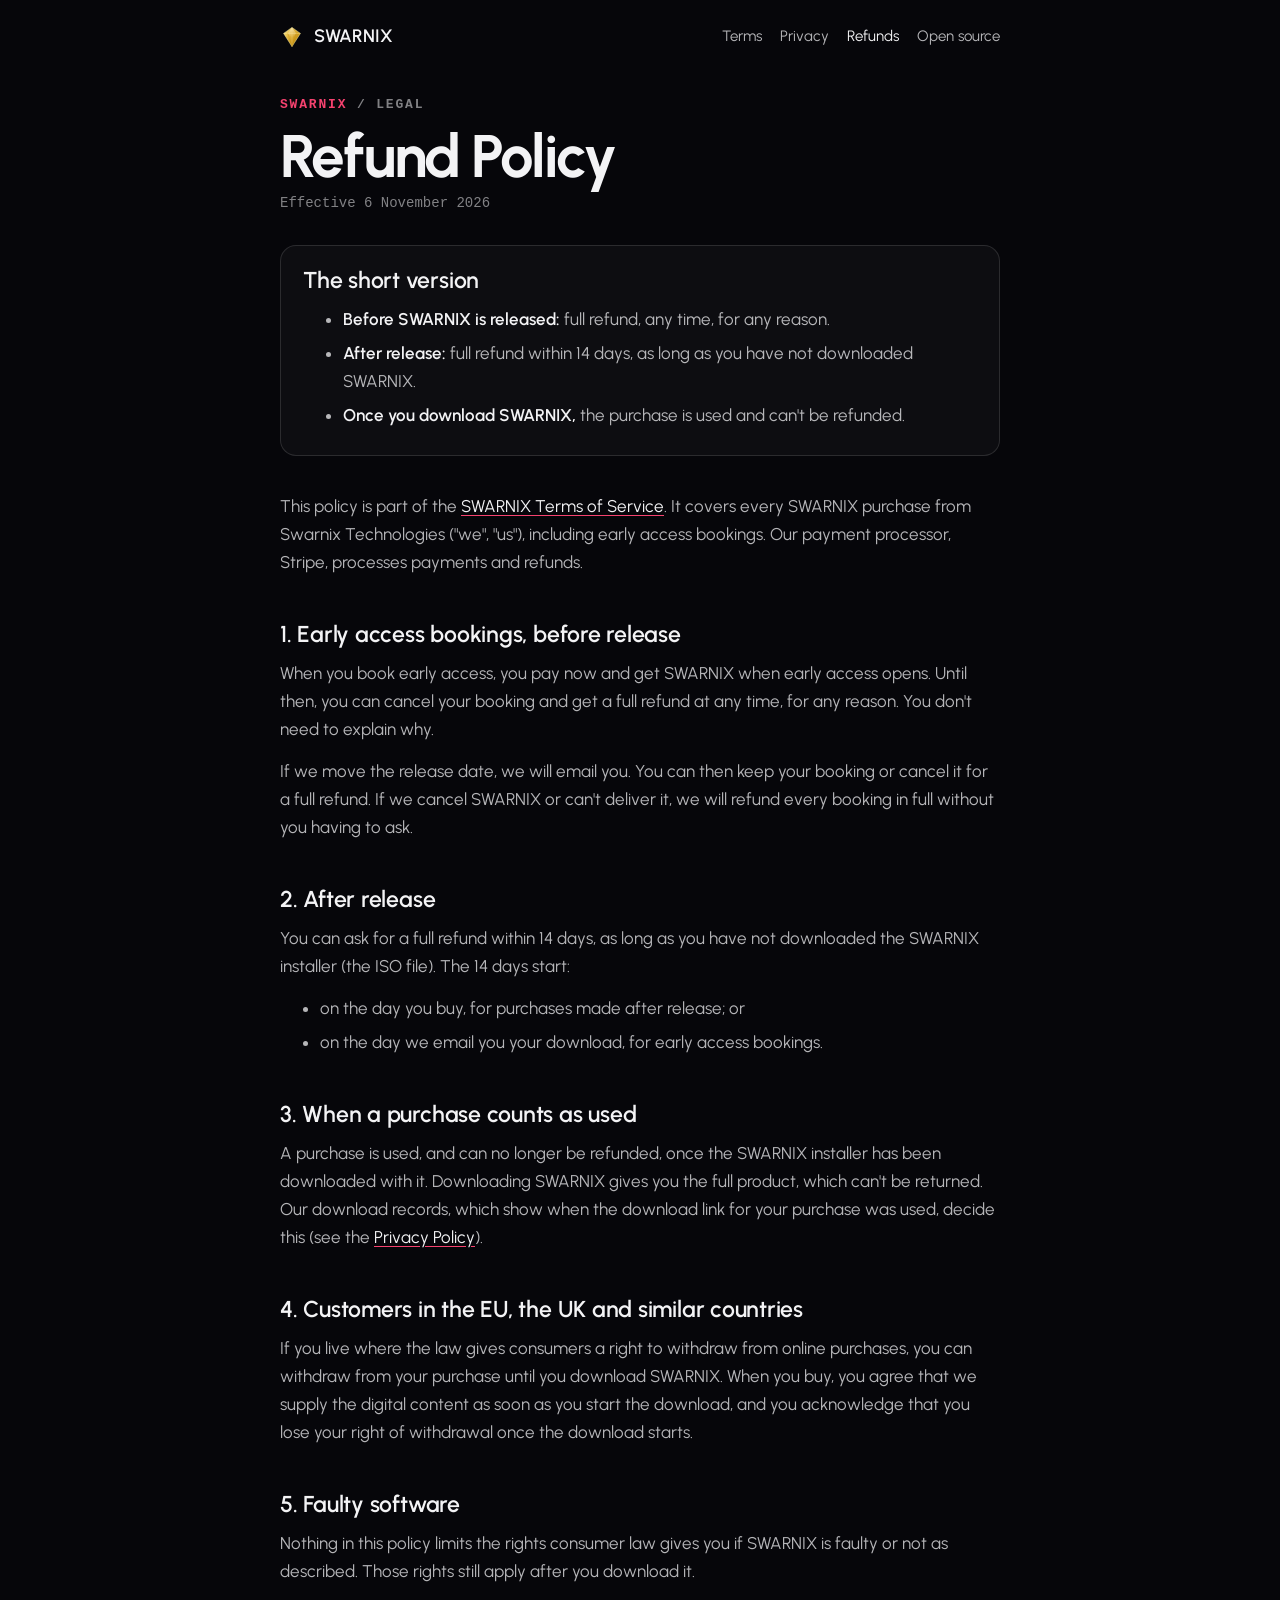
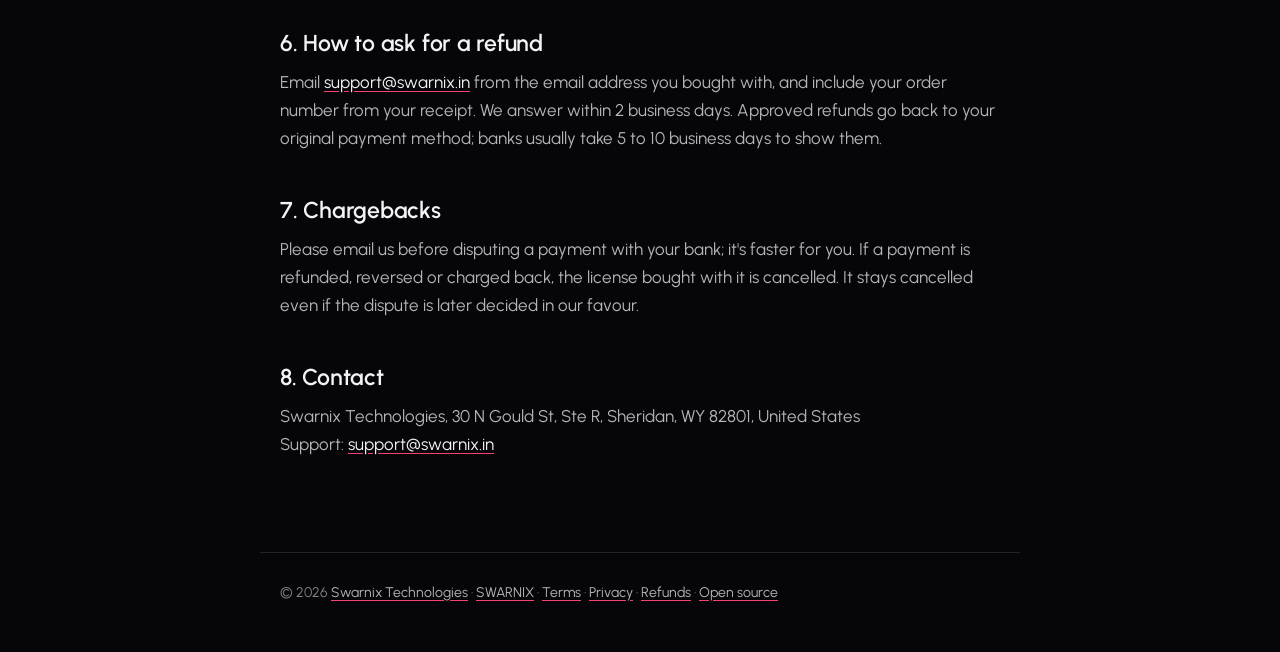
<file: refunds/index.html>
<!doctype html>

<html lang="en">

<head>

<meta charset="utf-8">

<meta name="viewport" content="width=device-width, initial-scale=1">

<title>Refund Policy · SWARNIX</title>

<meta name="description" content="SWARNIX refunds: a full refund any time before release; after release, within 14 days if you have not downloaded SWARNIX.">

<link rel="canonical" href="https://swarnix.in/refunds">

<link rel="icon" href="../assets/logo.svg" type="image/svg+xml">

<link rel="stylesheet" href="../legal.css">

</head>

<body>

<header class="top">

  <a class="brand" href="../"><img src="../assets/logo.svg" alt="" width="24" height="24">SWARNIX</a>

  <nav aria-label="Legal"><a href="../terms/">Terms</a><a href="../privacy/">Privacy</a><a href="../refunds/" aria-current="page">Refunds</a><a href="../open-source/">Open source</a></nav>

</header>

<main>

  <p class="eyebrow"><b>SWARNIX</b> / Legal</p>

  <h1>Refund Policy</h1>

  <p class="date">Effective 6 November 2026</p>



  <section class="short">

    <h2>The short version</h2>

    <ul>

      <li><strong>Before SWARNIX is released:</strong> full refund, any time, for any reason.</li>

      <li><strong>After release:</strong> full refund within 14 days, as long as you have not downloaded SWARNIX.</li>

      <li><strong>Once you download SWARNIX,</strong> the purchase is used and can't be refunded.</li>

    </ul>

  </section>



  <p>This policy is part of the <a href="../terms/">SWARNIX Terms of Service</a>. It covers every SWARNIX purchase from Swarnix Technologies ("we", "us"), including early access bookings. Our payment processor, Stripe, processes payments and refunds.</p>



  <h2>1. Early access bookings, before release</h2>

  <p>When you book early access, you pay now and get SWARNIX when early access opens. Until then, you can cancel your booking and get a full refund at any time, for any reason. You don't need to explain why.</p>

  <p>If we move the release date, we will email you. You can then keep your booking or cancel it for a full refund. If we cancel SWARNIX or can't deliver it, we will refund every booking in full without you having to ask.</p>



  <h2>2. After release</h2>

  <p>You can ask for a full refund within 14 days, as long as you have not downloaded the SWARNIX installer (the ISO file). The 14 days start:</p>

  <ul>

    <li>on the day you buy, for purchases made after release; or</li>

    <li>on the day we email you your download, for early access bookings.</li>

  </ul>



  <h2>3. When a purchase counts as used</h2>

  <p>A purchase is used, and can no longer be refunded, once the SWARNIX installer has been downloaded with it. Downloading SWARNIX gives you the full product, which can't be returned. Our download records, which show when the download link for your purchase was used, decide this (see the <a href="../privacy/">Privacy Policy</a>).</p>



  <h2>4. Customers in the EU, the UK and similar countries</h2>

  <p>If you live where the law gives consumers a right to withdraw from online purchases, you can withdraw from your purchase until you download SWARNIX. When you buy, you agree that we supply the digital content as soon as you start the download, and you acknowledge that you lose your right of withdrawal once the download starts.</p>



  <h2>5. Faulty software</h2>

  <p>Nothing in this policy limits the rights consumer law gives you if SWARNIX is faulty or not as described. Those rights still apply after you download it.</p>



  <h2>6. How to ask for a refund</h2>

  <p>Email <a href="mailto:support@swarnix.in">support@swarnix.in</a> from the email address you bought with, and include your order number from your receipt. We answer within 2 business days. Approved refunds go back to your original payment method; banks usually take 5 to 10 business days to show them.</p>



  <h2>7. Chargebacks</h2>

  <p>Please email us before disputing a payment with your bank; it's faster for you. If a payment is refunded, reversed or charged back, the license bought with it is cancelled. It stays cancelled even if the dispute is later decided in our favour.</p>



  <h2>8. Contact</h2>

  <p>Swarnix Technologies, 30 N Gould St, Ste R, Sheridan, WY 82801, United States<br>Support: <a href="mailto:support@swarnix.in">support@swarnix.in</a></p>

</main>

<footer>© 2026 <a href="https://swarnix.in">Swarnix Technologies</a> · <a href="../">SWARNIX</a> · <a href="../terms/">Terms</a> · <a href="../privacy/">Privacy</a> · <a href="../refunds/">Refunds</a> · <a href="../open-source/">Open source</a></footer>

</body>

</html>
</file>
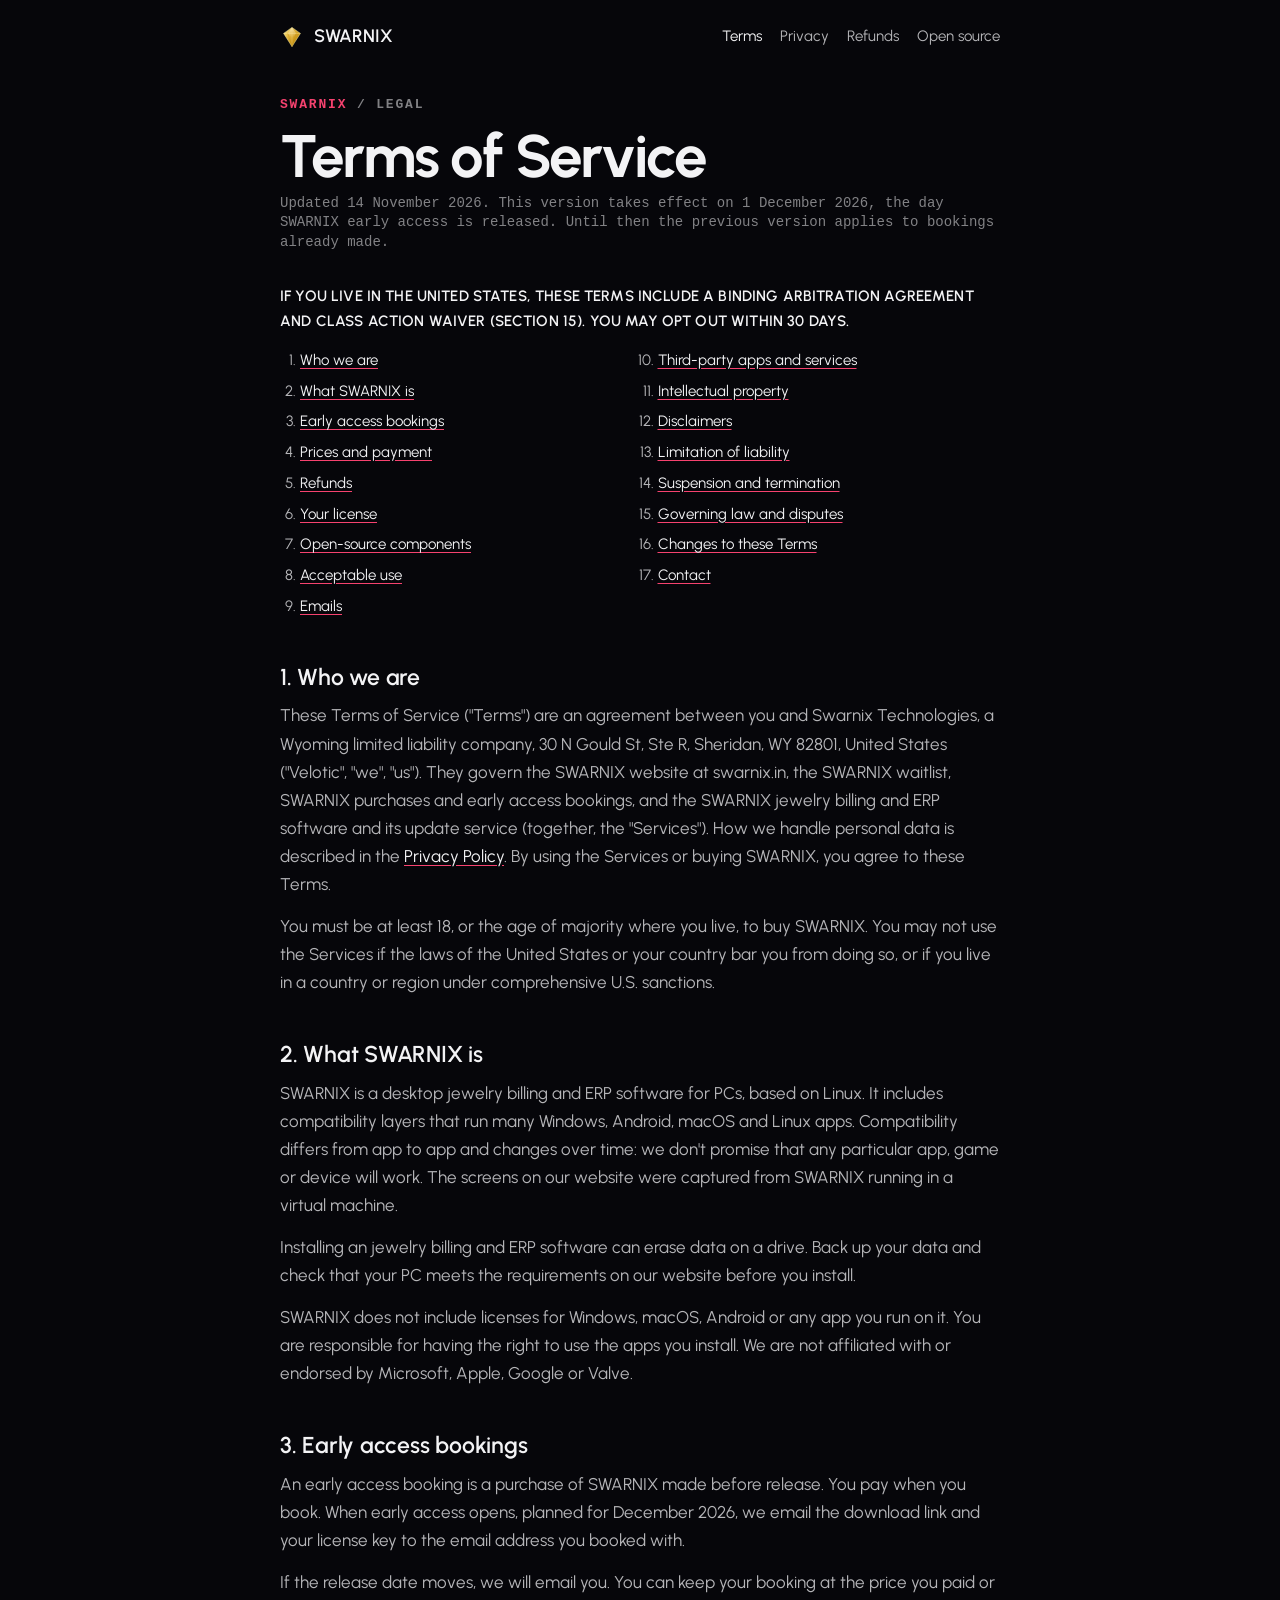
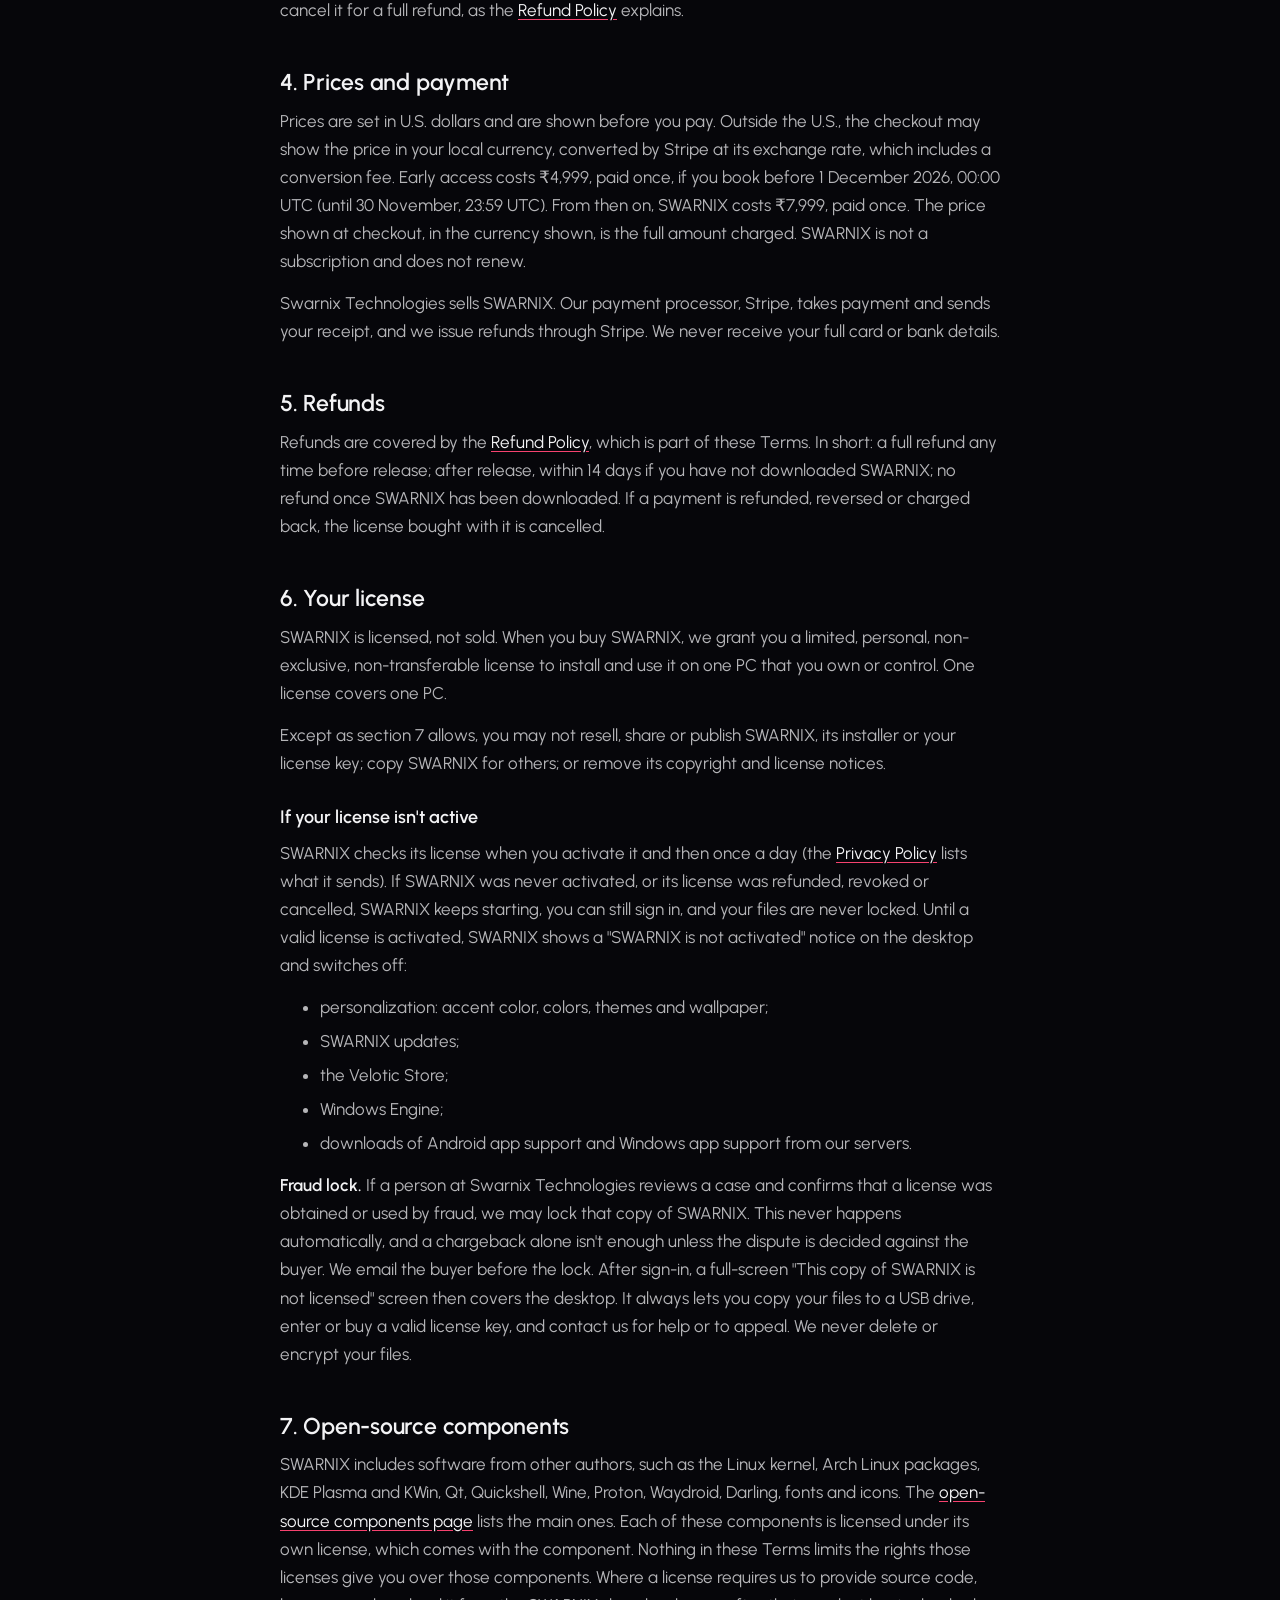
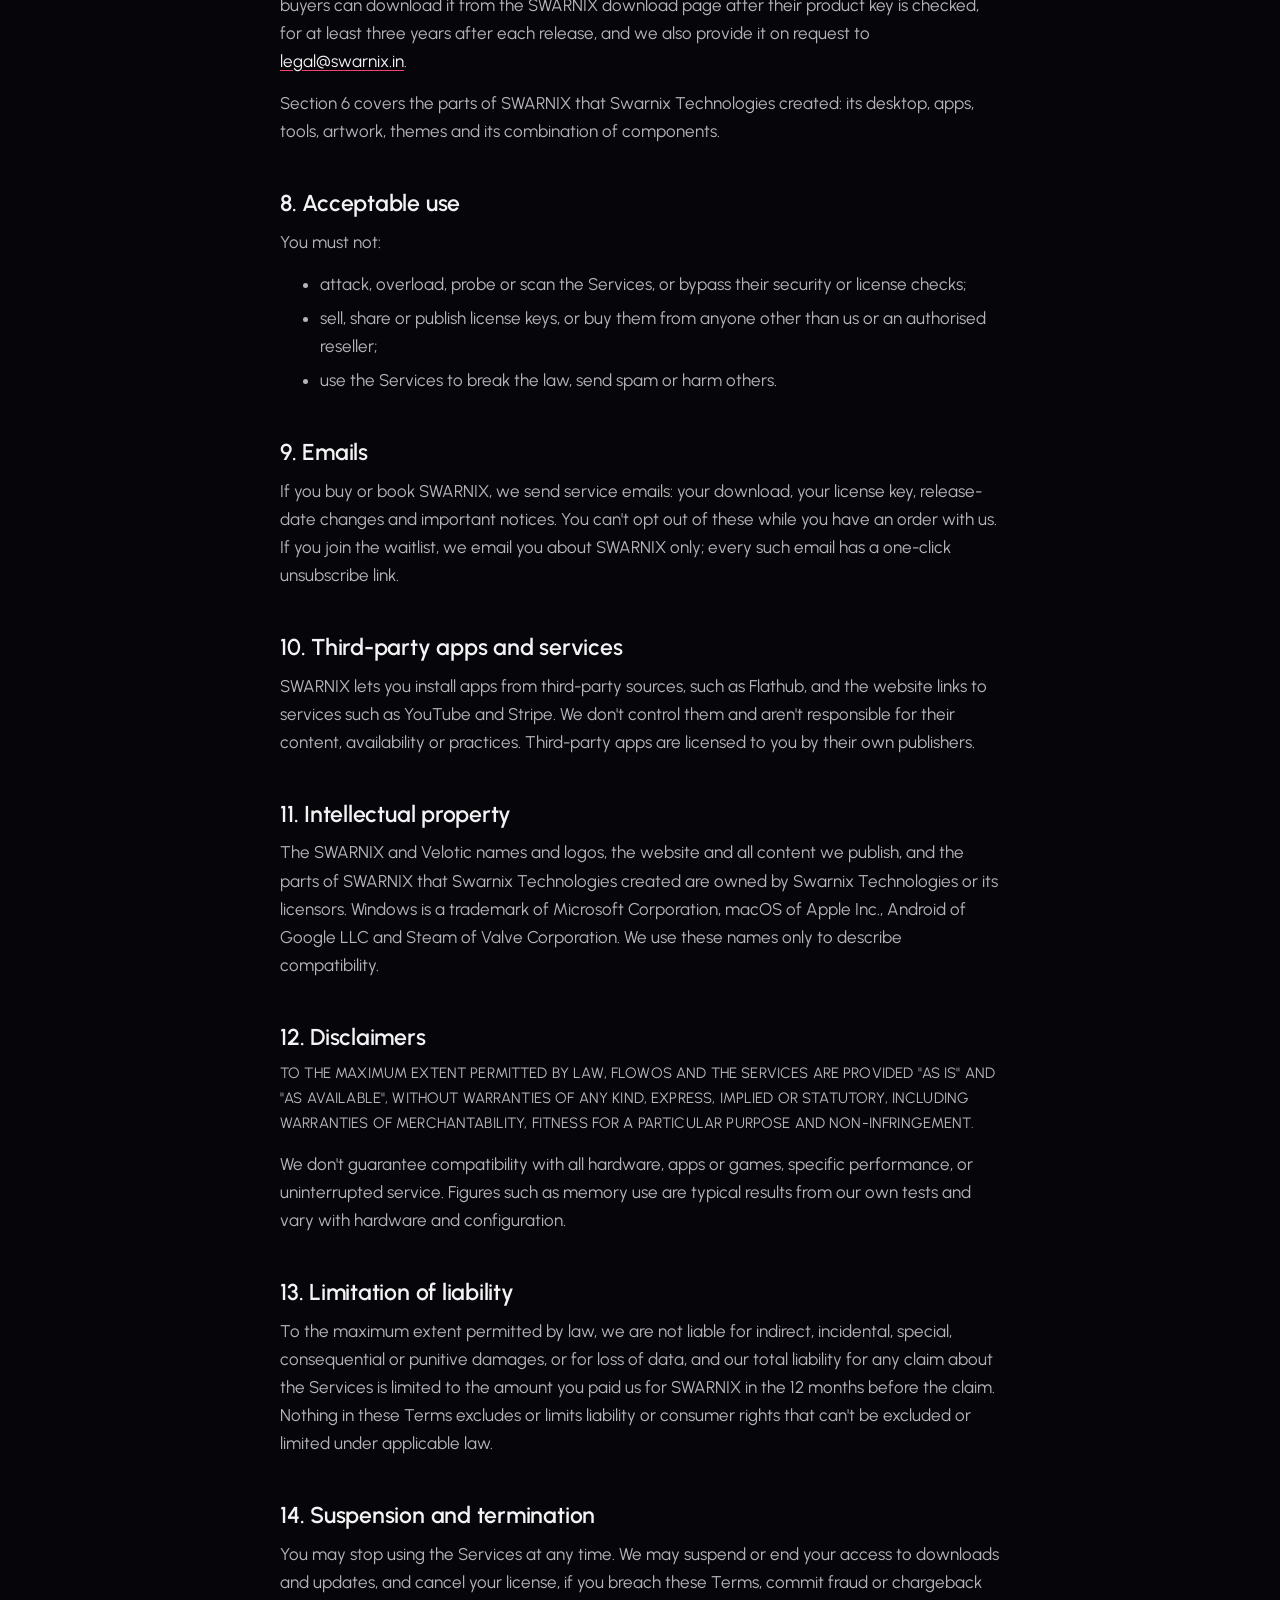
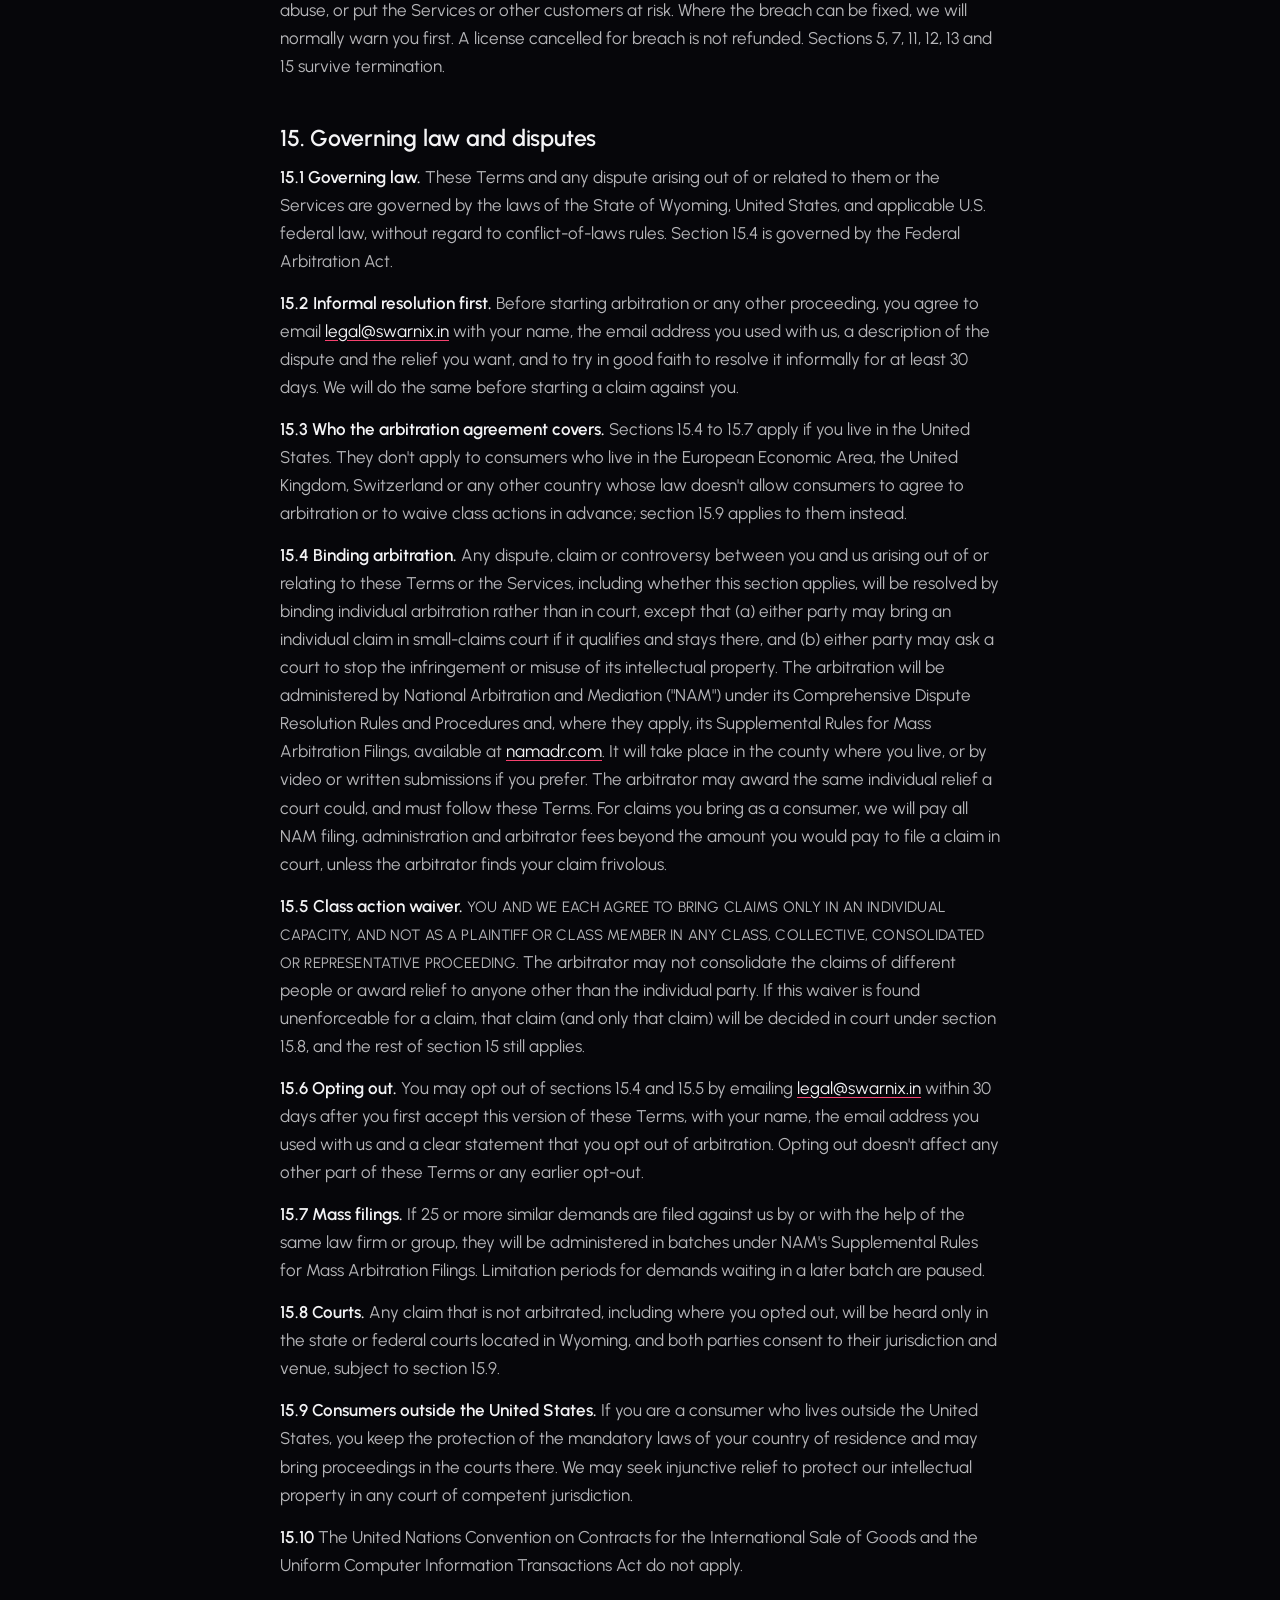
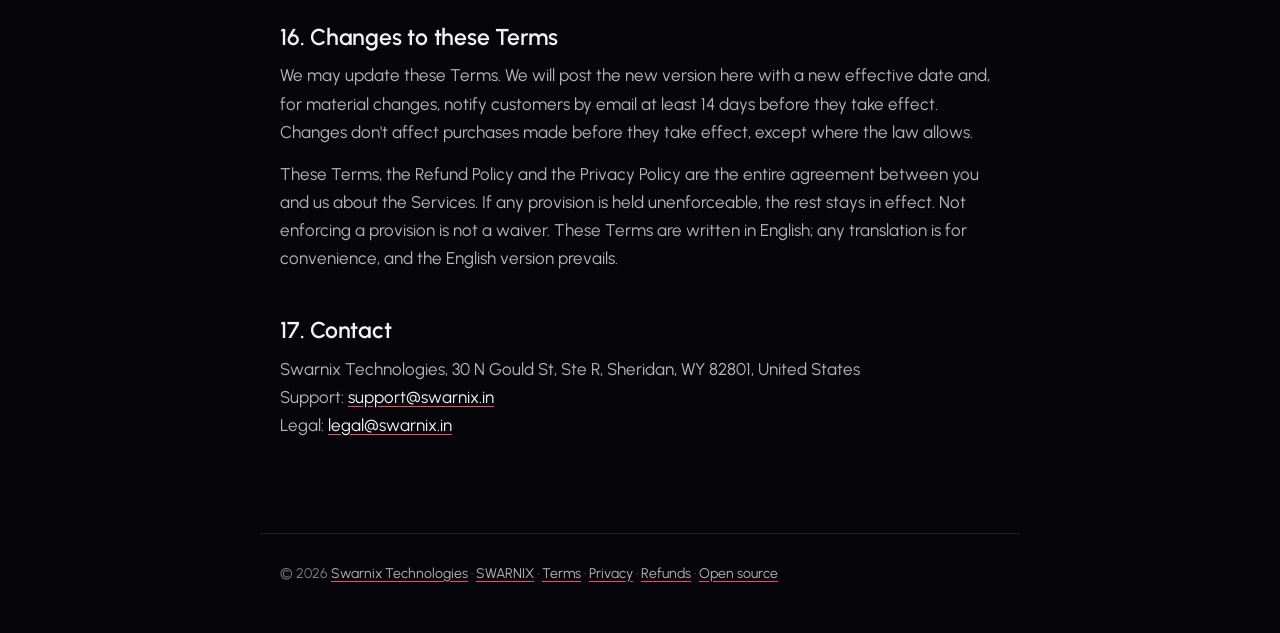
<file: terms/index.html>
<!doctype html>

<html lang="en">

<head>

<meta charset="utf-8">

<meta name="viewport" content="width=device-width, initial-scale=1">

<title>Terms of Service · SWARNIX</title>

<meta name="description" content="The terms for buying and using SWARNIX from Swarnix Technologies.">

<link rel="canonical" href="https://swarnix.in/terms">

<link rel="icon" href="../assets/logo.svg" type="image/svg+xml">

<link rel="stylesheet" href="../legal.css">

</head>

<body>

<header class="top">

  <a class="brand" href="../"><img src="../assets/logo.svg" alt="" width="24" height="24">SWARNIX</a>

  <nav aria-label="Legal"><a href="../terms/" aria-current="page">Terms</a><a href="../privacy/">Privacy</a><a href="../refunds/">Refunds</a><a href="../open-source/">Open source</a></nav>

</header>

<main>

  <p class="eyebrow"><b>SWARNIX</b> / Legal</p>

  <h1>Terms of Service</h1>

  <p class="date">Updated 14 November 2026. This version takes effect on 1 December 2026, the day SWARNIX early access is released. Until then the previous version applies to bookings already made.</p>



  <p class="caps"><strong>IF YOU LIVE IN THE UNITED STATES, THESE TERMS INCLUDE A BINDING ARBITRATION AGREEMENT AND CLASS ACTION WAIVER (SECTION 15). YOU MAY OPT OUT WITHIN 30 DAYS.</strong></p>



  <ol class="toc">

    <li><a href="#who">Who we are</a></li>

    <li><a href="#what">What SWARNIX is</a></li>

    <li><a href="#booking">Early access bookings</a></li>

    <li><a href="#prices">Prices and payment</a></li>

    <li><a href="#refunds">Refunds</a></li>

    <li><a href="#license">Your license</a></li>

    <li><a href="#oss">Open-source components</a></li>

    <li><a href="#use">Acceptable use</a></li>

    <li><a href="#emails">Emails</a></li>

    <li><a href="#third">Third-party apps and services</a></li>

    <li><a href="#ip">Intellectual property</a></li>

    <li><a href="#disclaimers">Disclaimers</a></li>

    <li><a href="#liability">Limitation of liability</a></li>

    <li><a href="#termination">Suspension and termination</a></li>

    <li><a href="#law">Governing law and disputes</a></li>

    <li><a href="#changes">Changes to these Terms</a></li>

    <li><a href="#contact">Contact</a></li>

  </ol>



  <h2 id="who">1. Who we are</h2>

  <p>These Terms of Service ("Terms") are an agreement between you and Swarnix Technologies, a Wyoming limited liability company, 30 N Gould St, Ste R, Sheridan, WY 82801, United States ("Velotic", "we", "us"). They govern the SWARNIX website at swarnix.in, the SWARNIX waitlist, SWARNIX purchases and early access bookings, and the SWARNIX jewelry billing and ERP software and its update service (together, the "Services"). How we handle personal data is described in the <a href="../privacy/">Privacy Policy</a>. By using the Services or buying SWARNIX, you agree to these Terms.</p>

  <p>You must be at least 18, or the age of majority where you live, to buy SWARNIX. You may not use the Services if the laws of the United States or your country bar you from doing so, or if you live in a country or region under comprehensive U.S. sanctions.</p>



  <h2 id="what">2. What SWARNIX is</h2>

  <p>SWARNIX is a desktop jewelry billing and ERP software for PCs, based on Linux. It includes compatibility layers that run many Windows, Android, macOS and Linux apps. Compatibility differs from app to app and changes over time: we don't promise that any particular app, game or device will work. The screens on our website were captured from SWARNIX running in a virtual machine.</p>

  <p>Installing an jewelry billing and ERP software can erase data on a drive. Back up your data and check that your PC meets the requirements on our website before you install.</p>

  <p>SWARNIX does not include licenses for Windows, macOS, Android or any app you run on it. You are responsible for having the right to use the apps you install. We are not affiliated with or endorsed by Microsoft, Apple, Google or Valve.</p>



  <h2 id="booking">3. Early access bookings</h2>

  <p>An early access booking is a purchase of SWARNIX made before release. You pay when you book. When early access opens, planned for December 2026, we email the download link and your license key to the email address you booked with.</p>

  <p>If the release date moves, we will email you. You can keep your booking at the price you paid or cancel it for a full refund, as the <a href="../refunds/">Refund Policy</a> explains.</p>



  <h2 id="prices">4. Prices and payment</h2>

  <p>Prices are set in U.S. dollars and are shown before you pay. Outside the U.S., the checkout may show the price in your local currency, converted by Stripe at its exchange rate, which includes a conversion fee. Early access costs ₹4,999, paid once, if you book before 1 December 2026, 00:00 UTC (until 30 November, 23:59 UTC). From then on, SWARNIX costs ₹7,999, paid once. The price shown at checkout, in the currency shown, is the full amount charged. SWARNIX is not a subscription and does not renew.</p>

  <p>Swarnix Technologies sells SWARNIX. Our payment processor, Stripe, takes payment and sends your receipt, and we issue refunds through Stripe. We never receive your full card or bank details.</p>



  <h2 id="refunds">5. Refunds</h2>

  <p>Refunds are covered by the <a href="../refunds/">Refund Policy</a>, which is part of these Terms. In short: a full refund any time before release; after release, within 14 days if you have not downloaded SWARNIX; no refund once SWARNIX has been downloaded. If a payment is refunded, reversed or charged back, the license bought with it is cancelled.</p>



  <h2 id="license">6. Your license</h2>

  <p>SWARNIX is licensed, not sold. When you buy SWARNIX, we grant you a limited, personal, non-exclusive, non-transferable license to install and use it on one PC that you own or control. One license covers one PC.</p>

  <p>Except as section 7 allows, you may not resell, share or publish SWARNIX, its installer or your license key; copy SWARNIX for others; or remove its copyright and license notices.</p>

  <h3 id="not-active">If your license isn't active</h3>

  <p>SWARNIX checks its license when you activate it and then once a day (the <a href="../privacy/">Privacy Policy</a> lists what it sends). If SWARNIX was never activated, or its license was refunded, revoked or cancelled, SWARNIX keeps starting, you can still sign in, and your files are never locked. Until a valid license is activated, SWARNIX shows a "SWARNIX is not activated" notice on the desktop and switches off:</p>

  <ul>

    <li>personalization: accent color, colors, themes and wallpaper;</li>

    <li>SWARNIX updates;</li>

    <li>the Velotic Store;</li>

    <li>Windows Engine;</li>

    <li>downloads of Android app support and Windows app support from our servers.</li>

  </ul>

  <p><strong>Fraud lock.</strong> If a person at Swarnix Technologies reviews a case and confirms that a license was obtained or used by fraud, we may lock that copy of SWARNIX. This never happens automatically, and a chargeback alone isn't enough unless the dispute is decided against the buyer. We email the buyer before the lock. After sign-in, a full-screen "This copy of SWARNIX is not licensed" screen then covers the desktop. It always lets you copy your files to a USB drive, enter or buy a valid license key, and contact us for help or to appeal. We never delete or encrypt your files.</p>



  <h2 id="oss">7. Open-source components</h2>

  <p>SWARNIX includes software from other authors, such as the Linux kernel, Arch Linux packages, KDE Plasma and KWin, Qt, Quickshell, Wine, Proton, Waydroid, Darling, fonts and icons. The <a href="../open-source/">open-source components page</a> lists the main ones. Each of these components is licensed under its own license, which comes with the component. Nothing in these Terms limits the rights those licenses give you over those components. Where a license requires us to provide source code, buyers can download it from the SWARNIX download page after their product key is checked, for at least three years after each release, and we also provide it on request to <a href="mailto:legal@swarnix.in">legal@swarnix.in</a>.</p>

  <p>Section 6 covers the parts of SWARNIX that Swarnix Technologies created: its desktop, apps, tools, artwork, themes and its combination of components.</p>



  <h2 id="use">8. Acceptable use</h2>

  <p>You must not:</p>

  <ul>

    <li>attack, overload, probe or scan the Services, or bypass their security or license checks;</li>

    <li>sell, share or publish license keys, or buy them from anyone other than us or an authorised reseller;</li>

    <li>use the Services to break the law, send spam or harm others.</li>

  </ul>



  <h2 id="emails">9. Emails</h2>

  <p>If you buy or book SWARNIX, we send service emails: your download, your license key, release-date changes and important notices. You can't opt out of these while you have an order with us. If you join the waitlist, we email you about SWARNIX only; every such email has a one-click unsubscribe link.</p>



  <h2 id="third">10. Third-party apps and services</h2>

  <p>SWARNIX lets you install apps from third-party sources, such as Flathub, and the website links to services such as YouTube and Stripe. We don't control them and aren't responsible for their content, availability or practices. Third-party apps are licensed to you by their own publishers.</p>



  <h2 id="ip">11. Intellectual property</h2>

  <p>The SWARNIX and Velotic names and logos, the website and all content we publish, and the parts of SWARNIX that Swarnix Technologies created are owned by Swarnix Technologies or its licensors. Windows is a trademark of Microsoft Corporation, macOS of Apple Inc., Android of Google LLC and Steam of Valve Corporation. We use these names only to describe compatibility.</p>



  <h2 id="disclaimers">12. Disclaimers</h2>

  <p class="caps">TO THE MAXIMUM EXTENT PERMITTED BY LAW, FLOWOS AND THE SERVICES ARE PROVIDED "AS IS" AND "AS AVAILABLE", WITHOUT WARRANTIES OF ANY KIND, EXPRESS, IMPLIED OR STATUTORY, INCLUDING WARRANTIES OF MERCHANTABILITY, FITNESS FOR A PARTICULAR PURPOSE AND NON-INFRINGEMENT.</p>

  <p>We don't guarantee compatibility with all hardware, apps or games, specific performance, or uninterrupted service. Figures such as memory use are typical results from our own tests and vary with hardware and configuration.</p>



  <h2 id="liability">13. Limitation of liability</h2>

  <p>To the maximum extent permitted by law, we are not liable for indirect, incidental, special, consequential or punitive damages, or for loss of data, and our total liability for any claim about the Services is limited to the amount you paid us for SWARNIX in the 12 months before the claim. Nothing in these Terms excludes or limits liability or consumer rights that can't be excluded or limited under applicable law.</p>



  <h2 id="termination">14. Suspension and termination</h2>

  <p>You may stop using the Services at any time. We may suspend or end your access to downloads and updates, and cancel your license, if you breach these Terms, commit fraud or chargeback abuse, or put the Services or other customers at risk. Where the breach can be fixed, we will normally warn you first. A license cancelled for breach is not refunded. Sections 5, 7, 11, 12, 13 and 15 survive termination.</p>



  <h2 id="law">15. Governing law and disputes</h2>

  <p><strong>15.1 Governing law.</strong> These Terms and any dispute arising out of or related to them or the Services are governed by the laws of the State of Wyoming, United States, and applicable U.S. federal law, without regard to conflict-of-laws rules. Section 15.4 is governed by the Federal Arbitration Act.</p>

  <p><strong>15.2 Informal resolution first.</strong> Before starting arbitration or any other proceeding, you agree to email <a href="mailto:legal@swarnix.in">legal@swarnix.in</a> with your name, the email address you used with us, a description of the dispute and the relief you want, and to try in good faith to resolve it informally for at least 30 days. We will do the same before starting a claim against you.</p>

  <p><strong>15.3 Who the arbitration agreement covers.</strong> Sections 15.4 to 15.7 apply if you live in the United States. They don't apply to consumers who live in the European Economic Area, the United Kingdom, Switzerland or any other country whose law doesn't allow consumers to agree to arbitration or to waive class actions in advance; section 15.9 applies to them instead.</p>

  <p><strong>15.4 Binding arbitration.</strong> Any dispute, claim or controversy between you and us arising out of or relating to these Terms or the Services, including whether this section applies, will be resolved by binding individual arbitration rather than in court, except that (a) either party may bring an individual claim in small-claims court if it qualifies and stays there, and (b) either party may ask a court to stop the infringement or misuse of its intellectual property. The arbitration will be administered by National Arbitration and Mediation ("NAM") under its Comprehensive Dispute Resolution Rules and Procedures and, where they apply, its Supplemental Rules for Mass Arbitration Filings, available at <a href="https://www.namadr.com">namadr.com</a>. It will take place in the county where you live, or by video or written submissions if you prefer. The arbitrator may award the same individual relief a court could, and must follow these Terms. For claims you bring as a consumer, we will pay all NAM filing, administration and arbitrator fees beyond the amount you would pay to file a claim in court, unless the arbitrator finds your claim frivolous.</p>

  <p><strong>15.5 Class action waiver.</strong> <span class="caps">YOU AND WE EACH AGREE TO BRING CLAIMS ONLY IN AN INDIVIDUAL CAPACITY, AND NOT AS A PLAINTIFF OR CLASS MEMBER IN ANY CLASS, COLLECTIVE, CONSOLIDATED OR REPRESENTATIVE PROCEEDING.</span> The arbitrator may not consolidate the claims of different people or award relief to anyone other than the individual party. If this waiver is found unenforceable for a claim, that claim (and only that claim) will be decided in court under section 15.8, and the rest of section 15 still applies.</p>

  <p><strong>15.6 Opting out.</strong> You may opt out of sections 15.4 and 15.5 by emailing <a href="mailto:legal@swarnix.in">legal@swarnix.in</a> within 30 days after you first accept this version of these Terms, with your name, the email address you used with us and a clear statement that you opt out of arbitration. Opting out doesn't affect any other part of these Terms or any earlier opt-out.</p>

  <p><strong>15.7 Mass filings.</strong> If 25 or more similar demands are filed against us by or with the help of the same law firm or group, they will be administered in batches under NAM's Supplemental Rules for Mass Arbitration Filings. Limitation periods for demands waiting in a later batch are paused.</p>

  <p><strong>15.8 Courts.</strong> Any claim that is not arbitrated, including where you opted out, will be heard only in the state or federal courts located in Wyoming, and both parties consent to their jurisdiction and venue, subject to section 15.9.</p>

  <p><strong>15.9 Consumers outside the United States.</strong> If you are a consumer who lives outside the United States, you keep the protection of the mandatory laws of your country of residence and may bring proceedings in the courts there. We may seek injunctive relief to protect our intellectual property in any court of competent jurisdiction.</p>

  <p><strong>15.10</strong> The United Nations Convention on Contracts for the International Sale of Goods and the Uniform Computer Information Transactions Act do not apply.</p>



  <h2 id="changes">16. Changes to these Terms</h2>

  <p>We may update these Terms. We will post the new version here with a new effective date and, for material changes, notify customers by email at least 14 days before they take effect. Changes don't affect purchases made before they take effect, except where the law allows.</p>

  <p>These Terms, the Refund Policy and the Privacy Policy are the entire agreement between you and us about the Services. If any provision is held unenforceable, the rest stays in effect. Not enforcing a provision is not a waiver. These Terms are written in English; any translation is for convenience, and the English version prevails.</p>



  <h2 id="contact">17. Contact</h2>

  <p>Swarnix Technologies, 30 N Gould St, Ste R, Sheridan, WY 82801, United States<br>Support: <a href="mailto:support@swarnix.in">support@swarnix.in</a><br>Legal: <a href="mailto:legal@swarnix.in">legal@swarnix.in</a></p>

</main>

<footer>© 2026 <a href="https://swarnix.in">Swarnix Technologies</a> · <a href="../">SWARNIX</a> · <a href="../terms/">Terms</a> · <a href="../privacy/">Privacy</a> · <a href="../refunds/">Refunds</a> · <a href="../open-source/">Open source</a></footer>

</body>

</html>
</file>
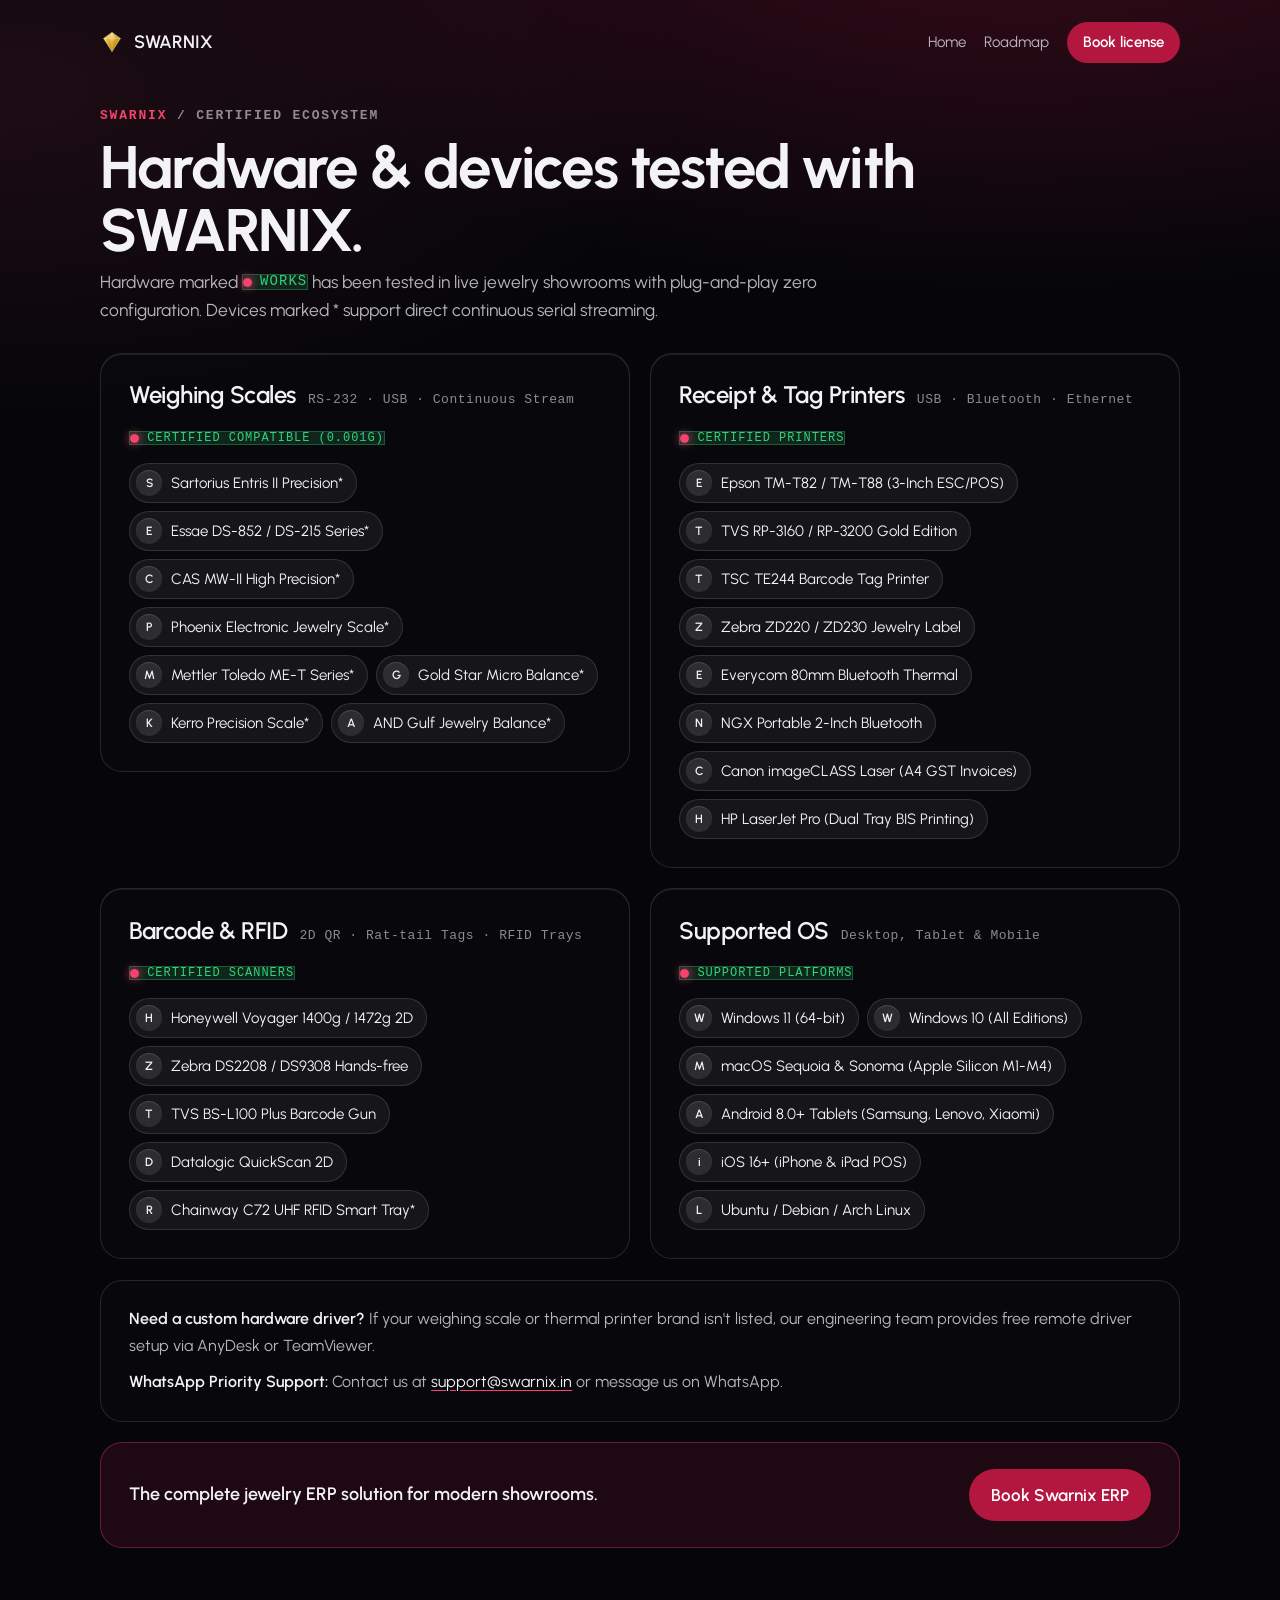
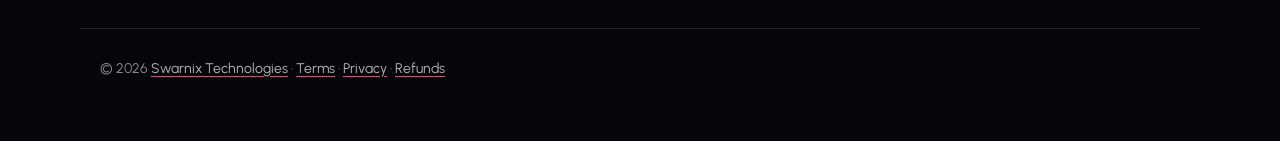
<file: apps.html>
<!doctype html>
<html lang="en">
<head>
<meta charset="utf-8">
<meta name="viewport" content="width=device-width, initial-scale=1">
<title>Tested Hardware & Devices · SWARNIX ERP</title>
<meta name="description" content="Certified digital weighing scales, thermal printers, barcode scanners, and operating systems tested with SWARNIX.">
<meta name="theme-color" content="#06060a">
<link rel="canonical" href="http://localhost:8085/apps">
<link rel="icon" href="assets/logo.svg" type="image/svg+xml">
<link rel="stylesheet" href="legal.css">
<link rel="stylesheet" href="apps.css">
<style>
  :root {
    --gold: #e5b842;
    --gold-dark: #b8860b;
  }
  .badge-works { background: rgba(50, 210, 120, 0.15); color: #32d278; border: 1px solid rgba(50, 210, 120, 0.3); }
  .badge-testing { background: rgba(229, 184, 66, 0.15); color: var(--gold); border: 1px solid rgba(229, 184, 66, 0.3); }
  a.book-link { background: var(--gold-dark); color: #fff; font-weight: 600; padding: 6px 14px; border-radius: 999px; text-decoration: none; }
</style>
</head>
<body>
<header class="top">
  <a class="brand" href="./"><img src="assets/logo.svg" alt="" width="24" height="24">SWARNIX</a>
  <nav aria-label="Site"><a href="./">Home</a><a href="./#roadmap">Roadmap</a><a class="book-link" href="https://buy.stripe.com/">Book license</a></nav>
</header>
<main class="apps">
  <p class="eyebrow"><b>SWARNIX</b> / Certified Ecosystem</p>
  <h1>Hardware & devices tested with SWARNIX.</h1>
  <p class="apps-intro">Hardware marked <span class="badge badge-works">Works</span> has been tested in live jewelry showrooms with plug-and-play zero configuration. Devices marked * support direct continuous serial streaming.</p>
    <div>
      <div class="worlds">
        <section class="world" aria-label="Digital Weighing Scales">
          <p class="world-head"><b>Weighing Scales</b>RS-232 · USB · Continuous Stream</p>
          <h4 class="badge badge-works">Certified Compatible (0.001g)</h4>
          <ul class="app-list">
            <li><i aria-hidden="true">S</i><span>Sartorius Entris II Precision*</span></li>
            <li><i aria-hidden="true">E</i><span>Essae DS-852 / DS-215 Series*</span></li>
            <li><i aria-hidden="true">C</i><span>CAS MW-II High Precision*</span></li>
            <li><i aria-hidden="true">P</i><span>Phoenix Electronic Jewelry Scale*</span></li>
            <li><i aria-hidden="true">M</i><span>Mettler Toledo ME-T Series*</span></li>
            <li><i aria-hidden="true">G</i><span>Gold Star Micro Balance*</span></li>
            <li><i aria-hidden="true">K</i><span>Kerro Precision Scale*</span></li>
            <li><i aria-hidden="true">A</i><span>AND Gulf Jewelry Balance*</span></li>
          </ul>
        </section>

        <section class="world" aria-label="Thermal & Laser Printers">
          <p class="world-head"><b>Receipt & Tag Printers</b>USB · Bluetooth · Ethernet</p>
          <h4 class="badge badge-works">Certified Printers</h4>
          <ul class="app-list">
            <li><i aria-hidden="true">E</i><span>Epson TM-T82 / TM-T88 (3-Inch ESC/POS)</span></li>
            <li><i aria-hidden="true">T</i><span>TVS RP-3160 / RP-3200 Gold Edition</span></li>
            <li><i aria-hidden="true">T</i><span>TSC TE244 Barcode Tag Printer</span></li>
            <li><i aria-hidden="true">Z</i><span>Zebra ZD220 / ZD230 Jewelry Label</span></li>
            <li><i aria-hidden="true">E</i><span>Everycom 80mm Bluetooth Thermal</span></li>
            <li><i aria-hidden="true">N</i><span>NGX Portable 2-Inch Bluetooth</span></li>
            <li><i aria-hidden="true">C</i><span>Canon imageCLASS Laser (A4 GST Invoices)</span></li>
            <li><i aria-hidden="true">H</i><span>HP LaserJet Pro (Dual Tray BIS Printing)</span></li>
          </ul>
        </section>

        <section class="world" aria-label="Barcode & RFID Scanners">
          <p class="world-head"><b>Barcode & RFID</b>2D QR · Rat-tail Tags · RFID Trays</p>
          <h4 class="badge badge-works">Certified Scanners</h4>
          <ul class="app-list">
            <li><i aria-hidden="true">H</i><span>Honeywell Voyager 1400g / 1472g 2D</span></li>
            <li><i aria-hidden="true">Z</i><span>Zebra DS2208 / DS9308 Hands-free</span></li>
            <li><i aria-hidden="true">T</i><span>TVS BS-L100 Plus Barcode Gun</span></li>
            <li><i aria-hidden="true">D</i><span>Datalogic QuickScan 2D</span></li>
            <li><i aria-hidden="true">R</i><span>Chainway C72 UHF RFID Smart Tray*</span></li>
          </ul>
        </section>

        <section class="world" aria-label="Operating Systems">
          <p class="world-head"><b>Supported OS</b>Desktop, Tablet & Mobile</p>
          <h4 class="badge badge-works">Supported Platforms</h4>
          <ul class="app-list">
            <li><i aria-hidden="true">W</i><span>Windows 11 (64-bit)</span></li>
            <li><i aria-hidden="true">W</i><span>Windows 10 (All Editions)</span></li>
            <li><i aria-hidden="true">M</i><span>macOS Sequoia & Sonoma (Apple Silicon M1-M4)</span></li>
            <li><i aria-hidden="true">A</i><span>Android 8.0+ Tablets (Samsung, Lenovo, Xiaomi)</span></li>
            <li><i aria-hidden="true">i</i><span>iOS 16+ (iPhone & iPad POS)</span></li>
            <li><i aria-hidden="true">L</i><span>Ubuntu / Debian / Arch Linux</span></li>
          </ul>
        </section>
      </div>

      <div class="supported-foot">
        <p class="supported-note"><b>Need a custom hardware driver?</b> If your weighing scale or thermal printer brand isn't listed, our engineering team provides free remote driver setup via AnyDesk or TeamViewer.</p>
        <p class="supported-ask"><b>WhatsApp Priority Support:</b> Contact us at <a href="mailto:support@swarnix.in">support@swarnix.in</a> or message us on WhatsApp.</p>
      </div>
    </div>
  <div class="apps-cta"><p>The complete jewelry ERP solution for modern showrooms.</p><a href="https://buy.stripe.com/">Book Swarnix ERP</a></div>
</main>
<footer>
  <p>© 2026 <a href="./">Swarnix Technologies</a> · <a href="terms/">Terms</a> · <a href="privacy/">Privacy</a> · <a href="refunds/">Refunds</a></p>
</footer>
</body>
</html>
</file>
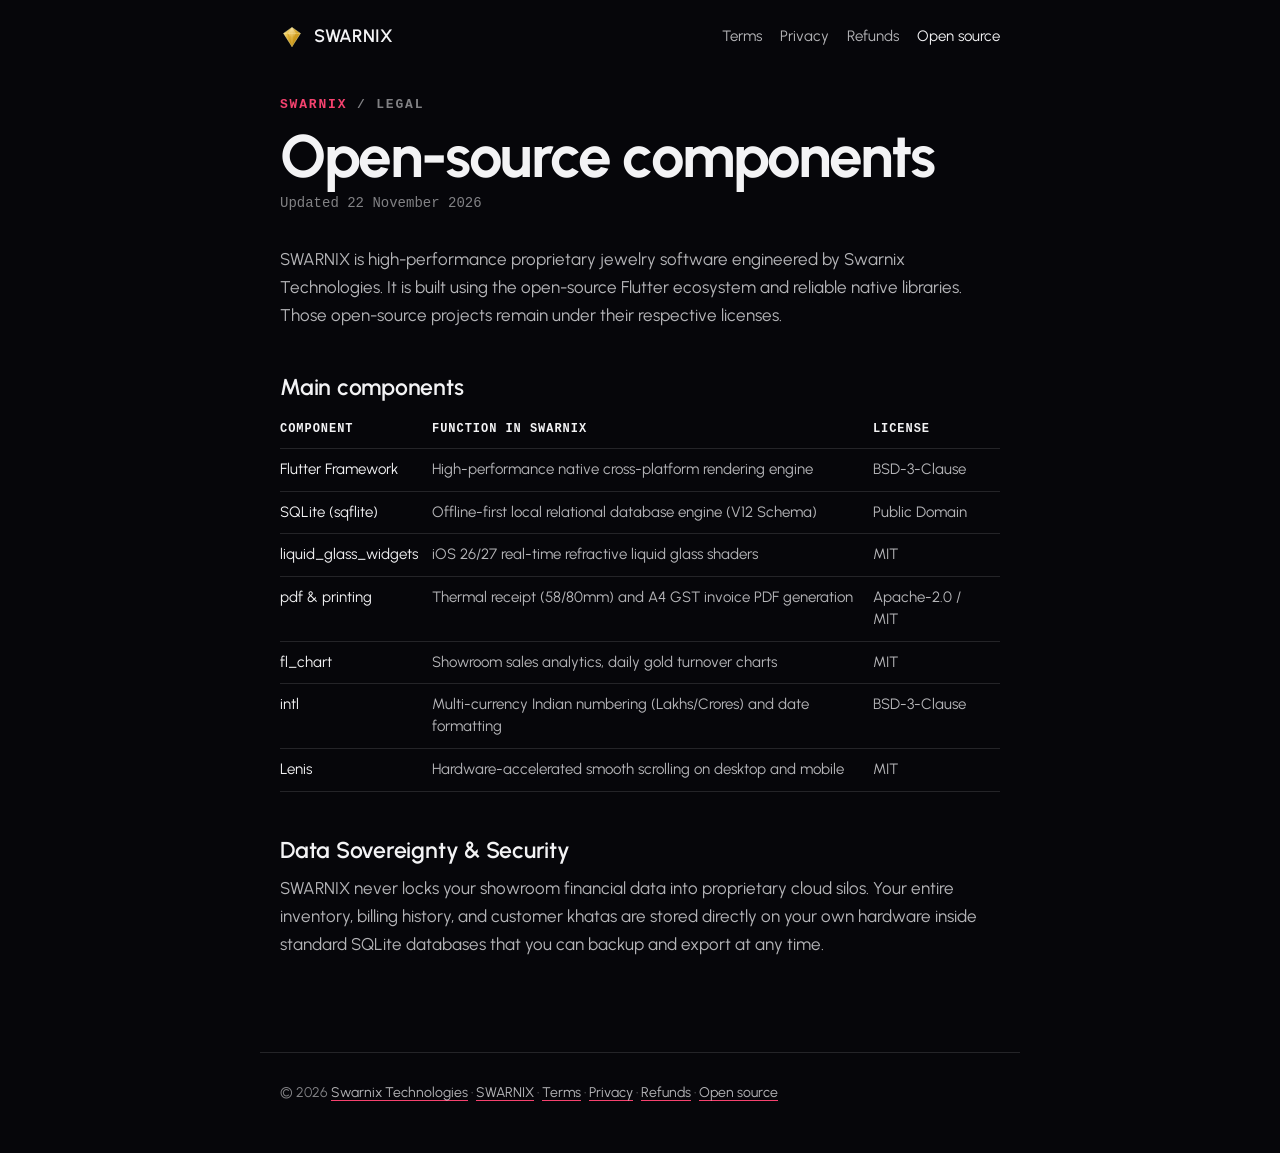
<file: open-source.html>
<!doctype html>
<html lang="en">
<head>
<meta charset="utf-8">
<meta name="viewport" content="width=device-width, initial-scale=1">
<title>Open-Source Components · SWARNIX ERP</title>
<meta name="description" content="Open-source packages and frameworks powering the SWARNIX Jewelry ERP.">
<link rel="canonical" href="http://localhost:8085/open-source">
<link rel="icon" href="assets/logo.svg" type="image/svg+xml">
<link rel="stylesheet" href="legal.css">
</head>
<body>
<header class="top">
  <a class="brand" href="./"><img src="assets/logo.svg" alt="" width="24" height="24">SWARNIX</a>
  <nav aria-label="Legal"><a href="terms/">Terms</a><a href="privacy/">Privacy</a><a href="refunds/">Refunds</a><a href="open-source/" aria-current="page">Open source</a></nav>
</header>
<main>
  <p class="eyebrow"><b>SWARNIX</b> / Legal</p>
  <h1>Open-source components</h1>
  <p class="date">Updated 22 November 2026</p>

  <p>SWARNIX is high-performance proprietary jewelry software engineered by Swarnix Technologies. It is built using the open-source Flutter ecosystem and reliable native libraries. Those open-source projects remain under their respective licenses.</p>

  <h2>Main components</h2>
  <table class="oss">
    <thead><tr><th scope="col">Component</th><th scope="col">Function in SWARNIX</th><th scope="col">License</th></tr></thead>
    <tbody>
      <tr><td>Flutter Framework</td><td>High-performance native cross-platform rendering engine</td><td>BSD-3-Clause</td></tr>
      <tr><td>SQLite (sqflite)</td><td>Offline-first local relational database engine (V12 Schema)</td><td>Public Domain</td></tr>
      <tr><td>liquid_glass_widgets</td><td>iOS 26/27 real-time refractive liquid glass shaders</td><td>MIT</td></tr>
      <tr><td>pdf & printing</td><td>Thermal receipt (58/80mm) and A4 GST invoice PDF generation</td><td>Apache-2.0 / MIT</td></tr>
      <tr><td>fl_chart</td><td>Showroom sales analytics, daily gold turnover charts</td><td>MIT</td></tr>
      <tr><td>intl</td><td>Multi-currency Indian numbering (Lakhs/Crores) and date formatting</td><td>BSD-3-Clause</td></tr>
      <tr><td>Lenis</td><td>Hardware-accelerated smooth scrolling on desktop and mobile</td><td>MIT</td></tr>
    </tbody>
  </table>

  <h2>Data Sovereignty & Security</h2>
  <p>SWARNIX never locks your showroom financial data into proprietary cloud silos. Your entire inventory, billing history, and customer khatas are stored directly on your own hardware inside standard SQLite databases that you can backup and export at any time.</p>
</main>
<footer>© 2026 <a href="./">Swarnix Technologies</a> · <a href="./">SWARNIX</a> · <a href="terms/">Terms</a> · <a href="privacy/">Privacy</a> · <a href="refunds/">Refunds</a> · <a href="open-source/">Open source</a></footer>
</body>
</html>
</file>
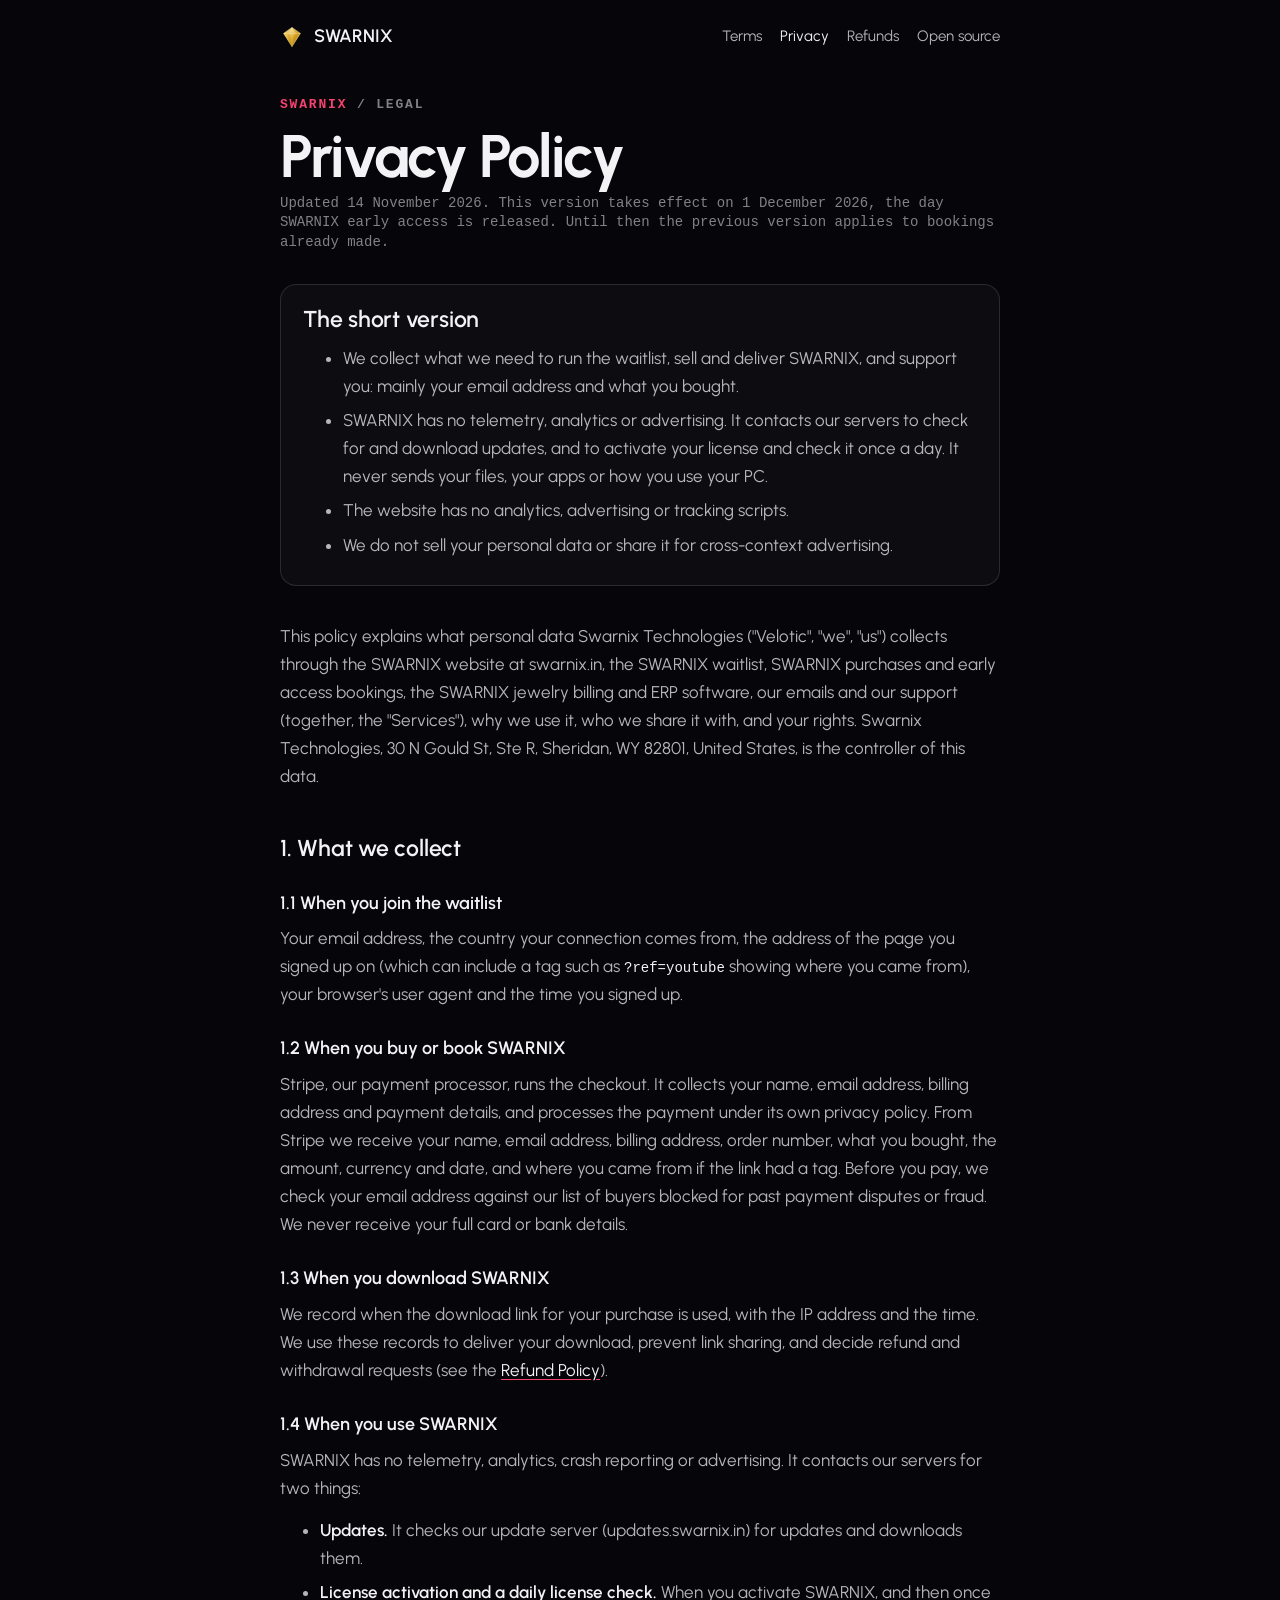
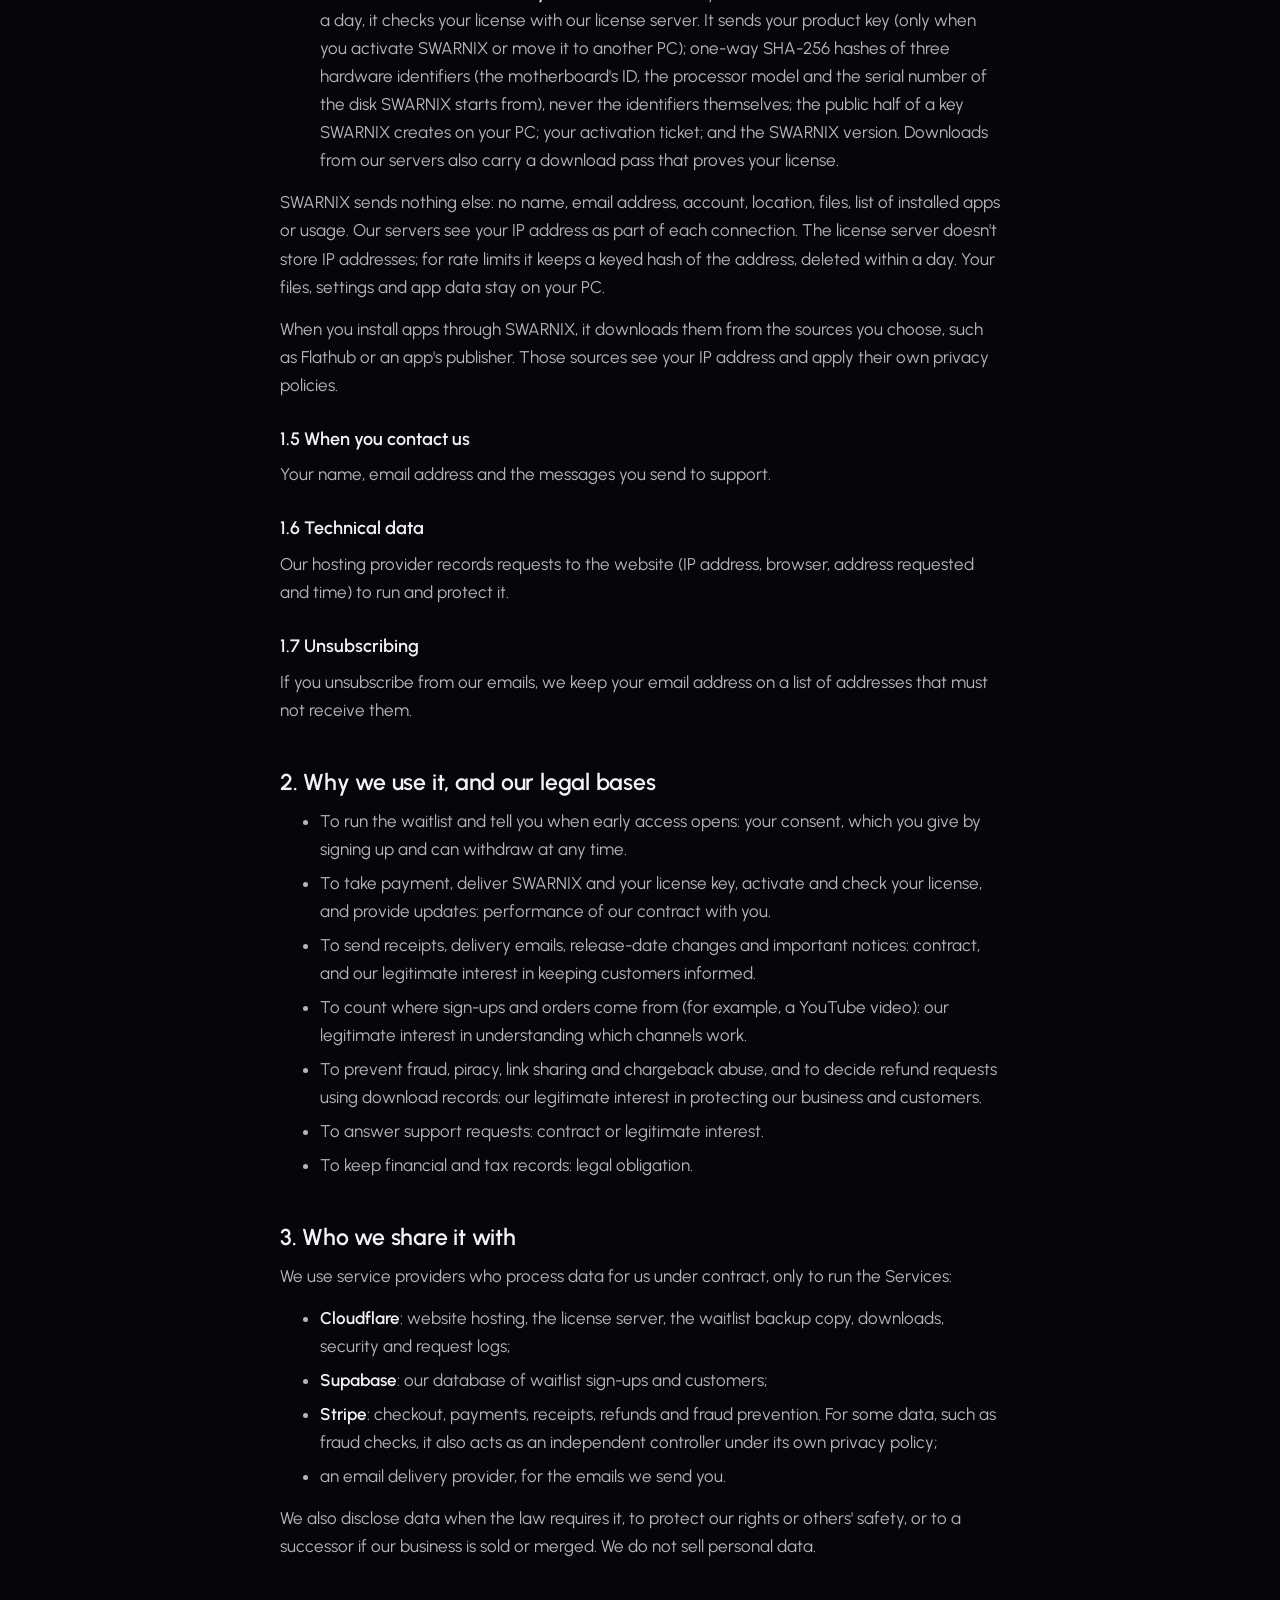
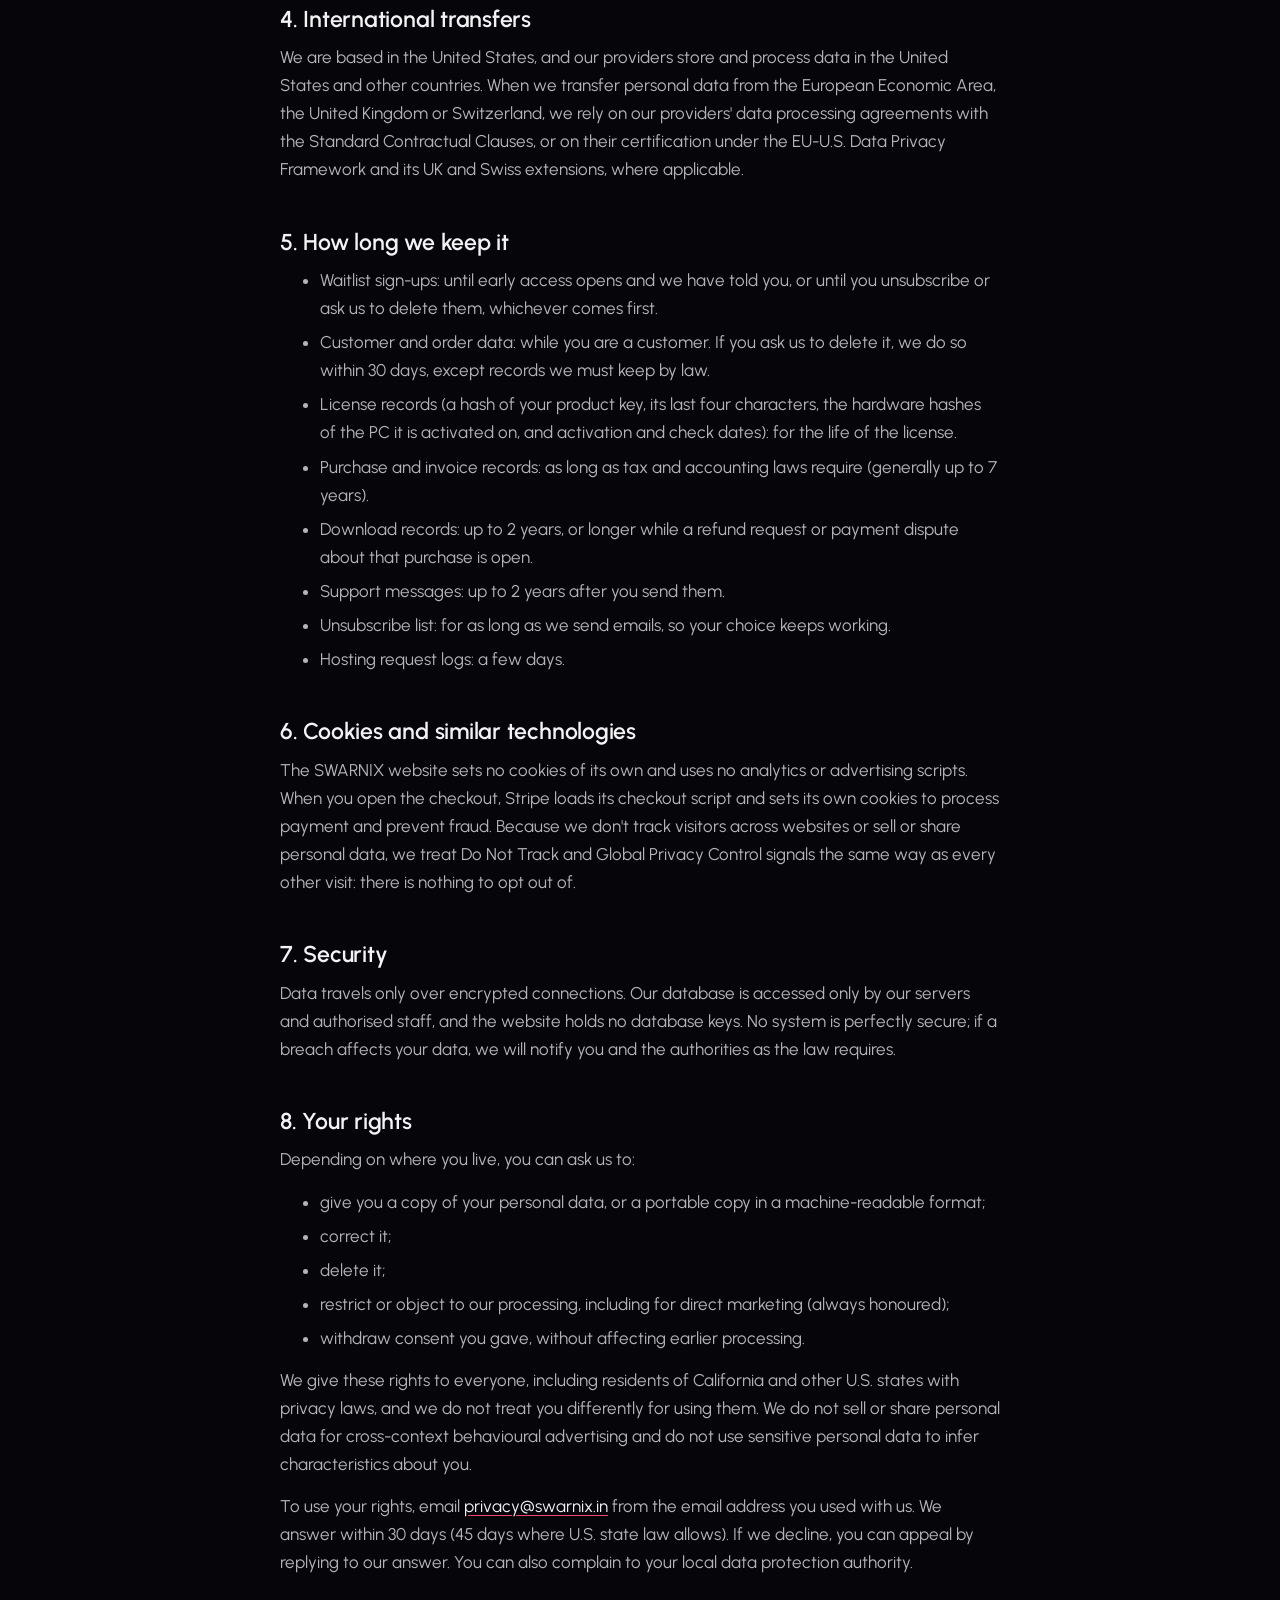
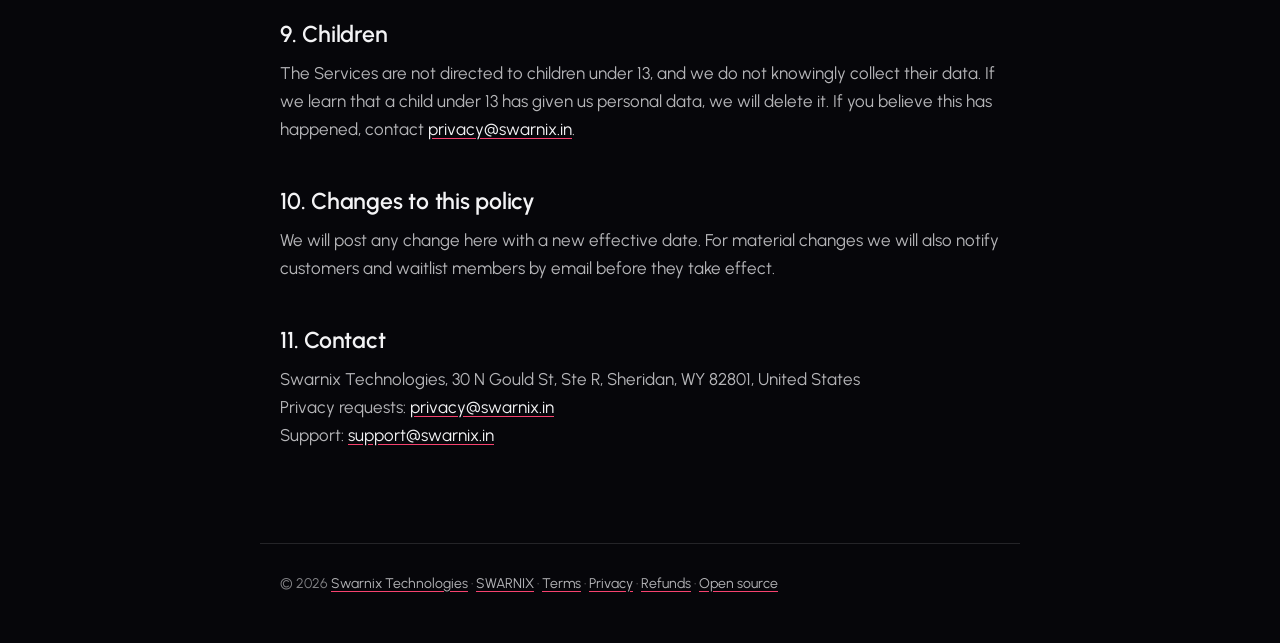
<file: privacy.html>
<!doctype html>

<html lang="en">

<head>

<meta charset="utf-8">

<meta name="viewport" content="width=device-width, initial-scale=1">

<title>Privacy Policy · SWARNIX</title>

<meta name="description" content="What personal data SWARNIX and its website collect, why, who we share it with, and your rights.">

<link rel="canonical" href="https://swarnix.in/privacy">

<link rel="icon" href="assets/logo.svg" type="image/svg+xml">

<link rel="stylesheet" href="legal.css">

</head>

<body>

<header class="top">

  <a class="brand" href="./"><img src="assets/logo.svg" alt="" width="24" height="24">SWARNIX</a>

  <nav aria-label="Legal"><a href="terms/">Terms</a><a href="privacy/" aria-current="page">Privacy</a><a href="refunds/">Refunds</a><a href="open-source/">Open source</a></nav>

</header>

<main>

  <p class="eyebrow"><b>SWARNIX</b> / Legal</p>

  <h1>Privacy Policy</h1>

  <p class="date">Updated 14 November 2026. This version takes effect on 1 December 2026, the day SWARNIX early access is released. Until then the previous version applies to bookings already made.</p>



  <section class="short">

    <h2>The short version</h2>

    <ul>

      <li>We collect what we need to run the waitlist, sell and deliver SWARNIX, and support you: mainly your email address and what you bought.</li>

      <li>SWARNIX has no telemetry, analytics or advertising. It contacts our servers to check for and download updates, and to activate your license and check it once a day. It never sends your files, your apps or how you use your PC.</li>

      <li>The website has no analytics, advertising or tracking scripts.</li>

      <li>We do not sell your personal data or share it for cross-context advertising.</li>

    </ul>

  </section>



  <p>This policy explains what personal data Swarnix Technologies ("Velotic", "we", "us") collects through the SWARNIX website at swarnix.in, the SWARNIX waitlist, SWARNIX purchases and early access bookings, the SWARNIX jewelry billing and ERP software, our emails and our support (together, the "Services"), why we use it, who we share it with, and your rights. Swarnix Technologies, 30 N Gould St, Ste R, Sheridan, WY 82801, United States, is the controller of this data.</p>



  <h2>1. What we collect</h2>

  <h3>1.1 When you join the waitlist</h3>

  <p>Your email address, the country your connection comes from, the address of the page you signed up on (which can include a tag such as <code>?ref=youtube</code> showing where you came from), your browser's user agent and the time you signed up.</p>



  <h3>1.2 When you buy or book SWARNIX</h3>

  <p>Stripe, our payment processor, runs the checkout. It collects your name, email address, billing address and payment details, and processes the payment under its own privacy policy. From Stripe we receive your name, email address, billing address, order number, what you bought, the amount, currency and date, and where you came from if the link had a tag. Before you pay, we check your email address against our list of buyers blocked for past payment disputes or fraud. We never receive your full card or bank details.</p>



  <h3>1.3 When you download SWARNIX</h3>

  <p>We record when the download link for your purchase is used, with the IP address and the time. We use these records to deliver your download, prevent link sharing, and decide refund and withdrawal requests (see the <a href="refunds/">Refund Policy</a>).</p>



  <h3>1.4 When you use SWARNIX</h3>

  <p>SWARNIX has no telemetry, analytics, crash reporting or advertising. It contacts our servers for two things:</p>

  <ul>

    <li><strong>Updates.</strong> It checks our update server (updates.swarnix.in) for updates and downloads them.</li>

    <li><strong>License activation and a daily license check.</strong> When you activate SWARNIX, and then once a day, it checks your license with our license server. It sends your product key (only when you activate SWARNIX or move it to another PC); one-way SHA-256 hashes of three hardware identifiers (the motherboard's ID, the processor model and the serial number of the disk SWARNIX starts from), never the identifiers themselves; the public half of a key SWARNIX creates on your PC; your activation ticket; and the SWARNIX version. Downloads from our servers also carry a download pass that proves your license.</li>

  </ul>

  <p>SWARNIX sends nothing else: no name, email address, account, location, files, list of installed apps or usage. Our servers see your IP address as part of each connection. The license server doesn't store IP addresses; for rate limits it keeps a keyed hash of the address, deleted within a day. Your files, settings and app data stay on your PC.</p>

  <p>When you install apps through SWARNIX, it downloads them from the sources you choose, such as Flathub or an app's publisher. Those sources see your IP address and apply their own privacy policies.</p>



  <h3>1.5 When you contact us</h3>

  <p>Your name, email address and the messages you send to support.</p>



  <h3>1.6 Technical data</h3>

  <p>Our hosting provider records requests to the website (IP address, browser, address requested and time) to run and protect it.</p>



  <h3>1.7 Unsubscribing</h3>

  <p>If you unsubscribe from our emails, we keep your email address on a list of addresses that must not receive them.</p>



  <h2>2. Why we use it, and our legal bases</h2>

  <ul>

    <li>To run the waitlist and tell you when early access opens: your consent, which you give by signing up and can withdraw at any time.</li>

    <li>To take payment, deliver SWARNIX and your license key, activate and check your license, and provide updates: performance of our contract with you.</li>

    <li>To send receipts, delivery emails, release-date changes and important notices: contract, and our legitimate interest in keeping customers informed.</li>

    <li>To count where sign-ups and orders come from (for example, a YouTube video): our legitimate interest in understanding which channels work.</li>

    <li>To prevent fraud, piracy, link sharing and chargeback abuse, and to decide refund requests using download records: our legitimate interest in protecting our business and customers.</li>

    <li>To answer support requests: contract or legitimate interest.</li>

    <li>To keep financial and tax records: legal obligation.</li>

  </ul>



  <h2>3. Who we share it with</h2>

  <p>We use service providers who process data for us under contract, only to run the Services:</p>

  <ul>

    <li><strong>Cloudflare</strong>: website hosting, the license server, the waitlist backup copy, downloads, security and request logs;</li>

    <li><strong>Supabase</strong>: our database of waitlist sign-ups and customers;</li>

    <li><strong>Stripe</strong>: checkout, payments, receipts, refunds and fraud prevention. For some data, such as fraud checks, it also acts as an independent controller under its own privacy policy;</li>

    <li>an email delivery provider, for the emails we send you.</li>

  </ul>

  <p>We also disclose data when the law requires it, to protect our rights or others' safety, or to a successor if our business is sold or merged. We do not sell personal data.</p>



  <h2>4. International transfers</h2>

  <p>We are based in the United States, and our providers store and process data in the United States and other countries. When we transfer personal data from the European Economic Area, the United Kingdom or Switzerland, we rely on our providers' data processing agreements with the Standard Contractual Clauses, or on their certification under the EU-U.S. Data Privacy Framework and its UK and Swiss extensions, where applicable.</p>



  <h2>5. How long we keep it</h2>

  <ul>

    <li>Waitlist sign-ups: until early access opens and we have told you, or until you unsubscribe or ask us to delete them, whichever comes first.</li>

    <li>Customer and order data: while you are a customer. If you ask us to delete it, we do so within 30 days, except records we must keep by law.</li>

    <li>License records (a hash of your product key, its last four characters, the hardware hashes of the PC it is activated on, and activation and check dates): for the life of the license.</li>

    <li>Purchase and invoice records: as long as tax and accounting laws require (generally up to 7 years).</li>

    <li>Download records: up to 2 years, or longer while a refund request or payment dispute about that purchase is open.</li>

    <li>Support messages: up to 2 years after you send them.</li>

    <li>Unsubscribe list: for as long as we send emails, so your choice keeps working.</li>

    <li>Hosting request logs: a few days.</li>

  </ul>



  <h2>6. Cookies and similar technologies</h2>

  <p>The SWARNIX website sets no cookies of its own and uses no analytics or advertising scripts. When you open the checkout, Stripe loads its checkout script and sets its own cookies to process payment and prevent fraud. Because we don't track visitors across websites or sell or share personal data, we treat Do Not Track and Global Privacy Control signals the same way as every other visit: there is nothing to opt out of.</p>



  <h2>7. Security</h2>

  <p>Data travels only over encrypted connections. Our database is accessed only by our servers and authorised staff, and the website holds no database keys. No system is perfectly secure; if a breach affects your data, we will notify you and the authorities as the law requires.</p>



  <h2>8. Your rights</h2>

  <p>Depending on where you live, you can ask us to:</p>

  <ul>

    <li>give you a copy of your personal data, or a portable copy in a machine-readable format;</li>

    <li>correct it;</li>

    <li>delete it;</li>

    <li>restrict or object to our processing, including for direct marketing (always honoured);</li>

    <li>withdraw consent you gave, without affecting earlier processing.</li>

  </ul>

  <p>We give these rights to everyone, including residents of California and other U.S. states with privacy laws, and we do not treat you differently for using them. We do not sell or share personal data for cross-context behavioural advertising and do not use sensitive personal data to infer characteristics about you.</p>

  <p>To use your rights, email <a href="mailto:privacy@swarnix.in">privacy@swarnix.in</a> from the email address you used with us. We answer within 30 days (45 days where U.S. state law allows). If we decline, you can appeal by replying to our answer. You can also complain to your local data protection authority.</p>



  <h2>9. Children</h2>

  <p>The Services are not directed to children under 13, and we do not knowingly collect their data. If we learn that a child under 13 has given us personal data, we will delete it. If you believe this has happened, contact <a href="mailto:privacy@swarnix.in">privacy@swarnix.in</a>.</p>



  <h2>10. Changes to this policy</h2>

  <p>We will post any change here with a new effective date. For material changes we will also notify customers and waitlist members by email before they take effect.</p>



  <h2>11. Contact</h2>

  <p>Swarnix Technologies, 30 N Gould St, Ste R, Sheridan, WY 82801, United States<br>Privacy requests: <a href="mailto:privacy@swarnix.in">privacy@swarnix.in</a><br>Support: <a href="mailto:support@swarnix.in">support@swarnix.in</a></p>

</main>

<footer>© 2026 <a href="https://swarnix.in">Swarnix Technologies</a> · <a href="./">SWARNIX</a> · <a href="terms/">Terms</a> · <a href="privacy/">Privacy</a> · <a href="refunds/">Refunds</a> · <a href="open-source/">Open source</a></footer>

</body>

</html>
</file>
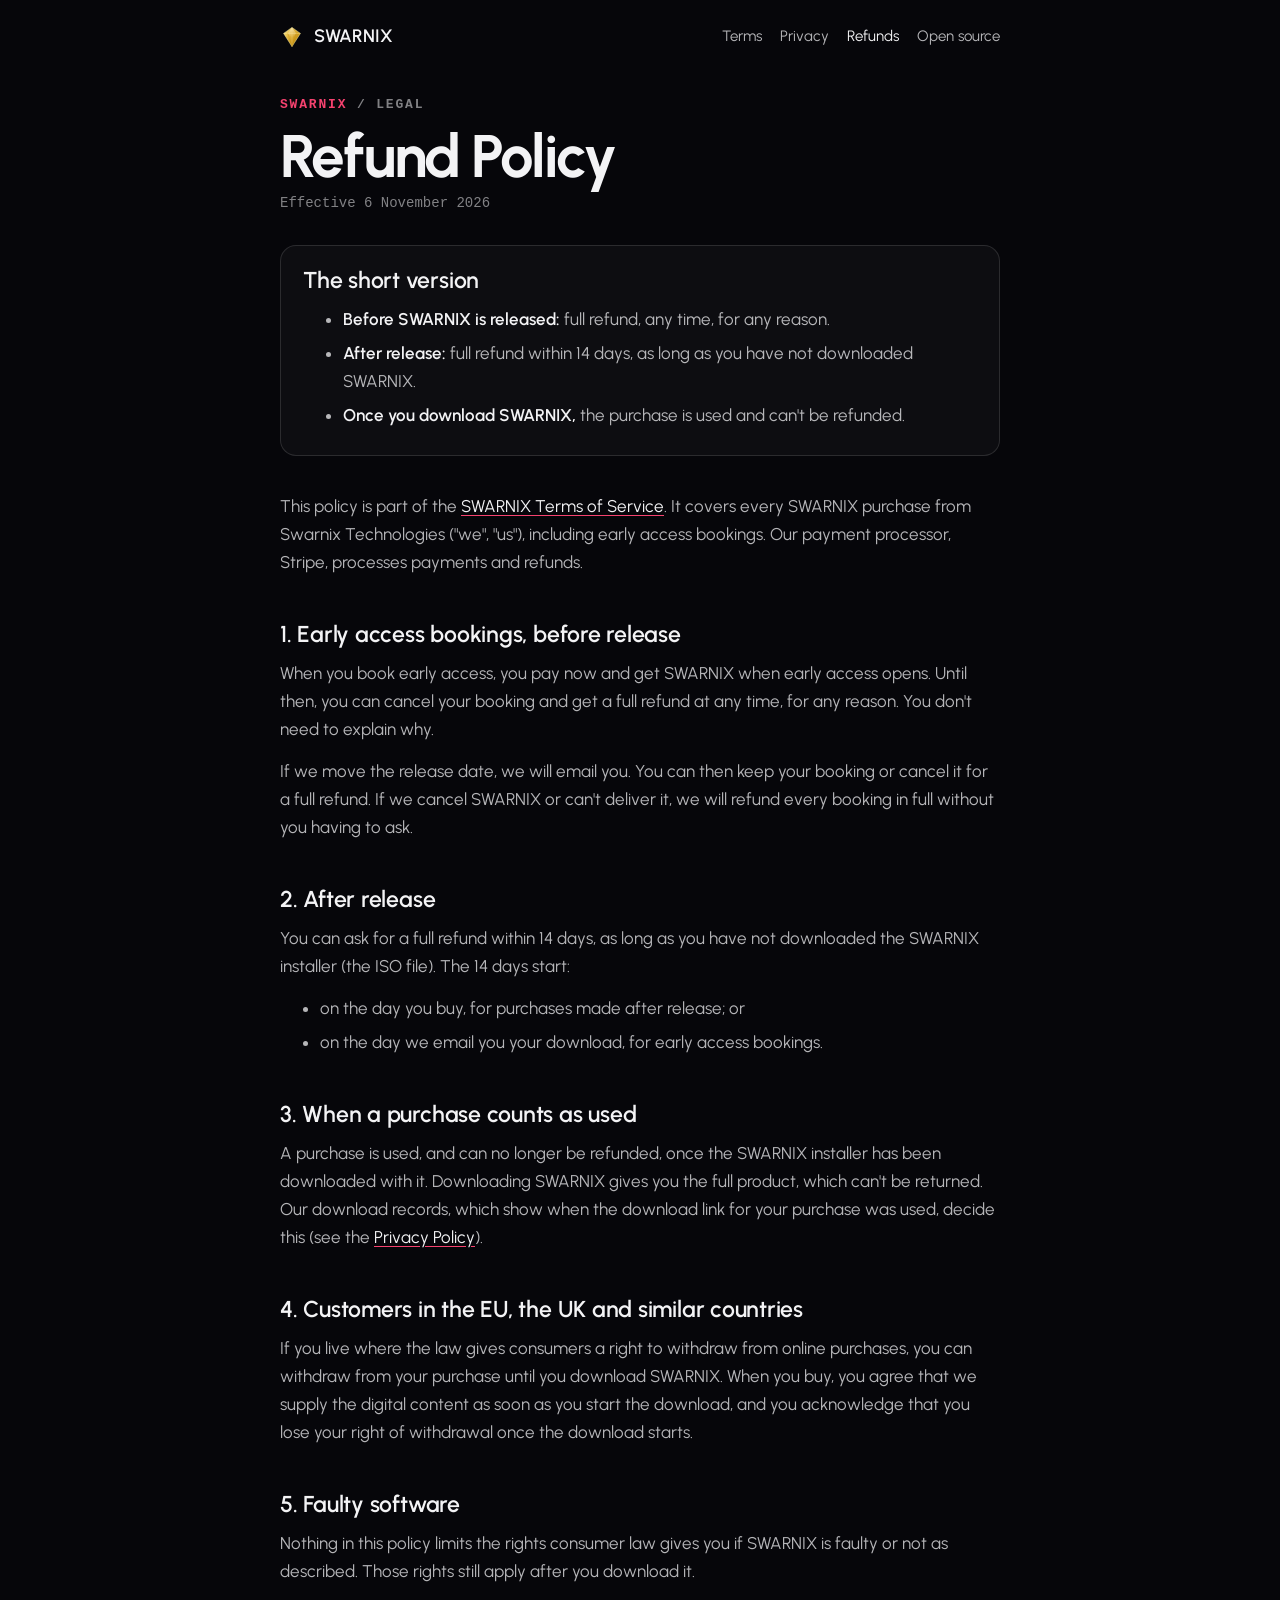
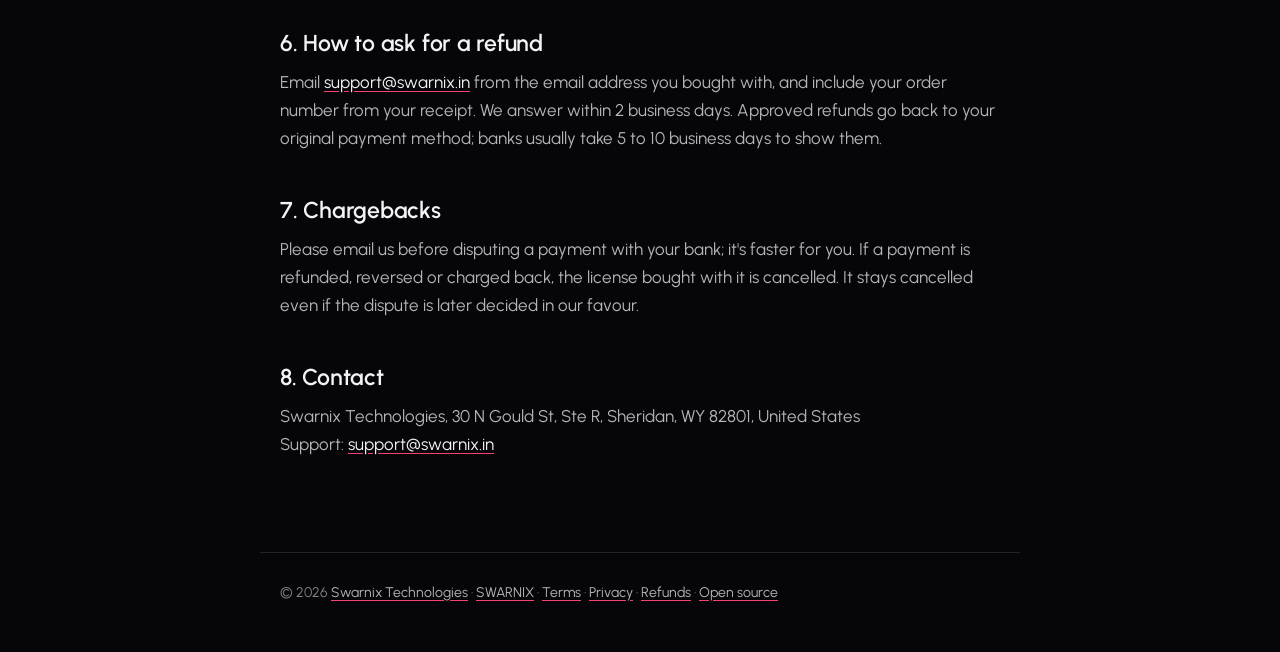
<file: refunds.html>
<!doctype html>

<html lang="en">

<head>

<meta charset="utf-8">

<meta name="viewport" content="width=device-width, initial-scale=1">

<title>Refund Policy · SWARNIX</title>

<meta name="description" content="SWARNIX refunds: a full refund any time before release; after release, within 14 days if you have not downloaded SWARNIX.">

<link rel="canonical" href="https://swarnix.in/refunds">

<link rel="icon" href="assets/logo.svg" type="image/svg+xml">

<link rel="stylesheet" href="legal.css">

</head>

<body>

<header class="top">

  <a class="brand" href="./"><img src="assets/logo.svg" alt="" width="24" height="24">SWARNIX</a>

  <nav aria-label="Legal"><a href="terms/">Terms</a><a href="privacy/">Privacy</a><a href="refunds/" aria-current="page">Refunds</a><a href="open-source/">Open source</a></nav>

</header>

<main>

  <p class="eyebrow"><b>SWARNIX</b> / Legal</p>

  <h1>Refund Policy</h1>

  <p class="date">Effective 6 November 2026</p>



  <section class="short">

    <h2>The short version</h2>

    <ul>

      <li><strong>Before SWARNIX is released:</strong> full refund, any time, for any reason.</li>

      <li><strong>After release:</strong> full refund within 14 days, as long as you have not downloaded SWARNIX.</li>

      <li><strong>Once you download SWARNIX,</strong> the purchase is used and can't be refunded.</li>

    </ul>

  </section>



  <p>This policy is part of the <a href="terms/">SWARNIX Terms of Service</a>. It covers every SWARNIX purchase from Swarnix Technologies ("we", "us"), including early access bookings. Our payment processor, Stripe, processes payments and refunds.</p>



  <h2>1. Early access bookings, before release</h2>

  <p>When you book early access, you pay now and get SWARNIX when early access opens. Until then, you can cancel your booking and get a full refund at any time, for any reason. You don't need to explain why.</p>

  <p>If we move the release date, we will email you. You can then keep your booking or cancel it for a full refund. If we cancel SWARNIX or can't deliver it, we will refund every booking in full without you having to ask.</p>



  <h2>2. After release</h2>

  <p>You can ask for a full refund within 14 days, as long as you have not downloaded the SWARNIX installer (the ISO file). The 14 days start:</p>

  <ul>

    <li>on the day you buy, for purchases made after release; or</li>

    <li>on the day we email you your download, for early access bookings.</li>

  </ul>



  <h2>3. When a purchase counts as used</h2>

  <p>A purchase is used, and can no longer be refunded, once the SWARNIX installer has been downloaded with it. Downloading SWARNIX gives you the full product, which can't be returned. Our download records, which show when the download link for your purchase was used, decide this (see the <a href="privacy/">Privacy Policy</a>).</p>



  <h2>4. Customers in the EU, the UK and similar countries</h2>

  <p>If you live where the law gives consumers a right to withdraw from online purchases, you can withdraw from your purchase until you download SWARNIX. When you buy, you agree that we supply the digital content as soon as you start the download, and you acknowledge that you lose your right of withdrawal once the download starts.</p>



  <h2>5. Faulty software</h2>

  <p>Nothing in this policy limits the rights consumer law gives you if SWARNIX is faulty or not as described. Those rights still apply after you download it.</p>



  <h2>6. How to ask for a refund</h2>

  <p>Email <a href="mailto:support@swarnix.in">support@swarnix.in</a> from the email address you bought with, and include your order number from your receipt. We answer within 2 business days. Approved refunds go back to your original payment method; banks usually take 5 to 10 business days to show them.</p>



  <h2>7. Chargebacks</h2>

  <p>Please email us before disputing a payment with your bank; it's faster for you. If a payment is refunded, reversed or charged back, the license bought with it is cancelled. It stays cancelled even if the dispute is later decided in our favour.</p>



  <h2>8. Contact</h2>

  <p>Swarnix Technologies, 30 N Gould St, Ste R, Sheridan, WY 82801, United States<br>Support: <a href="mailto:support@swarnix.in">support@swarnix.in</a></p>

</main>

<footer>© 2026 <a href="https://swarnix.in">Swarnix Technologies</a> · <a href="./">SWARNIX</a> · <a href="terms/">Terms</a> · <a href="privacy/">Privacy</a> · <a href="refunds/">Refunds</a> · <a href="open-source/">Open source</a></footer>

</body>

</html>
</file>
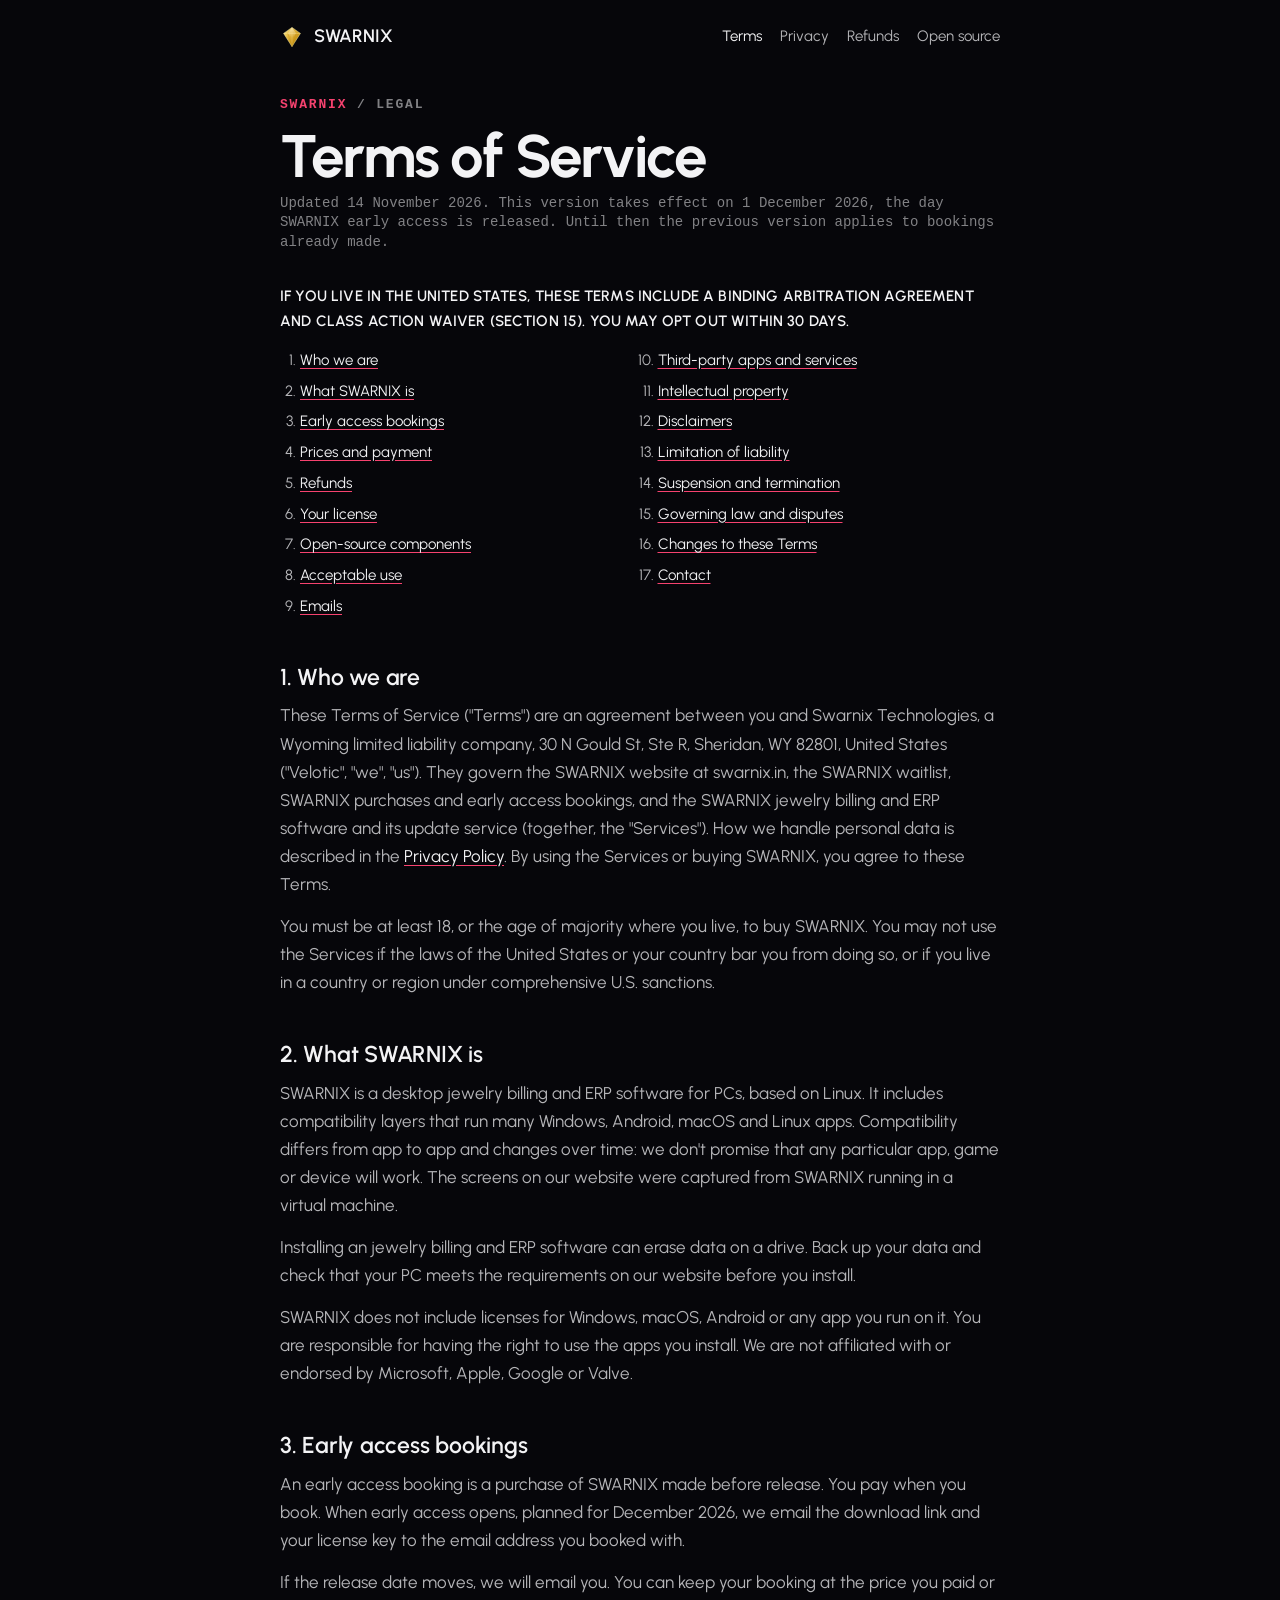
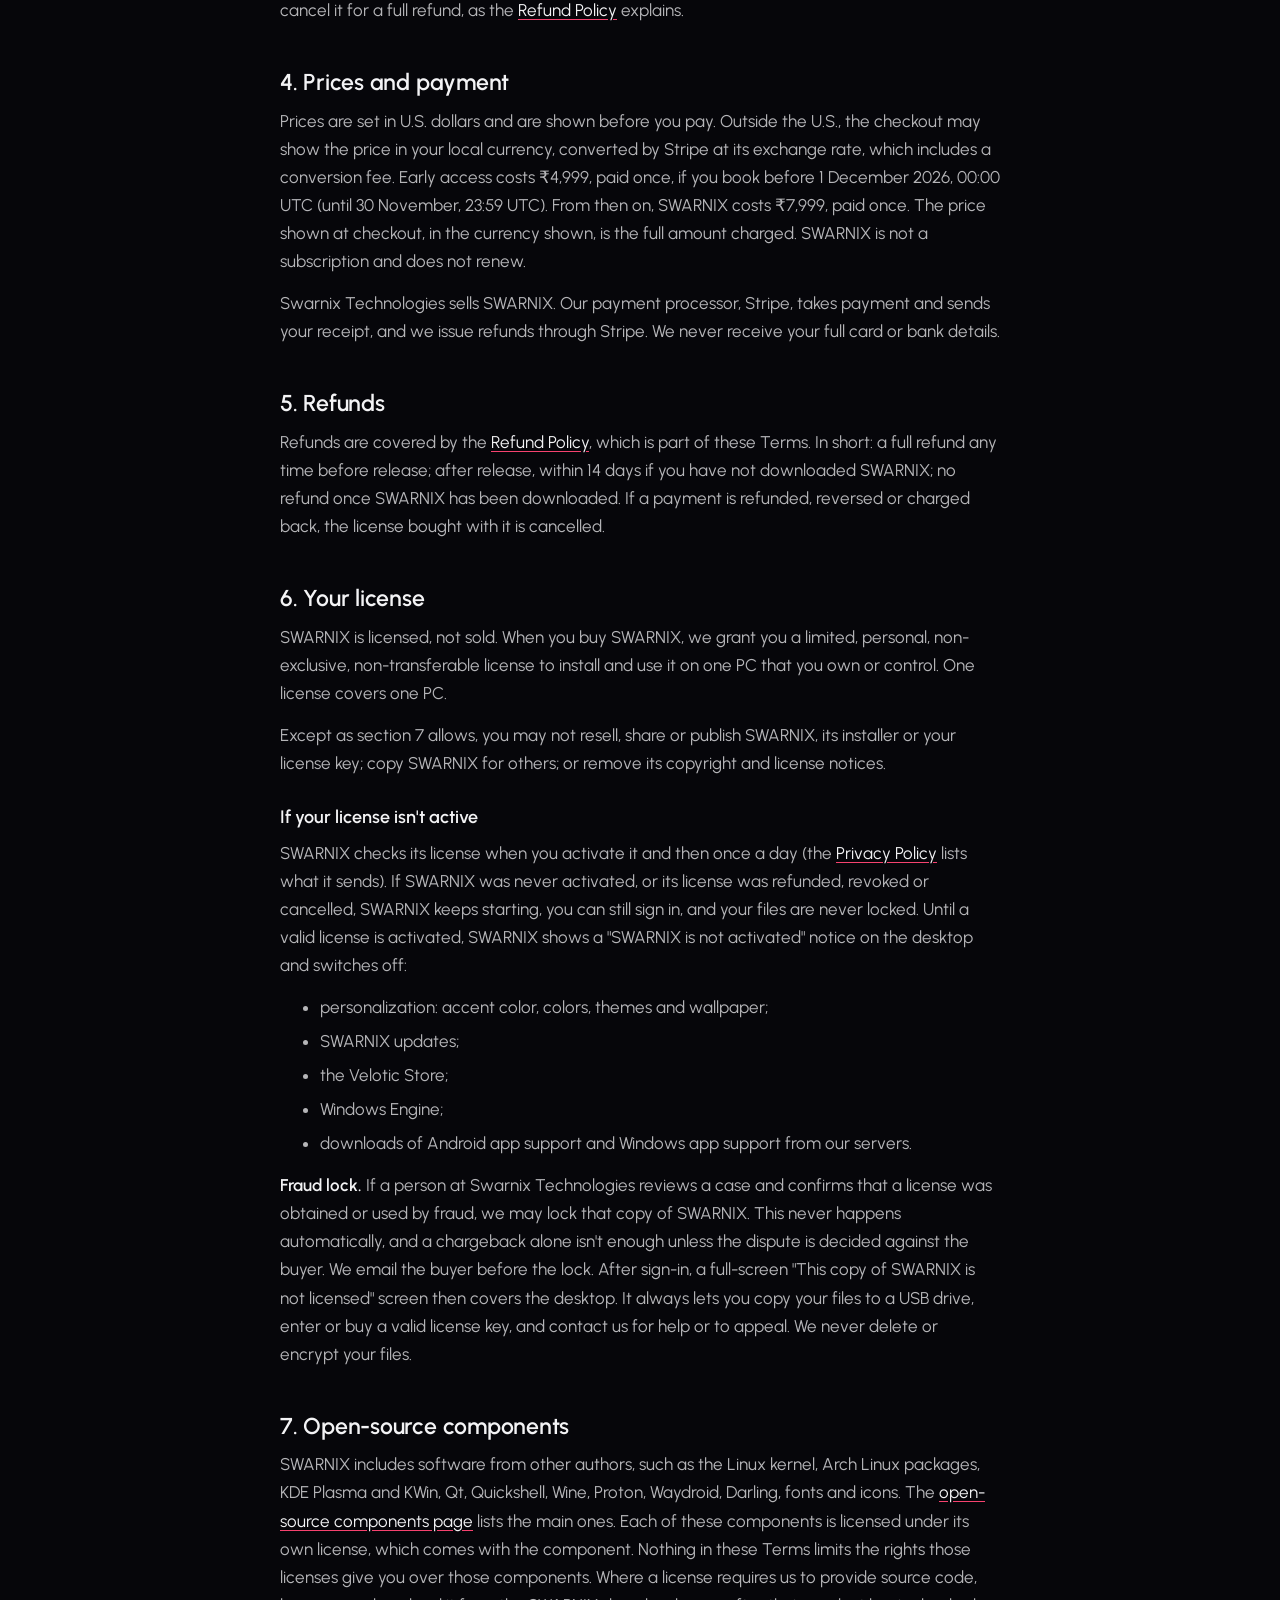
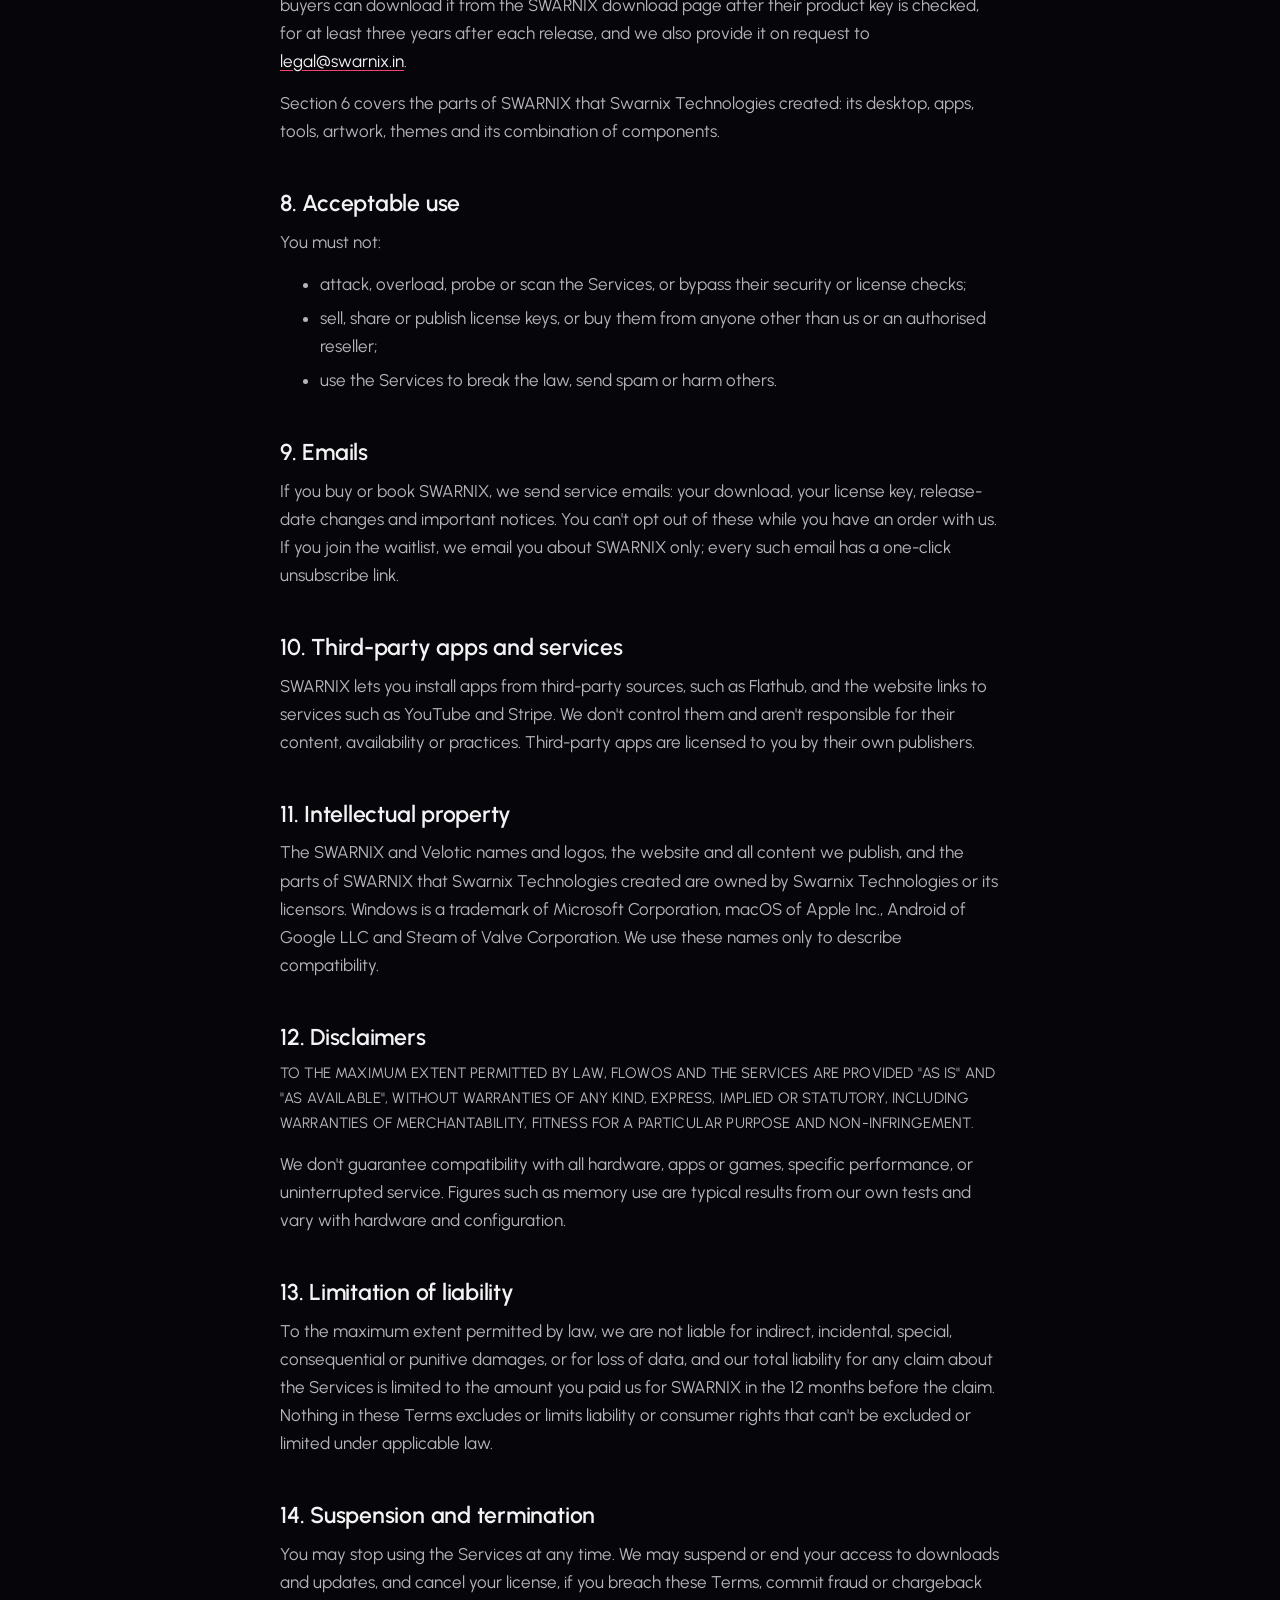
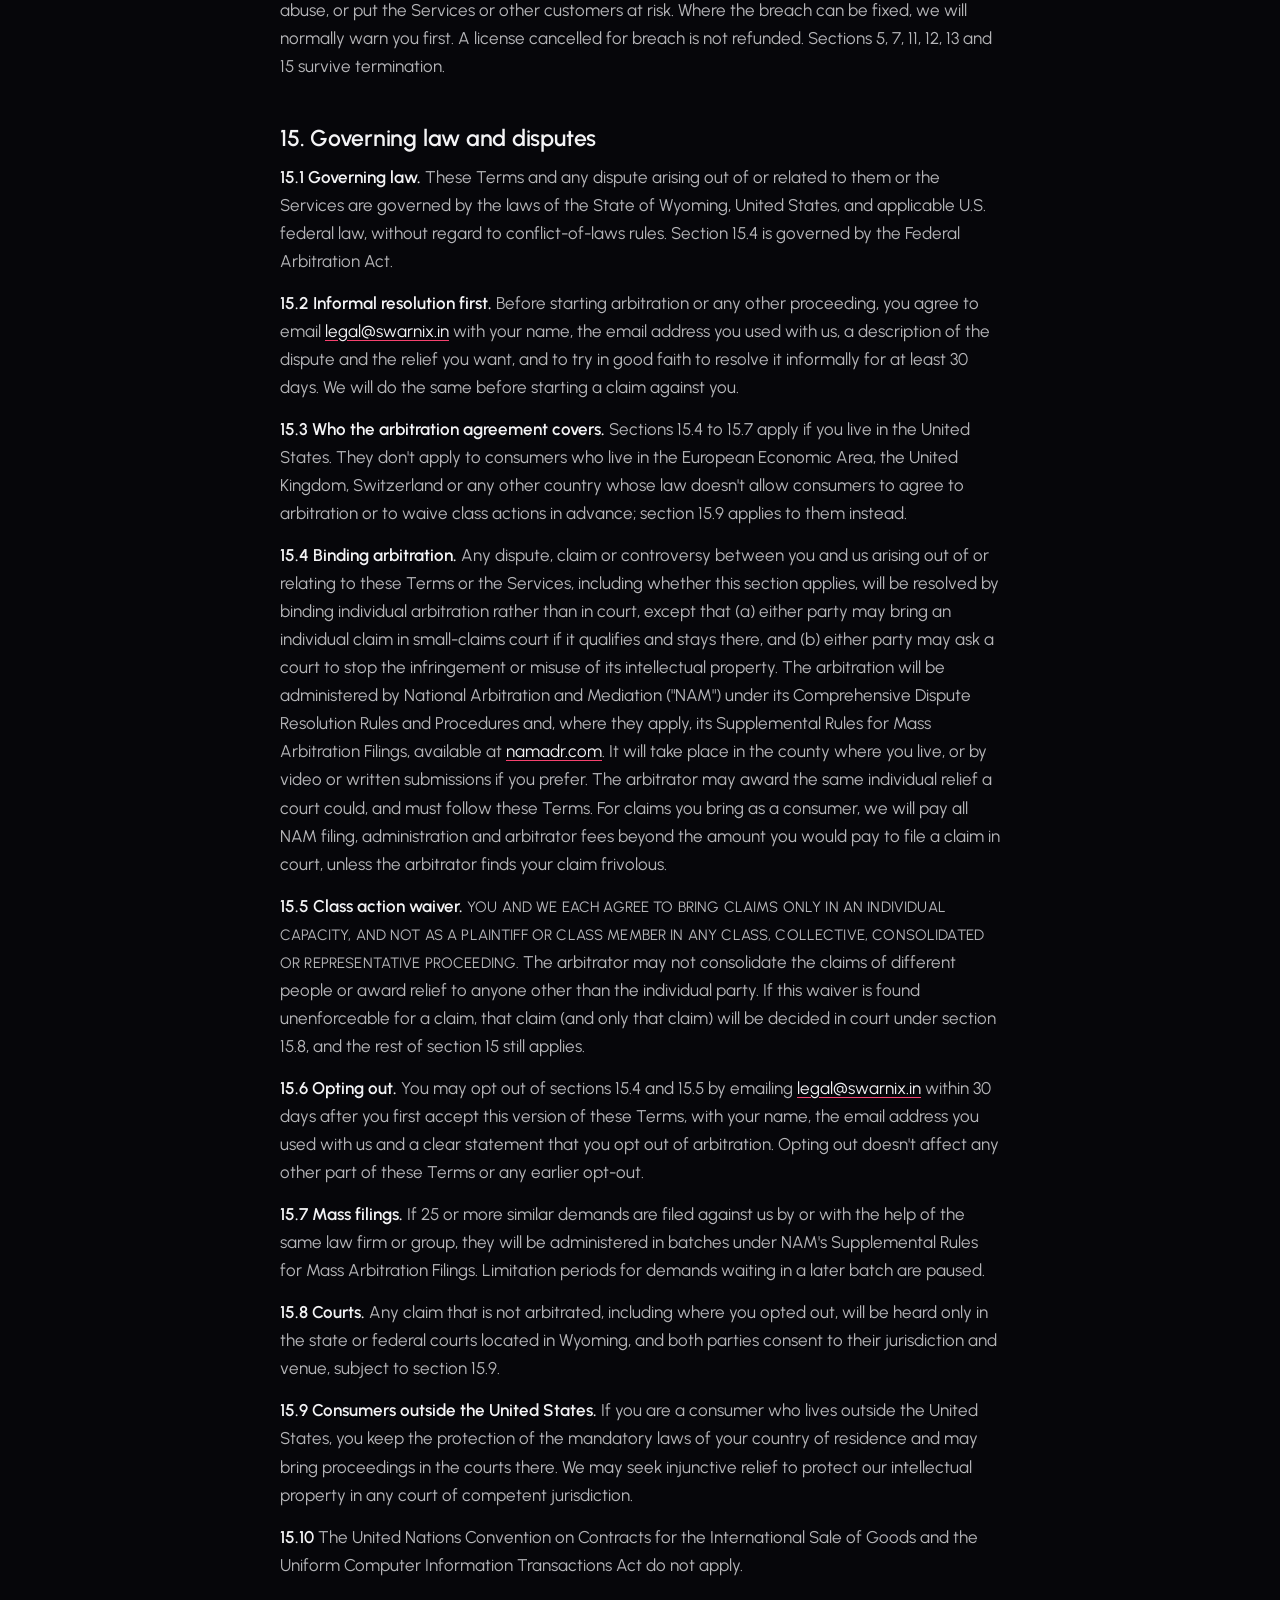
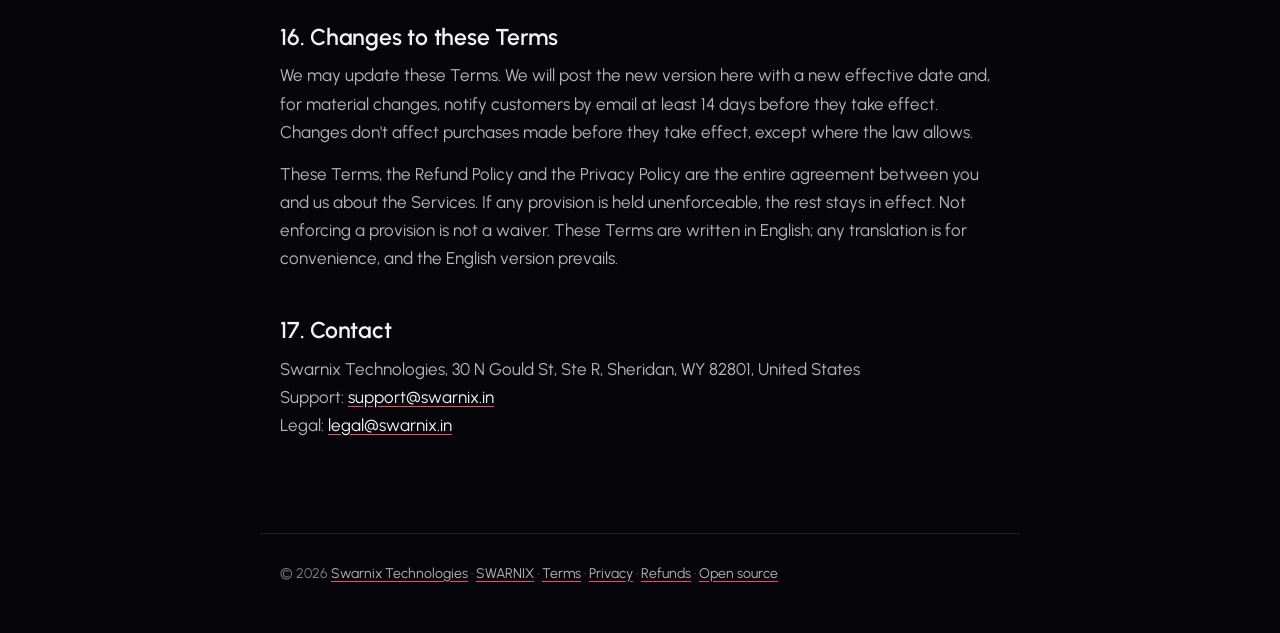
<file: terms.html>
<!doctype html>

<html lang="en">

<head>

<meta charset="utf-8">

<meta name="viewport" content="width=device-width, initial-scale=1">

<title>Terms of Service · SWARNIX</title>

<meta name="description" content="The terms for buying and using SWARNIX from Swarnix Technologies.">

<link rel="canonical" href="https://swarnix.in/terms">

<link rel="icon" href="assets/logo.svg" type="image/svg+xml">

<link rel="stylesheet" href="legal.css">

</head>

<body>

<header class="top">

  <a class="brand" href="./"><img src="assets/logo.svg" alt="" width="24" height="24">SWARNIX</a>

  <nav aria-label="Legal"><a href="terms/" aria-current="page">Terms</a><a href="privacy/">Privacy</a><a href="refunds/">Refunds</a><a href="open-source/">Open source</a></nav>

</header>

<main>

  <p class="eyebrow"><b>SWARNIX</b> / Legal</p>

  <h1>Terms of Service</h1>

  <p class="date">Updated 14 November 2026. This version takes effect on 1 December 2026, the day SWARNIX early access is released. Until then the previous version applies to bookings already made.</p>



  <p class="caps"><strong>IF YOU LIVE IN THE UNITED STATES, THESE TERMS INCLUDE A BINDING ARBITRATION AGREEMENT AND CLASS ACTION WAIVER (SECTION 15). YOU MAY OPT OUT WITHIN 30 DAYS.</strong></p>



  <ol class="toc">

    <li><a href="#who">Who we are</a></li>

    <li><a href="#what">What SWARNIX is</a></li>

    <li><a href="#booking">Early access bookings</a></li>

    <li><a href="#prices">Prices and payment</a></li>

    <li><a href="#refunds">Refunds</a></li>

    <li><a href="#license">Your license</a></li>

    <li><a href="#oss">Open-source components</a></li>

    <li><a href="#use">Acceptable use</a></li>

    <li><a href="#emails">Emails</a></li>

    <li><a href="#third">Third-party apps and services</a></li>

    <li><a href="#ip">Intellectual property</a></li>

    <li><a href="#disclaimers">Disclaimers</a></li>

    <li><a href="#liability">Limitation of liability</a></li>

    <li><a href="#termination">Suspension and termination</a></li>

    <li><a href="#law">Governing law and disputes</a></li>

    <li><a href="#changes">Changes to these Terms</a></li>

    <li><a href="#contact">Contact</a></li>

  </ol>



  <h2 id="who">1. Who we are</h2>

  <p>These Terms of Service ("Terms") are an agreement between you and Swarnix Technologies, a Wyoming limited liability company, 30 N Gould St, Ste R, Sheridan, WY 82801, United States ("Velotic", "we", "us"). They govern the SWARNIX website at swarnix.in, the SWARNIX waitlist, SWARNIX purchases and early access bookings, and the SWARNIX jewelry billing and ERP software and its update service (together, the "Services"). How we handle personal data is described in the <a href="privacy/">Privacy Policy</a>. By using the Services or buying SWARNIX, you agree to these Terms.</p>

  <p>You must be at least 18, or the age of majority where you live, to buy SWARNIX. You may not use the Services if the laws of the United States or your country bar you from doing so, or if you live in a country or region under comprehensive U.S. sanctions.</p>



  <h2 id="what">2. What SWARNIX is</h2>

  <p>SWARNIX is a desktop jewelry billing and ERP software for PCs, based on Linux. It includes compatibility layers that run many Windows, Android, macOS and Linux apps. Compatibility differs from app to app and changes over time: we don't promise that any particular app, game or device will work. The screens on our website were captured from SWARNIX running in a virtual machine.</p>

  <p>Installing an jewelry billing and ERP software can erase data on a drive. Back up your data and check that your PC meets the requirements on our website before you install.</p>

  <p>SWARNIX does not include licenses for Windows, macOS, Android or any app you run on it. You are responsible for having the right to use the apps you install. We are not affiliated with or endorsed by Microsoft, Apple, Google or Valve.</p>



  <h2 id="booking">3. Early access bookings</h2>

  <p>An early access booking is a purchase of SWARNIX made before release. You pay when you book. When early access opens, planned for December 2026, we email the download link and your license key to the email address you booked with.</p>

  <p>If the release date moves, we will email you. You can keep your booking at the price you paid or cancel it for a full refund, as the <a href="refunds/">Refund Policy</a> explains.</p>



  <h2 id="prices">4. Prices and payment</h2>

  <p>Prices are set in U.S. dollars and are shown before you pay. Outside the U.S., the checkout may show the price in your local currency, converted by Stripe at its exchange rate, which includes a conversion fee. Early access costs ₹4,999, paid once, if you book before 1 December 2026, 00:00 UTC (until 30 November, 23:59 UTC). From then on, SWARNIX costs ₹7,999, paid once. The price shown at checkout, in the currency shown, is the full amount charged. SWARNIX is not a subscription and does not renew.</p>

  <p>Swarnix Technologies sells SWARNIX. Our payment processor, Stripe, takes payment and sends your receipt, and we issue refunds through Stripe. We never receive your full card or bank details.</p>



  <h2 id="refunds">5. Refunds</h2>

  <p>Refunds are covered by the <a href="refunds/">Refund Policy</a>, which is part of these Terms. In short: a full refund any time before release; after release, within 14 days if you have not downloaded SWARNIX; no refund once SWARNIX has been downloaded. If a payment is refunded, reversed or charged back, the license bought with it is cancelled.</p>



  <h2 id="license">6. Your license</h2>

  <p>SWARNIX is licensed, not sold. When you buy SWARNIX, we grant you a limited, personal, non-exclusive, non-transferable license to install and use it on one PC that you own or control. One license covers one PC.</p>

  <p>Except as section 7 allows, you may not resell, share or publish SWARNIX, its installer or your license key; copy SWARNIX for others; or remove its copyright and license notices.</p>

  <h3 id="not-active">If your license isn't active</h3>

  <p>SWARNIX checks its license when you activate it and then once a day (the <a href="privacy/">Privacy Policy</a> lists what it sends). If SWARNIX was never activated, or its license was refunded, revoked or cancelled, SWARNIX keeps starting, you can still sign in, and your files are never locked. Until a valid license is activated, SWARNIX shows a "SWARNIX is not activated" notice on the desktop and switches off:</p>

  <ul>

    <li>personalization: accent color, colors, themes and wallpaper;</li>

    <li>SWARNIX updates;</li>

    <li>the Velotic Store;</li>

    <li>Windows Engine;</li>

    <li>downloads of Android app support and Windows app support from our servers.</li>

  </ul>

  <p><strong>Fraud lock.</strong> If a person at Swarnix Technologies reviews a case and confirms that a license was obtained or used by fraud, we may lock that copy of SWARNIX. This never happens automatically, and a chargeback alone isn't enough unless the dispute is decided against the buyer. We email the buyer before the lock. After sign-in, a full-screen "This copy of SWARNIX is not licensed" screen then covers the desktop. It always lets you copy your files to a USB drive, enter or buy a valid license key, and contact us for help or to appeal. We never delete or encrypt your files.</p>



  <h2 id="oss">7. Open-source components</h2>

  <p>SWARNIX includes software from other authors, such as the Linux kernel, Arch Linux packages, KDE Plasma and KWin, Qt, Quickshell, Wine, Proton, Waydroid, Darling, fonts and icons. The <a href="open-source/">open-source components page</a> lists the main ones. Each of these components is licensed under its own license, which comes with the component. Nothing in these Terms limits the rights those licenses give you over those components. Where a license requires us to provide source code, buyers can download it from the SWARNIX download page after their product key is checked, for at least three years after each release, and we also provide it on request to <a href="mailto:legal@swarnix.in">legal@swarnix.in</a>.</p>

  <p>Section 6 covers the parts of SWARNIX that Swarnix Technologies created: its desktop, apps, tools, artwork, themes and its combination of components.</p>



  <h2 id="use">8. Acceptable use</h2>

  <p>You must not:</p>

  <ul>

    <li>attack, overload, probe or scan the Services, or bypass their security or license checks;</li>

    <li>sell, share or publish license keys, or buy them from anyone other than us or an authorised reseller;</li>

    <li>use the Services to break the law, send spam or harm others.</li>

  </ul>



  <h2 id="emails">9. Emails</h2>

  <p>If you buy or book SWARNIX, we send service emails: your download, your license key, release-date changes and important notices. You can't opt out of these while you have an order with us. If you join the waitlist, we email you about SWARNIX only; every such email has a one-click unsubscribe link.</p>



  <h2 id="third">10. Third-party apps and services</h2>

  <p>SWARNIX lets you install apps from third-party sources, such as Flathub, and the website links to services such as YouTube and Stripe. We don't control them and aren't responsible for their content, availability or practices. Third-party apps are licensed to you by their own publishers.</p>



  <h2 id="ip">11. Intellectual property</h2>

  <p>The SWARNIX and Velotic names and logos, the website and all content we publish, and the parts of SWARNIX that Swarnix Technologies created are owned by Swarnix Technologies or its licensors. Windows is a trademark of Microsoft Corporation, macOS of Apple Inc., Android of Google LLC and Steam of Valve Corporation. We use these names only to describe compatibility.</p>



  <h2 id="disclaimers">12. Disclaimers</h2>

  <p class="caps">TO THE MAXIMUM EXTENT PERMITTED BY LAW, FLOWOS AND THE SERVICES ARE PROVIDED "AS IS" AND "AS AVAILABLE", WITHOUT WARRANTIES OF ANY KIND, EXPRESS, IMPLIED OR STATUTORY, INCLUDING WARRANTIES OF MERCHANTABILITY, FITNESS FOR A PARTICULAR PURPOSE AND NON-INFRINGEMENT.</p>

  <p>We don't guarantee compatibility with all hardware, apps or games, specific performance, or uninterrupted service. Figures such as memory use are typical results from our own tests and vary with hardware and configuration.</p>



  <h2 id="liability">13. Limitation of liability</h2>

  <p>To the maximum extent permitted by law, we are not liable for indirect, incidental, special, consequential or punitive damages, or for loss of data, and our total liability for any claim about the Services is limited to the amount you paid us for SWARNIX in the 12 months before the claim. Nothing in these Terms excludes or limits liability or consumer rights that can't be excluded or limited under applicable law.</p>



  <h2 id="termination">14. Suspension and termination</h2>

  <p>You may stop using the Services at any time. We may suspend or end your access to downloads and updates, and cancel your license, if you breach these Terms, commit fraud or chargeback abuse, or put the Services or other customers at risk. Where the breach can be fixed, we will normally warn you first. A license cancelled for breach is not refunded. Sections 5, 7, 11, 12, 13 and 15 survive termination.</p>



  <h2 id="law">15. Governing law and disputes</h2>

  <p><strong>15.1 Governing law.</strong> These Terms and any dispute arising out of or related to them or the Services are governed by the laws of the State of Wyoming, United States, and applicable U.S. federal law, without regard to conflict-of-laws rules. Section 15.4 is governed by the Federal Arbitration Act.</p>

  <p><strong>15.2 Informal resolution first.</strong> Before starting arbitration or any other proceeding, you agree to email <a href="mailto:legal@swarnix.in">legal@swarnix.in</a> with your name, the email address you used with us, a description of the dispute and the relief you want, and to try in good faith to resolve it informally for at least 30 days. We will do the same before starting a claim against you.</p>

  <p><strong>15.3 Who the arbitration agreement covers.</strong> Sections 15.4 to 15.7 apply if you live in the United States. They don't apply to consumers who live in the European Economic Area, the United Kingdom, Switzerland or any other country whose law doesn't allow consumers to agree to arbitration or to waive class actions in advance; section 15.9 applies to them instead.</p>

  <p><strong>15.4 Binding arbitration.</strong> Any dispute, claim or controversy between you and us arising out of or relating to these Terms or the Services, including whether this section applies, will be resolved by binding individual arbitration rather than in court, except that (a) either party may bring an individual claim in small-claims court if it qualifies and stays there, and (b) either party may ask a court to stop the infringement or misuse of its intellectual property. The arbitration will be administered by National Arbitration and Mediation ("NAM") under its Comprehensive Dispute Resolution Rules and Procedures and, where they apply, its Supplemental Rules for Mass Arbitration Filings, available at <a href="https://www.namadr.com">namadr.com</a>. It will take place in the county where you live, or by video or written submissions if you prefer. The arbitrator may award the same individual relief a court could, and must follow these Terms. For claims you bring as a consumer, we will pay all NAM filing, administration and arbitrator fees beyond the amount you would pay to file a claim in court, unless the arbitrator finds your claim frivolous.</p>

  <p><strong>15.5 Class action waiver.</strong> <span class="caps">YOU AND WE EACH AGREE TO BRING CLAIMS ONLY IN AN INDIVIDUAL CAPACITY, AND NOT AS A PLAINTIFF OR CLASS MEMBER IN ANY CLASS, COLLECTIVE, CONSOLIDATED OR REPRESENTATIVE PROCEEDING.</span> The arbitrator may not consolidate the claims of different people or award relief to anyone other than the individual party. If this waiver is found unenforceable for a claim, that claim (and only that claim) will be decided in court under section 15.8, and the rest of section 15 still applies.</p>

  <p><strong>15.6 Opting out.</strong> You may opt out of sections 15.4 and 15.5 by emailing <a href="mailto:legal@swarnix.in">legal@swarnix.in</a> within 30 days after you first accept this version of these Terms, with your name, the email address you used with us and a clear statement that you opt out of arbitration. Opting out doesn't affect any other part of these Terms or any earlier opt-out.</p>

  <p><strong>15.7 Mass filings.</strong> If 25 or more similar demands are filed against us by or with the help of the same law firm or group, they will be administered in batches under NAM's Supplemental Rules for Mass Arbitration Filings. Limitation periods for demands waiting in a later batch are paused.</p>

  <p><strong>15.8 Courts.</strong> Any claim that is not arbitrated, including where you opted out, will be heard only in the state or federal courts located in Wyoming, and both parties consent to their jurisdiction and venue, subject to section 15.9.</p>

  <p><strong>15.9 Consumers outside the United States.</strong> If you are a consumer who lives outside the United States, you keep the protection of the mandatory laws of your country of residence and may bring proceedings in the courts there. We may seek injunctive relief to protect our intellectual property in any court of competent jurisdiction.</p>

  <p><strong>15.10</strong> The United Nations Convention on Contracts for the International Sale of Goods and the Uniform Computer Information Transactions Act do not apply.</p>



  <h2 id="changes">16. Changes to these Terms</h2>

  <p>We may update these Terms. We will post the new version here with a new effective date and, for material changes, notify customers by email at least 14 days before they take effect. Changes don't affect purchases made before they take effect, except where the law allows.</p>

  <p>These Terms, the Refund Policy and the Privacy Policy are the entire agreement between you and us about the Services. If any provision is held unenforceable, the rest stays in effect. Not enforcing a provision is not a waiver. These Terms are written in English; any translation is for convenience, and the English version prevails.</p>



  <h2 id="contact">17. Contact</h2>

  <p>Swarnix Technologies, 30 N Gould St, Ste R, Sheridan, WY 82801, United States<br>Support: <a href="mailto:support@swarnix.in">support@swarnix.in</a><br>Legal: <a href="mailto:legal@swarnix.in">legal@swarnix.in</a></p>

</main>

<footer>© 2026 <a href="https://swarnix.in">Swarnix Technologies</a> · <a href="./">SWARNIX</a> · <a href="terms/">Terms</a> · <a href="privacy/">Privacy</a> · <a href="refunds/">Refunds</a> · <a href="open-source/">Open source</a></footer>

</body>

</html>
</file>
<file: site.css>
/* FlowOS · flowos.veloticstudios.com
   Velotic house type (VeloticSans) over one scroll-driven drone flight.
   Motion is driven by CSS variables that site.js writes each frame. */

@font-face { font-family: "VeloticSans"; src: url("assets/fonts/VeloticSans-Regular.woff2") format("woff2"); font-weight: 400; font-display: swap; }
@font-face { font-family: "VeloticSans"; src: url("assets/fonts/VeloticSans-Medium.woff2") format("woff2"); font-weight: 500; font-display: swap; }
@font-face { font-family: "VeloticSans"; src: url("assets/fonts/VeloticSans-SemiBold.woff2") format("woff2"); font-weight: 600; font-display: swap; }
@font-face { font-family: "VeloticSans"; src: url("assets/fonts/VeloticSans-Bold.woff2") format("woff2"); font-weight: 700; font-display: swap; }
/* a metric-matched stand-in so nothing jumps while the real font arrives */
@font-face { font-family: "VeloticSans Fallback"; src: local("Arial"); ascent-override: 94.08%; descent-override: 24.76%; line-gap-override: 0%; size-adjust: 100.98%; }

:root {
  --canvas: #06060a;
  --ink: #f3f3f5;
  --ink-2: rgba(243, 243, 245, 0.72);
  --ink-3: rgba(243, 243, 245, 0.5);
  --rose: #e5b842;            /* words, marks, light - gold highlight */
  --crimson: #c69214;         /* fills: buttons, chips - royal gold */
  --crimson-2: #dfa61c;       /* button hover - brilliant amber */
  --line-2: rgba(229, 184, 66, 0.28);
  --line: rgba(255, 255, 255, 0.12);
  --line-2: rgba(255, 255, 255, 0.22);
  --radius: 22px;
  --gutter: clamp(20px, 5vw, 96px);
  --font: "VeloticSans", "VeloticSans Fallback", Arial, Helvetica, sans-serif;
  --mono: ui-monospace, "Cascadia Mono", "SF Mono", Menlo, Consolas, monospace;
  --ease: cubic-bezier(.2, .75, .15, 1);
  --ease-out: cubic-bezier(.16, 1, .3, 1);
  --fly-x: 10vw;
  --fly-y: 9vh;
  --mx: 0;
  --my: 0;
  color-scheme: dark;
}

* { box-sizing: border-box; }
html { scroll-padding-top: 84px; }
html.lenis, html.lenis body { height: auto; }
.lenis.lenis-smooth { scroll-behavior: auto !important; }
body {
  margin: 0; background: var(--canvas); color: var(--ink);
  font-family: var(--font); font-size: clamp(17px, 0.5vw + 11px, 20px); line-height: 1.5;
  -webkit-font-smoothing: antialiased; overflow-x: clip;
}
img, video { display: block; max-width: 100%; }
a { color: inherit; }
h1, h2, h3 { margin: 0; font-weight: 600; letter-spacing: -0.04em; line-height: 0.98; text-wrap: balance; }
p { margin: 0; }
.vh { position: absolute; width: 1px; height: 1px; overflow: hidden; clip: rect(0 0 0 0); white-space: nowrap; }
.nowrap { white-space: nowrap; }
:focus-visible { outline: 2px solid #fff; outline-offset: 4px; border-radius: 4px; }
::selection { background: var(--rose); color: #fff; }

/* ---- type -------------------------------------------------------------------- */
.h1 { font-size: clamp(56px, min(9.6vw, 16vh), 168px); font-weight: 700; letter-spacing: -0.045em; line-height: 0.94; }
h2, .huge { font-size: clamp(46px, min(6.6vw, 11.5vh), 124px); letter-spacing: -0.045em; line-height: 0.96; }
h3 { font-size: clamp(30px, 3vw, 54px); letter-spacing: -0.03em; line-height: 1.02; }
.mute { color: var(--ink-3); }
.rose { color: var(--rose); }
.lede { font-size: clamp(18px, 0.6vw + 12px, 25px); line-height: 1.5; color: var(--ink-2); max-width: 30em; margin-top: clamp(18px, 2.4vh, 28px); text-wrap: pretty; }
.eyebrow {
  display: flex; align-items: center; gap: 12px; margin-bottom: clamp(18px, 2.6vh, 30px);
  font: 500 12px/1 var(--mono); letter-spacing: 0.18em; text-transform: uppercase; color: rgba(243, 243, 245, 0.74); white-space: nowrap;
}
.eyebrow b { font-weight: 500; color: var(--rose); }
.eyebrow b::after { content: " /"; color: var(--ink-3); margin-left: 2px; }
.head { max-width: 1240px; }

/* words rise out of masks when their block arrives */
.w { display: inline-block; overflow: hidden; vertical-align: top; padding: 0.06em 0.02em 0.12em; margin: -0.06em -0.02em -0.12em; }
.w > .c { display: inline-block; transform: translateY(110%); transition: transform 1s var(--ease-out); transition-delay: calc(var(--i) * 18ms); }
.in .w > .c { transform: none; }
.soft { opacity: 0; transform: translateY(18px); transition: opacity .9s ease, transform 1.1s var(--ease-out); transition-delay: .35s; }
.soft.in { opacity: 1; transform: none; }

/* copy over footage sits in its own pool of shadow */
.hero-copy, .head, .tour-copy, .join-copy, .nope-wrap, .store-copy, .strip { position: relative; }
.hero-copy::before, .head::before, .tour-copy::before, .join-copy::before, .nope-wrap::before {
  content: ""; position: absolute; z-index: -1; inset: -14% -34% -22% -44%; pointer-events: none;
  background: radial-gradient(closest-side, rgba(6, 6, 10, 0.86), rgba(6, 6, 10, 0.5) 55%, transparent);
}
.strip::before { content: ""; position: absolute; z-index: -1; inset: -24px -24px -16px; pointer-events: none; background: linear-gradient(180deg, transparent, rgba(6, 6, 10, 0.78) 30%); border-radius: 16px; }

/* ---- the flight -------------------------------------------------------------- */
.flight { position: fixed; inset: 0; z-index: -1; background: var(--canvas); overflow: hidden; }
.flight canvas { position: absolute; inset: 0; width: 100%; height: 100%; display: none; }
.flight video {
  position: absolute; inset: -2%; width: 104%; height: 104%; object-fit: cover; opacity: 0;
  transform: translate3d(calc(var(--mx) * -12px), calc(var(--my) * -8px), 0) scale(1.02);
}
.gl .flight canvas { display: block; }
.gl .flight video { opacity: 0 !important; }
.mist {
  position: absolute; inset: 0; opacity: var(--mist, 0); pointer-events: none; filter: blur(30px);
  background: radial-gradient(60% 50% at 30% 60%, rgba(236, 240, 246, 0.95), transparent 70%), radial-gradient(70% 60% at 75% 40%, rgba(226, 232, 240, 0.9), transparent 72%), rgba(214, 222, 232, 0.55);
}
.gl .mist { display: none; }
.shade {
  position: absolute; inset: 0; pointer-events: none;
  background:
    linear-gradient(180deg, rgba(6, 6, 10, 0.42) 0%, rgba(6, 6, 10, 0.02) 22%, rgba(6, 6, 10, 0.06) 60%, rgba(6, 6, 10, 0.58) 100%),
    radial-gradient(80% 60% at 0% 85%, rgba(6, 6, 10, 0.4), transparent 70%);
}
html:not(.gl) .shade { box-shadow: inset 0 0 0 100vmax rgba(6, 6, 10, var(--dim, 0.14)); }

.progress { position: fixed; top: 0; left: 0; right: 0; height: 2px; z-index: 20; }
.progress span { display: block; height: 100%; transform-origin: 0 50%; transform: scaleX(var(--doc, 0)); background: var(--rose); box-shadow: 0 0 14px var(--rose); }
.chapter { position: fixed; right: var(--gutter); bottom: 22px; z-index: 9; display: flex; align-items: baseline; gap: 12px; margin: 0; font: 500 11px/1 var(--mono); letter-spacing: .2em; text-transform: uppercase; color: var(--ink-3); pointer-events: none; opacity: var(--chapter, 0); transition: opacity .6s; }
.chapter b { font: 500 26px/1 var(--mono); letter-spacing: -0.02em; color: var(--ink); }
.chapter b::after { content: " / 06"; font-size: 11px; color: var(--ink-3); letter-spacing: .1em; }

/* ---- nav --------------------------------------------------------------------- */
.nav {
  position: fixed; top: 14px; left: 50%; transform: translateX(-50%); z-index: 10;
  width: min(1200px, calc(100% - 24px)); display: flex; align-items: center; gap: 18px;
  padding: 7px 7px 7px 16px; border-radius: 999px;
  background: rgba(10, 11, 16, 0.42); border: 1px solid var(--line);
  backdrop-filter: blur(26px) saturate(170%); -webkit-backdrop-filter: blur(26px) saturate(170%);
  box-shadow: 0 10px 40px -14px rgba(0,0,0,.6), inset 0 1px 0 rgba(255,255,255,.1);
}
.brand { display: flex; align-items: center; gap: 10px; font-weight: 600; font-size: 17px; letter-spacing: -0.02em; text-decoration: none; flex-shrink: 0; }
.nav nav { display: flex; gap: 2px; margin-left: auto; }
.nav nav a { display: inline-flex; align-items: center; gap: 8px; text-decoration: none; font: 500 13px/1 var(--mono); letter-spacing: .02em; color: rgba(243, 243, 245, 0.74); padding: 10px 12px; border-radius: 999px; transition: color .25s, background .25s; }
.nav nav a i { width: 7px; height: 7px; border-radius: 50%; border: 1px solid rgba(255,255,255,.45); transition: background .4s, border-color .4s, box-shadow .4s; }
.nav nav a.tick i { background: var(--rose); border-color: var(--rose); box-shadow: 0 0 10px var(--rose); }
.nav nav a.tick { color: var(--ink); }
.nav nav a:hover, .nav nav a[aria-current] { color: var(--ink); background: rgba(255, 255, 255, 0.1); }
.nav .btn-sm { transition: opacity .3s; }
.in-wait .nav .btn-sm { opacity: 0; pointer-events: none; }
@media (max-width: 640px) { .nav { transition: opacity .3s, transform .3s; } .in-wait .nav { opacity: 0; transform: translate(-50%, -16px); pointer-events: none; } }

.btn {
  position: relative; display: inline-flex; align-items: center; justify-content: center;
  min-height: 54px; padding: 0 28px; border-radius: 999px; border: 0; overflow: hidden;
  background: var(--crimson); color: #08090d; font: 600 16px/1 var(--font); letter-spacing: -0.005em; text-decoration: none; cursor: pointer; white-space: nowrap;
  box-shadow: 0 12px 36px -12px rgba(197, 26, 71, 0.8), inset 0 1px 0 rgba(255,255,255,.22);
  transform: translate(var(--tx, 0), var(--ty, 0)); transition: box-shadow .3s, background .3s;
}
.btn::after { content: ""; position: absolute; inset: 0; background: linear-gradient(110deg, transparent 30%, rgba(255,255,255,.35) 50%, transparent 70%); transform: translateX(-120%); transition: transform .8s var(--ease); }
.btn:hover::after { transform: translateX(120%); }
.btn:hover { background: var(--crimson-2); box-shadow: 0 16px 48px -10px rgba(197, 26, 71, 1), inset 0 1px 0 rgba(255,255,255,.22); }
.btn-sm { min-height: 40px; padding: 0 18px; font-size: 14px; }
.btn-ghost { background: rgba(255, 255, 255, 0.09); box-shadow: inset 0 1px 0 rgba(255,255,255,.16); border: 1px solid var(--line-2); backdrop-filter: blur(16px); -webkit-backdrop-filter: blur(16px); }
.btn-ghost:hover { background: rgba(255, 255, 255, 0.16); box-shadow: none; }

/* ---- scenes ------------------------------------------------------------------ */
.scene { position: relative; overflow-x: clip; }
.sticky { position: sticky; top: 0; height: 100vh; height: 100svh; overflow: hidden; }
.wrap { max-width: 1560px; margin: 0 auto; padding-left: var(--gutter); padding-right: var(--gutter); }

/* screenshots: hairline, deep shadow, a glass label; they open from a smaller window as they arrive */
.shot {
  position: relative; margin: 0; border-radius: var(--radius); overflow: hidden; background: #0b0c11;
  border: 1px solid var(--line-2);
  box-shadow: 0 60px 120px -40px rgba(0,0,0,.85), 0 0 0 1px rgba(0,0,0,.4);
  clip-path: inset(calc((1 - var(--v, 1)) * 14%) calc((1 - var(--v, 1)) * 8%) round var(--radius));
  transform: perspective(1400px) translateY(calc((1 - var(--v, 1)) * 40px)) rotateY(calc(var(--rx, 0) * 1deg)) rotateX(calc(var(--ry, 0) * 1deg));
}
.shot img { width: 100%; height: auto; aspect-ratio: 16 / 9; object-fit: cover; cursor: zoom-in; transform: scale(calc(1.1 - var(--v, 1) * 0.1)); }
.shot figcaption {
  position: absolute; left: 16px; bottom: 16px; max-width: calc(100% - 32px); padding: 10px 16px 11px; border-radius: 14px;
  font-size: 15px; line-height: 1.3; color: var(--ink-2);
  background: rgba(10, 11, 16, 0.66); border: 1px solid var(--line); backdrop-filter: blur(18px); -webkit-backdrop-filter: blur(18px);
}
.shot figcaption b { display: block; font: 500 11px/1 var(--mono); letter-spacing: .18em; text-transform: uppercase; color: var(--rose); margin-bottom: 5px; }

/* hero */
.hero { height: 440vh; }
.hero .sticky { display: flex; align-items: center; padding: 0 var(--gutter); }
.intro {
  position: absolute; inset: 0; z-index: 4; display: flex; flex-direction: column; align-items: center; justify-content: flex-end;
  padding: 0 var(--gutter) max(6vh, 36px); text-align: center;
  opacity: clamp(0, calc(1 - var(--p, 0) * 10), 1); transform: translateY(calc(var(--p, 0) * -12vh));
}
.intro-line { font-size: clamp(20px, 1.5vw + 8px, 34px); font-weight: 500; letter-spacing: -0.02em; text-shadow: 0 2px 30px rgba(0,0,0,.6); text-wrap: balance; }
.intro .cta-row { justify-content: center; margin-top: 24px; }
.cta-row { display: flex; flex-wrap: wrap; gap: 10px; }
.wordmark { display: none; }
html:not(.gl) .wordmark {
  display: block; position: absolute; left: 50%; top: 44%; transform: translate(-50%, -50%); margin: 0;
  font-size: min(23.5vw, 42vh); font-weight: 700; letter-spacing: -0.045em; line-height: 1;
  color: var(--ink); text-shadow: 0 12px 60px rgba(0,0,0,.55);
}
.scroll-hint { margin-top: clamp(22px, 4vh, 40px); font: 500 11px/1 var(--mono); letter-spacing: .3em; text-transform: uppercase; color: var(--ink-3); }
.scroll-hint::after { content: ""; display: block; width: 1px; height: 36px; margin: 10px auto 0; background: linear-gradient(var(--ink-2), transparent); transform-origin: top; animation: drip 1.8s ease-in-out infinite; }
@keyframes drip { 0% { transform: scaleY(0); } 50% { transform: scaleY(1); } 100% { transform: scaleY(1); opacity: 0; } }
.hero-copy {
  z-index: 2; max-width: 1200px;
  transform: translate3d(calc(var(--mx) * 8px), calc((1 - var(--h, 0)) * 40px - var(--hx, 0) * 24vh), 0) scale(calc(1 - var(--hx, 0) * 0.14));
  opacity: calc(var(--h, 0) * (1 - var(--hx, 0) * 1.4)); filter: blur(calc(var(--hx, 0) * 12px));
  transform-origin: 0 50%;
}
.hero-copy .eyebrow b::after { content: " ·"; }
.hook { font-size: clamp(18px, 1.3vw + 8px, 30px); font-weight: 500; color: var(--ink-2); letter-spacing: -0.02em; margin-bottom: clamp(10px, 1.6vh, 18px); }
.hook span { position: relative; }
.hook span::after { content: ""; position: absolute; left: 0; right: 0; top: 54%; height: 2px; background: var(--rose); transform-origin: 0 50%; transform: scaleX(var(--h, 0)); }
.strip {
  list-style: none; margin: 0; padding: 0; position: absolute; left: var(--gutter); right: var(--gutter); bottom: clamp(24px, 5vh, 48px); z-index: 2;
  display: grid; grid-template-columns: repeat(4, 1fr);
  border-top: 1px solid var(--line-2);
  opacity: calc(var(--h, 0) * (1 - var(--hx, 0) * 1.6)); transform: translateY(calc((1 - var(--h, 0)) * 24px));
}
.strip li { padding: 16px 20px 0 0; }
.strip li + li { padding-left: 20px; border-left: 1px solid var(--line); }
.strip b { display: block; font-size: clamp(18px, 1.4vw, 24px); font-weight: 600; letter-spacing: -0.02em; }
.strip span { font-size: 14px; color: var(--ink-2); }
.rise-screen {
  position: absolute; left: 50%; top: 52%; z-index: 3; margin: 0;
  width: min(1280px, 90vw, calc((100svh - 140px) * 16 / 9));
  border-radius: 18px; overflow: visible;
  transform: translate(-50%, calc(-50% + (1 - var(--q, 0)) * 85vh)) perspective(1600px) rotateX(calc((1 - var(--q, 0)) * 34deg)) scale(calc(0.8 + var(--q, 0) * 0.2));
  opacity: calc(var(--q, 0) * 3);
}
.rise-screen img { width: 100%; height: auto; cursor: zoom-in; border-radius: 18px; border: 1px solid var(--line-2); box-shadow: 0 80px 160px -40px rgba(0,0,0,.9), 0 0 120px -20px rgba(246, 66, 111, 0.25); }
.rise-screen figcaption { position: absolute; left: 50%; bottom: -3.4em; transform: translateX(-50%); width: max-content; max-width: 90vw; text-align: center; font-size: clamp(15px, 1.1vw, 19px); font-weight: 500; color: var(--ink-2); opacity: clamp(0, calc((var(--q, 0) - .85) * 8), 1); }

/* liquid glass tour */
.tour { height: 600vh; }
.tour .sticky { display: grid; grid-template-columns: minmax(340px, .9fr) minmax(0, 1.7fr); gap: clamp(28px, 4vw, 80px); align-items: center; padding: 92px var(--gutter) 36px; max-width: 1720px; margin: 0 auto; }
.tour h2 { font-size: clamp(36px, min(3.8vw, 7.6vh), 76px); }
.tour-list { list-style: none; padding: 0; margin: clamp(18px, 3.2vh, 40px) 0 0; counter-reset: s; }
.tour-list li { counter-increment: s; position: relative; display: grid; grid-template-columns: 34px 1fr; column-gap: 12px; padding: clamp(8px, 1.3vh, 13px) 0; border-top: 1px solid var(--line); color: var(--ink-2); transition: color .4s; }
.tour-list li::before { content: "0" counter(s); font: 500 11px/1 var(--mono); letter-spacing: .14em; color: var(--ink-3); padding-top: 6px; transition: color .4s; }
.tour-list li b { display: block; font-size: clamp(17px, 0.5vw + 11px, 22px); font-weight: 600; letter-spacing: -0.02em; color: var(--ink-2); transition: color .4s; }
.tour-list li span { grid-column: 2; font-size: 15px; }
.tour-list li.on, .tour-list li.on b { color: var(--ink); }
.tour-list li.on::before { color: var(--rose); }
.tour-note { margin-top: 20px; font-size: 14px; color: var(--ink-3); }
.tour-stage {
  position: relative; aspect-ratio: 16 / 9; width: min(100%, calc((100svh - 160px) * 16 / 9)); justify-self: end;
  border-radius: var(--radius); overflow: hidden; border: 1px solid var(--line-2);
  box-shadow: 0 70px 140px -40px rgba(0,0,0,.9), 0 0 160px -30px rgba(246, 66, 111, 0.28);
  transform: perspective(1800px) rotateY(calc(-12deg * (1 - var(--e, 1)) + var(--rx, 0) * 1deg)) rotateX(calc(var(--ry, 0) * 1deg)) scale(calc(0.88 + var(--e, 1) * 0.12));
}
.tour-stage img { position: absolute; inset: 0; width: 100%; height: 100%; object-fit: cover; opacity: 0; transform: scale(1.05); filter: blur(10px); transition: opacity .7s ease, transform 1.2s var(--ease-out), filter .7s ease; cursor: zoom-in; }
.tour-stage img.on { opacity: 1; transform: none; filter: none; }
.glare { position: absolute; inset: 0; pointer-events: none; mix-blend-mode: screen; background: radial-gradient(60% 50% at calc(50% + var(--rx, 0) * 4%) calc(30% + var(--ry, 0) * -4%), rgba(255,255,255,.14), transparent 60%); }

/* apps: four app windows gather into the mark */
.apps { padding-top: clamp(120px, 18vh, 220px); }
.assemble { height: 340vh; margin-top: clamp(20px, 6vh, 60px); }
.assemble .sticky { display: grid; place-items: center; }
.panes {
  position: relative; width: min(64vh, 86vw, 760px); aspect-ratio: 1;
  filter: drop-shadow(0 40px 80px rgba(0,0,0,.6)) drop-shadow(0 0 calc(var(--a, 0) * 70px) rgba(246, 66, 111, calc(var(--a, 0) * .35)));
}
.pane {
  position: absolute; width: 38.3%; height: 38.3%; margin: 0; overflow: hidden; background: #0b0c11;
  --R: calc(12px + var(--a, 0) * 88%); --r: calc(12px + var(--a, 0) * 4%);
  border: 1px solid rgba(255, 255, 255, 0.26);
  transform: translate(calc(var(--ex) * (1 - var(--a, 0)) * var(--fly-x)), calc(var(--ey) * (1 - var(--a, 0)) * var(--fly-y))) rotate(calc(var(--rot) * (1 - var(--a, 0)) * .5deg)) scale(calc(1.16 - var(--a, 0) * .16));
}
.pane-1 { left: 7.8%; top: 7.8%; border-radius: var(--R) var(--r) var(--r) var(--r); }
.pane-2 { right: 7.8%; top: 7.8%; border-radius: var(--r) var(--R) var(--r) var(--r); }
.pane-3 { left: 7.8%; bottom: 7.8%; border-radius: var(--r) var(--r) var(--r) var(--R); }
.pane-4 { right: 7.8%; bottom: 7.8%; border-radius: var(--r) var(--r) var(--R) var(--r); }
.pane img { position: absolute; inset: 0; width: 100%; height: 100%; object-fit: cover; }
.pane figcaption {
  position: absolute; left: 50%; top: 50%; transform: translate(-50%, -50%);
  padding: 10px 16px; border-radius: 12px; white-space: nowrap; text-align: center;
  font-size: 13px; color: var(--ink-2); background: rgba(10, 11, 16, 0.74); border: 1px solid var(--line); backdrop-filter: blur(14px); -webkit-backdrop-filter: blur(14px);
  opacity: calc(1 - var(--a, 0) * 1.6);
}
.pane figcaption b { display: block; font-size: 21px; font-weight: 600; letter-spacing: -0.02em; color: var(--ink); }
.assemble-cap { position: absolute; left: 0; right: 0; bottom: 7vh; text-align: center; font-size: clamp(28px, 3.4vw, 56px); font-weight: 600; letter-spacing: -0.035em; }
.assemble-cap span { display: inline-block; margin: 0 .18em; opacity: clamp(0, calc((var(--a, 0) - .25) * 3), 1); transform: translateY(calc(clamp(0, (.6 - var(--a, 0)) * 3, 1) * 24px)); }
.assemble-cap .cap-b { color: var(--ink-3); }

.gallery { display: grid; grid-template-columns: minmax(0, 1.75fr) minmax(0, 1fr); grid-template-areas: "a b" "a c"; gap: clamp(18px, 2vw, 32px); margin-top: clamp(40px, 8vh, 100px); }
.gallery .shot:nth-child(1) { grid-area: a; } .gallery .shot:nth-child(2) { grid-area: b; } .gallery .shot:nth-child(3) { grid-area: c; }
.gallery .shot img { height: 100%; }
.gallery .shot:nth-child(1) img { object-position: 0% 50%; }
/* supported apps: one glass card per app world, apps grouped by status */
.supported { padding-bottom: clamp(100px, 16vh, 180px); }
.supported-head { max-width: 46em; padding: clamp(24px, 3vw, 40px); border-radius: var(--radius); background: rgba(10, 11, 16, 0.58); border: 1px solid var(--line); backdrop-filter: blur(24px) saturate(150%); -webkit-backdrop-filter: blur(24px) saturate(150%); }
.supported-head p:not(.eyebrow) { color: var(--ink-2); font-size: clamp(17px, 0.5vw + 11px, 22px); margin-top: 18px; }
.worlds { display: grid; grid-template-columns: repeat(2, minmax(0, 1fr)); align-items: start; gap: clamp(14px, 1.6vw, 24px); margin-top: clamp(18px, 2vw, 28px); }
.world { padding: clamp(20px, 2.2vw, 32px); border-radius: var(--radius); background: rgba(10, 11, 16, 0.58); border: 1px solid var(--line); backdrop-filter: blur(24px) saturate(150%); -webkit-backdrop-filter: blur(24px) saturate(150%); box-shadow: inset 0 1px 0 rgba(255,255,255,.08); }
.world-head { display: flex; flex-wrap: wrap; align-items: baseline; gap: 6px 12px; font: 500 13px/1.3 var(--mono); letter-spacing: .04em; color: var(--ink-3); }
.world-head b { font: 600 clamp(24px, 1.6vw, 30px)/1.1 var(--font); letter-spacing: -0.02em; color: var(--ink); }
.world h4 { margin-top: 22px; }
.badge { display: inline-flex; align-items: center; gap: 8px; font: 500 12px/1 var(--mono); letter-spacing: .08em; text-transform: uppercase; color: var(--ink-2); }
.badge::before { content: ""; width: 7px; height: 7px; border-radius: 50%; border: 1px solid rgba(255,255,255,.45); }
.badge-works { color: var(--ink); }
.badge-works::before { background: var(--rose); border-color: var(--rose); box-shadow: 0 0 10px var(--rose); }
.badge-tweaks::before { border-color: var(--rose); box-shadow: inset 0 0 0 1.5px var(--rose); }
.supported-head .badge { font-size: .8em; vertical-align: .08em; }
.app-list { list-style: none; padding: 0; margin: 12px 0 0; display: flex; flex-wrap: wrap; gap: 8px; }
.app-list li { display: inline-flex; align-items: center; gap: 9px; max-width: 100%; padding: 6px 13px 6px 6px; border-radius: 999px; background: rgba(255, 255, 255, 0.06); border: 1px solid var(--line); font-size: 15px; line-height: 1.2; color: var(--ink); }
.app-list li i { flex: none; display: grid; place-items: center; width: 26px; height: 26px; border-radius: 50%; background: rgba(255, 255, 255, 0.1); box-shadow: inset 0 1px 0 rgba(255,255,255,.14); font: 600 12px/1 var(--font); font-style: normal; color: var(--ink); }
.app-list li span { min-width: 0; }
.app-list li small { display: block; margin-top: 2px; font-size: 12px; color: var(--ink-3); }
.badge-tweaks + .app-list li { border-radius: 16px; }
.badge-testing + .app-list li { color: var(--ink-2); background: transparent; }
.supported-foot { max-width: 60em; margin-top: clamp(14px, 1.6vw, 24px); padding: clamp(18px, 2vw, 26px) clamp(20px, 2.2vw, 32px); border-radius: var(--radius); background: rgba(10, 11, 16, 0.58); border: 1px solid var(--line); backdrop-filter: blur(24px) saturate(150%); -webkit-backdrop-filter: blur(24px) saturate(150%); }
.supported-note, .supported-ask { font-size: 16px; color: var(--ink-2); }
.world-note { margin-top: 10px; font-size: 15px; line-height: 1.5; color: var(--ink-2); }
.app-list abbr { text-decoration: none; color: var(--rose); margin-left: 1px; }
.supported-note b { color: var(--ink); font-weight: 600; }
.supported-ask { margin-top: 10px; }
.supported-ask a { color: var(--ink); text-decoration-color: var(--rose); text-underline-offset: 3px; }
.store { display: grid; grid-template-columns: minmax(0, .9fr) minmax(0, 1.6fr); gap: clamp(28px, 4vw, 80px); align-items: center; margin-top: clamp(140px, 22vh, 260px); padding-bottom: clamp(100px, 16vh, 180px); }
.store-copy { padding: clamp(24px, 3vw, 40px); border-radius: var(--radius); background: rgba(10, 11, 16, 0.58); border: 1px solid var(--line); backdrop-filter: blur(24px) saturate(150%); -webkit-backdrop-filter: blur(24px) saturate(150%); }
.store-copy p:not(.eyebrow) { color: var(--ink-2); font-size: clamp(17px, 0.5vw + 11px, 22px); margin-top: 18px; max-width: 28em; }

/* from Windows: the keys press themselves */
.windows { padding-top: clamp(140px, 22vh, 260px); }
.keys-scene { height: 220vh; margin-top: clamp(20px, 5vh, 50px); }
.keys-scene .sticky { display: flex; flex-direction: column; align-items: center; justify-content: center; gap: clamp(22px, 4vh, 44px); padding: 90px var(--gutter) 30px; }
.keys-cap { font-size: clamp(20px, 2vw, 34px); font-weight: 500; letter-spacing: -0.02em; color: var(--ink-2); text-shadow: 0 2px 24px rgba(0,0,0,.6); opacity: calc(1 - var(--q, 0) * 2); transform: translateY(calc((1 - var(--q, 0)) * 24vh)); }
.keys { transform: translateY(calc((1 - var(--q, 0)) * 24vh)); }
.keys { display: flex; align-items: center; gap: clamp(10px, 1.4vw, 22px); }
.key {
  display: grid; place-items: center; min-width: clamp(84px, 9vw, 150px); height: clamp(84px, 9vw, 150px); padding: 0 22px; border-radius: 22px;
  font: 600 clamp(22px, 2.2vw, 36px) var(--font); letter-spacing: -0.02em; color: var(--ink);
  background: linear-gradient(180deg, rgba(255,255,255,.14), rgba(255,255,255,.04)); border: 1px solid var(--line-2);
  box-shadow: 0 calc((1 - var(--d, 0)) * 14px) 0 rgba(255,255,255,.08), 0 calc((1 - var(--d, 0)) * 40px) 60px -20px rgba(0,0,0,.8), inset 0 1px 0 rgba(255,255,255,.2);
  transform: translateY(calc(var(--d, 0) * 14px)); transition: background .2s, border-color .2s;
  backdrop-filter: blur(20px); -webkit-backdrop-filter: blur(20px);
}
.key.down { background: linear-gradient(180deg, rgba(197,26,71,.5), rgba(179,22,63,.25)); border-color: rgba(246,66,111,.6); }
.plus { font-size: clamp(22px, 2vw, 34px); color: var(--ink-3); }
.keys-shot { width: min(100%, 1100px, calc((100svh - 300px) * 16 / 9)); clip-path: none; transform: translateY(calc((1 - var(--q, 0)) * 12vh - var(--x, 0) * 20vh)) scale(calc(.92 + var(--q, 0) * .08)); opacity: calc(var(--q, 0) * (1 - var(--x, 0))); }
.keys-shot img { transform: none; }
.duo-head { grid-column: 1 / -1; margin-bottom: clamp(8px, 2vh, 24px); }
.duo-head h3 { font-size: clamp(32px, 3.4vw, 60px); text-shadow: 0 2px 30px rgba(0,0,0,.5); }
.duo-head { position: relative; } .duo-head::before { content: ""; position: absolute; z-index: -1; inset: -30% -20% -40% -30%; background: radial-gradient(closest-side, rgba(6,6,10,.8), transparent); pointer-events: none; }
.duo { display: grid; grid-template-columns: 1fr 1fr; gap: clamp(18px, 2vw, 32px); padding-top: clamp(40px, 8vh, 100px); padding-bottom: clamp(100px, 16vh, 180px); }

/* 128 MB */
.memory { height: 300vh; }
.memory .sticky { display: flex; flex-direction: column; justify-content: center; padding: 84px var(--gutter) 0; max-width: 1560px; margin: 0 auto; }
.counter { position: relative; display: flex; align-items: baseline; gap: .1em; font-size: clamp(100px, min(23vw, 34vh), 400px); font-weight: 700; letter-spacing: -0.06em; line-height: .86; }
.counter [data-count] { display: inline-flex; }
.counter [data-count] i { display: inline-block; width: .62em; text-align: center; font-style: normal; }
.counter [data-count] i:empty { display: none; }
.counter .ghost { position: absolute; left: .08em; top: -.14em; color: transparent; -webkit-text-stroke: 1px rgba(243,243,245,.22); letter-spacing: -0.06em; transform: scale(1.08); transform-origin: 0 100%; opacity: clamp(0, min((var(--p, 0) - .58) * 7, (.86 - var(--p, 0)) * 9), 1); pointer-events: none; }
.counter small { font-size: .3em; letter-spacing: -0.03em; color: var(--rose); }
.gl .counter span.glass { color: transparent; -webkit-text-stroke: 1px rgba(243,243,245,.55); }
.mem-line { margin-top: clamp(12px, 2.5vh, 26px); font-size: clamp(20px, min(2vw, 3.6vh), 34px); font-weight: 500; letter-spacing: -0.02em; }
.mem-line .was { color: var(--ink-3); text-decoration: line-through; text-decoration-color: rgba(246,66,111, var(--p, 0)); text-decoration-thickness: 2px; }
.times { margin-top: clamp(16px, 3.5vh, 34px); font-size: clamp(34px, min(4.6vw, 8vh), 84px); font-weight: 600; letter-spacing: -0.04em; opacity: clamp(0, calc((var(--p, 0) - 0.5) * 4), 1); transform: translateY(calc(clamp(0, (0.75 - var(--p, 0)) * 4, 1) * 30px)); }
.times.tiers { max-width: 34em; font-size: clamp(16px, min(1.5vw, 2.6vh), 22px); font-weight: 500; letter-spacing: -0.01em; line-height: 1.45; color: var(--ink-2); }

.proof { padding: 0 0 clamp(120px, 18vh, 220px); }
.film { max-width: min(1180px, calc((100svh - 190px) * 1.6)); margin: 0 auto; }
.film video { width: 100%; aspect-ratio: 16 / 10; object-fit: contain; background: #000; }
.film figcaption b { display: inline; margin: 0 8px 0 0; }
.film figcaption b::after { content: " ·"; color: var(--ink-3); }
.slate { position: absolute; top: 16px; left: 16px; display: flex; gap: 14px; align-items: center; padding: 8px 12px; border-radius: 10px; font: 500 11px/1 var(--mono); letter-spacing: .14em; text-transform: uppercase; color: var(--ink-2); background: rgba(10, 11, 16, 0.72); border: 1px solid var(--line); }
.slate span + span::before { content: "\00b7"; margin-right: 14px; color: var(--ink-3); }
.slate b { font-weight: 500; color: var(--rose); letter-spacing: .08em; }
.slate span:first-child::before { content: ""; display: inline-block; width: 7px; height: 7px; border-radius: 50%; background: var(--rose); margin-right: 8px; animation: rec 1.2s steps(2) infinite; }
@keyframes rec { 50% { opacity: .25; } }
.nope-wrap { margin-top: clamp(80px, 14vh, 160px); padding-right: clamp(0px, 10vw, 180px); }
.nope { list-style: none; padding: 0; margin: 0; display: flex; flex-wrap: wrap; gap: 0 clamp(28px, 4vw, 64px); }
.nope li { font-size: clamp(44px, min(7vw, 12vh), 124px); font-weight: 600; letter-spacing: -0.05em; line-height: 1.1; }
.nope span { position: relative; color: var(--ink-2); }
.nope span::after { content: ""; position: absolute; left: -2%; right: -2%; top: 52%; height: .07em; border-radius: 99px; background: var(--rose); box-shadow: 0 0 22px var(--rose); transform-origin: 0 50%; transform: scaleX(var(--v, 1)); }

/* install: windows stacking */
.install { padding-top: clamp(100px, 16vh, 200px); }
.stack { list-style: none; padding: 0 var(--gutter); margin: clamp(48px, 8vh, 100px) 0 0; }
.stack li { position: sticky; top: calc(92px + var(--n, 0) * 18px); height: 92vh; display: flex; justify-content: center; align-items: flex-start; }
.card {
  width: min(100%, 1200px, calc((100svh - 240px) * 16 / 9)); border-radius: 24px; overflow: hidden;
  background: rgba(10, 11, 16, 0.62); border: 1px solid var(--line-2);
  backdrop-filter: blur(30px) saturate(160%); -webkit-backdrop-filter: blur(30px) saturate(160%);
  box-shadow: 0 -20px 80px -30px rgba(0,0,0,.8), 0 60px 120px -40px rgba(0,0,0,.9), inset 0 1px 0 rgba(255,255,255,.12);
  transform: scale(calc(1 - var(--c, 0) * 0.07)) translateY(calc(var(--c, 0) * -10px)); transform-origin: 50% 0; filter: brightness(calc(1 - var(--c, 0) * 0.5));
}
.titlebar { display: flex; align-items: center; gap: 8px; padding: 12px 16px; border-bottom: 1px solid var(--line); font: 500 11px/1 var(--mono); letter-spacing: .08em; text-transform: uppercase; color: var(--ink-3); }
.titlebar i { width: 11px; height: 11px; border-radius: 50%; background: rgba(255,255,255,.16); }
.titlebar i:first-child { background: var(--rose); } .titlebar i:nth-child(2) { background: var(--crimson); }
.titlebar span { margin-left: 10px; }
.card .shot { border-radius: 0; border: 0; box-shadow: none; clip-path: none; transform: none; }
.card .shot img { transform: none; }
.card p { padding: 16px 22px 20px; font-size: clamp(18px, 1.5vw, 26px); font-weight: 500; letter-spacing: -0.02em; }
.card p b { display: inline-grid; place-items: center; width: 34px; height: 34px; border-radius: 50%; background: rgba(255,255,255,.1); border: 1px solid var(--line-2); color: var(--rose); font: 600 15px var(--mono); margin-right: 12px; vertical-align: 2px; }

/* price + waitlist */
.join { min-height: 100svh; padding: calc(84px + 5vh) 0 clamp(60px, 10vh, 120px); display: flex; align-items: center; }
.join-grid { display: grid; grid-template-columns: minmax(0, 1.15fr) minmax(0, .85fr); gap: clamp(40px, 6vw, 120px); align-items: center; width: 100%; }
.join h2 { max-width: 9em; }
.wait {
  display: flex; gap: 6px; margin-top: clamp(28px, 4vh, 44px); width: min(600px, 100%); padding: 6px; border-radius: 999px;
  background: rgba(10, 11, 16, 0.5); border: 1px solid var(--line-2);
  backdrop-filter: blur(24px); -webkit-backdrop-filter: blur(24px);
  box-shadow: 0 30px 80px -30px rgba(0,0,0,.8), inset 0 1px 0 rgba(255,255,255,.1);
}
.wait input[type="email"] { flex: 1; min-width: 0; background: transparent; border: 0; color: var(--ink); font: 400 17px var(--font); padding: 0 20px; outline: none; }
.wait input::placeholder { color: var(--ink-3); }
.wait:focus-within { border-color: rgba(255,255,255,.5); }
.wait[aria-busy="true"] .btn { opacity: .6; pointer-events: none; }
.wait-app { display: block; width: min(600px, 100%); margin-top: 10px; padding: 14px 26px; border-radius: 999px; background: rgba(10, 11, 16, 0.5); border: 1px solid var(--line); color: var(--ink); font: 400 16px var(--font); outline: none; backdrop-filter: blur(24px); -webkit-backdrop-filter: blur(24px); }
.wait-app::placeholder { color: var(--ink-3); }
.wait-app:focus { border-color: rgba(255,255,255,.5); }
.supported-ask b { color: var(--ink); font-weight: 600; }
.hp { position: absolute; left: -9999px; width: 1px; height: 1px; }
.wait-msg { min-height: 1.5em; margin-top: 14px; font-size: 16px; color: var(--ink-2); }
.wait-msg[data-kind="error"] { color: #ffb4c4; }
.terms { font-size: 16px; color: var(--ink-2); max-width: 32em; }
.terms b { color: var(--ink); font-weight: 600; }
.fine { color: var(--ink-3); font-size: 14px; margin-top: 8px; }
html:not(.booking) [data-book-only], html.booking [data-list-only] { display: none !important; }
.book { margin-top: clamp(28px, 4vh, 44px); }
.btn-book { min-height: 60px; padding: 0 34px; font-size: 18px; }
.book-note { margin-top: 12px; font: 500 14px/1.4 var(--mono); letter-spacing: .02em; color: var(--ink-2); }
.book-msg:empty { display: none; }
.book-msg { margin-top: 14px; font-size: 17px; color: var(--ink); }
.book-sub { margin-top: 14px; font-size: 16px; color: var(--ink-2); max-width: 34em; }
html.booking .wait { margin-top: 12px; }
html.booking .wait .btn { background: rgba(255, 255, 255, 0.09); box-shadow: inset 0 1px 0 rgba(255,255,255,.16); }
html.booking .wait .btn:hover { background: rgba(255, 255, 255, 0.16); box-shadow: none; }
.price { padding-top: 10px; border-top: 1px solid var(--line-2); }
.amount { display: flex; align-items: flex-start; font-size: clamp(120px, min(13vw, 24vh), 260px); font-weight: 700; letter-spacing: -0.06em; line-height: .9; }
.amount sup { font-size: .36em; margin: .3em .04em 0 0; color: var(--rose); letter-spacing: -0.02em; }
.once { font-size: clamp(22px, 2vw, 34px); font-weight: 500; letter-spacing: -0.025em; margin-top: 6px; }
.later { margin-top: 10px; font: 500 14px/1.3 var(--mono); letter-spacing: .02em; color: var(--ink-2); }
.later b { color: var(--ink); font-weight: 600; }
.gets { list-style: none; padding: 0; margin: clamp(22px, 3.5vh, 36px) 0 0; }
.gets li { position: relative; padding: 12px 0 12px 26px; border-top: 1px solid var(--line); font: 500 14px/1.3 var(--mono); letter-spacing: .02em; color: var(--ink); }
.gets li::before { content: ""; position: absolute; left: 0; top: 16px; width: 8px; height: 8px; border-radius: 50%; background: var(--rose); box-shadow: 0 0 10px var(--rose); }

.foot { padding: 40px 0 44px; background: linear-gradient(transparent, rgba(0,0,0,.7)); font-size: 15px; color: var(--ink-2); }
.foot .wrap { display: grid; gap: 10px; }
.foot .brand { margin-bottom: 8px; }
.foot .fine a { color: var(--ink-2); }
.book-note a, .join .fine a { color: var(--ink); text-decoration-color: var(--rose); text-underline-offset: 3px; }

/* zoom */
.zoom { padding: 0; border: 0; background: transparent; max-width: 96vw; max-height: 96vh; }
.zoom::backdrop { background: rgba(0, 0, 0, 0.88); backdrop-filter: blur(8px); }
.zoom img { max-width: 96vw; max-height: 92vh; border-radius: 14px; }
.zoom-close { position: fixed; top: 16px; right: 16px; width: 48px; height: 48px; border-radius: 50%; border: 1px solid var(--line-2); background: rgba(20,22,28,.8); color: #fff; font-size: 28px; cursor: pointer; }

/* intro veil: black until the font and the first picture are in */
.veil { position: fixed; inset: 0; z-index: 100; background: #050508; transition: opacity 1.2s ease; }
.veil.off { opacity: 0; pointer-events: none; }

/* ---- short screens ----------------------------------------------------------- */
@media (max-height: 720px) and (min-width: 1081px) {
  .tour-list li { padding: 5px 0; }
  .tour-list li b { font-size: 16px; } .tour-list li span { font-size: 13px; }
  .tour-note { display: none; }
  .tour h2 { font-size: clamp(32px, 4vw, 60px); }
}
@media (max-height: 760px) {
  .join h2 { font-size: clamp(40px, 7vh, 72px); }
  .amount { font-size: clamp(90px, 18vh, 160px); }
  .gets li { padding: 8px 0 8px 24px; font-size: 13px; } .gets li::before { top: 12px; }
  .join .lede { margin-top: 12px; }
  .join { padding-top: calc(76px + 3vh); }
  .scroll-hint { display: none; }
}
/* ---- tablets ----------------------------------------------------------------- */
@media (min-width: 641px) and (max-width: 1080px) {
  :root { --fly-x: 10vw; --fly-y: 9vh; }
  .h1 { font-size: clamp(60px, 11vw, 120px); }
  .huge, h2 { font-size: clamp(48px, 9vw, 96px); }
  .lede { font-size: clamp(20px, 2.6vw, 26px); }
  .strip b { font-size: 24px; } .strip span { font-size: 15px; }
  .intro-line { font-size: 28px; }
  .shot figcaption { font-size: 16px; }
  .nav nav { gap: 0; }
  .nav nav a { padding: 10px 9px; font-size: 12px; }
  .tour .sticky { grid-template-columns: 1fr; align-content: center; gap: 22px; padding-top: 84px; }
  .tour h2 { font-size: clamp(36px, 6.6vw, 60px); }
  .tour-stage { width: 100%; justify-self: stretch; }
  .tour-list { display: grid; grid-template-columns: 1fr 1fr; column-gap: 24px; }
  .tour-list li b { font-size: 20px; } .tour-list li span { font-size: 15px; }
  .tour-note { display: none; }
  .panes { width: min(78vw, 60vh); }
}
@media (max-width: 1080px) {
  .chapter { display: none; }
  .gallery { grid-template-columns: 1fr; grid-template-areas: "a" "b" "c"; }
  .store, .duo, .join-grid, .worlds { grid-template-columns: 1fr; }
  .store { gap: 24px; }
  .price { border-top: 0; padding-top: 0; }
  .join-grid { gap: 28px; }
  .nope span { color: var(--ink); }
  .rise-screen figcaption { opacity: clamp(0, calc((var(--q, 0) - .6) * 4), 1); }
}
/* ---- phones ------------------------------------------------------------------ */
@media (max-width: 640px) {
  :root { --gutter: 18px; --radius: 16px; --fly-x: 9vw; --fly-y: 8vh; --ink-3: rgba(243, 243, 245, 0.58); }
  body { font-size: 17px; }
  .nav { top: 8px; padding-left: 12px; }
  .nav nav { display: none; }
  .nav .btn-sm { margin-left: auto; }
  .brand span { display: none; }
  .eyebrow { font-size: 11px; letter-spacing: .14em; gap: 10px; }
  .h1 { font-size: clamp(48px, 14vw, 72px); }
  h2, .huge { font-size: clamp(40px, 12vw, 64px); }
  .tour h2 { font-size: clamp(34px, 9.5vw, 48px); }
  .lede { font-size: 18px; }
  .intro { padding-bottom: max(8vh, 40px); }
  .intro-line { font-size: 20px; }
  .scroll-hint { margin-top: 18px; }
  .hero .sticky { align-items: flex-start; padding-top: 15vh; }
  .strip { grid-template-columns: 1fr 1fr; bottom: 16px; }
  .strip li { padding: 10px 8px 0 0; }
  .strip li + li { padding-left: 10px; }
  .strip li:nth-child(3) { border-left: 0; padding-left: 0; }
  .strip li:nth-child(n + 3) { border-top: 1px solid var(--line); margin-top: 8px; }
  .strip b { font-size: 17px; } .strip span { font-size: 13px; }
  .rise-screen { width: 94vw; }
  .rise-screen img { border-radius: 12px; }
  .rise-screen figcaption { white-space: normal; text-align: center; width: 90vw; bottom: -4.4em; font-size: 14px; }
  .tour .sticky { grid-template-columns: 1fr; align-content: center; gap: 20px; padding-top: 84px; }
  .tour-stage { width: 100%; justify-self: stretch; }
  .tour-list li:not(.on) { display: none; }
  .tour-list li { border-top: 0; }
  .tour-list li b { font-size: 20px; } .tour-list li span { font-size: 15px; }
  .tour-note { display: none; }
  .panes { width: min(88vw, 58vh); }
  .pane figcaption { padding: 7px 10px; font-size: 11px; } .pane figcaption b { font-size: 16px; }
  .assemble { height: 300vh; }
  .assemble-cap { font-size: 26px; bottom: 5vh; }
  .gallery .shot img, .card .shot img { aspect-ratio: 4 / 3; object-position: 50% 45%; }
  .shot figcaption { left: 10px; bottom: 10px; padding: 8px 12px; font-size: 13px; } .shot figcaption b { font-size: 10px; }
  .keys-scene { height: 200vh; }
  .keys-scene .sticky { justify-content: flex-start; padding-top: 110px; gap: 20px; }
  .keys-cap { font-size: 18px; }
  .key { min-width: 76px; height: 76px; padding: 0 14px; font-size: 20px; border-radius: 16px; }
  .keys-shot figcaption { position: static; max-width: none; margin-top: 8px; border-radius: 0; border: 0; border-top: 1px solid var(--line); background: rgba(10, 11, 16, 0.8); }
  .counter { font-size: clamp(96px, 28vw, 140px); }
  .counter .ghost { display: none; }
  .gl .counter span.glass { -webkit-text-stroke: 1px rgba(243,243,245,.8); }
  .film figcaption { position: static; max-width: none; border-radius: 0; border: 0; border-top: 1px solid var(--line); font-size: 14px; }
  .slate { gap: 8px; padding: 6px 9px; font-size: 9px; } .slate span:nth-child(2) { display: none; }
  .nope li { font-size: clamp(40px, 12vw, 64px); }
  .stack li { height: 66vh; top: calc(76px + var(--n, 0) * 12px); }
  .card { width: 100%; }
  .card p { padding: 12px 16px 16px; font-size: 18px; }
  .wait { flex-direction: column; border-radius: 22px; }
  .wait input[type="email"] { min-height: 48px; }
  .amount { font-size: clamp(110px, 32vw, 150px); }
  .join h2 { max-width: none; }
}

/* ---- reduced motion: everything lays out still and readable --------------------- */
html.still .veil { display: none; }
html.still section, html.still [id] { scroll-margin-top: 100px; }
html.still .hero, html.still .tour, html.still .assemble, html.still .keys-scene, html.still .memory { height: auto; }
html.still .sticky { position: relative; height: auto; overflow: visible; padding-top: 140px; padding-bottom: 80px; }
html.still .hero .sticky { display: block; }
html.still .intro, html.still .hero-copy, html.still .strip { position: relative; inset: auto; opacity: 1; transform: none; filter: none; padding: 0; margin-top: 40px; display: block; text-align: left; }
html.still .hero-copy { margin-top: 18vh; }
html.still .wordmark { display: block; position: relative; left: auto; top: auto; transform: none; margin: 0 0 24px; font-size: min(22vw, 240px); color: #fff; background: none; -webkit-text-fill-color: #fff; }
html.still .intro .cta-row { justify-content: flex-start; }
html.still .scroll-hint { display: none; }
html.still .strip { display: grid; }
html.still .rise-screen { position: relative; left: auto; top: auto; transform: none; opacity: 1; margin-top: 60px; width: 100%; }
html.still .rise-screen figcaption { position: static; transform: none; opacity: 1; margin-top: 14px; white-space: normal; }
html.still .tour-stage img:not(:first-child) { display: none; }
html.still .tour-stage img { opacity: 1; transform: none; filter: none; }
html.still .panes { --a: 1; }
html.still .pane figcaption { opacity: 1; }
html.still .assemble-cap span { opacity: 1; transform: none; }
html.still .assemble-cap { position: relative; bottom: auto; margin-top: 32px; }
html.still .keys-cap { opacity: 1; }
html.still .keys-shot { opacity: 1; transform: none; }
html.still .stack li { position: relative; top: auto; height: auto; margin-bottom: 24px; }
html.still .card { transform: none; filter: none; }
html.still .w > .c, html.still .soft { transform: none; opacity: 1; transition: none; }
html.still .shot { clip-path: none; transform: none; }
html.still .times, html.still .nope span::after { opacity: 1; transform: none; }

/* FAQ: glass accordion under the install steps, most-asked first */
.faq { padding-top: clamp(60px, 10vh, 120px); padding-bottom: clamp(100px, 16vh, 180px); }
.faq-head { max-width: 46em; padding: clamp(24px, 3vw, 40px); border-radius: var(--radius); background: rgba(10, 11, 16, 0.58); border: 1px solid var(--line); backdrop-filter: blur(24px) saturate(150%); -webkit-backdrop-filter: blur(24px) saturate(150%); }
.faq-head h3 { margin-top: 14px; }
.faq-list { max-width: 60em; margin-top: clamp(14px, 1.6vw, 24px); border-radius: var(--radius); background: rgba(10, 11, 16, 0.58); border: 1px solid var(--line); backdrop-filter: blur(24px) saturate(150%); -webkit-backdrop-filter: blur(24px) saturate(150%); box-shadow: inset 0 1px 0 rgba(255,255,255,.08); overflow: hidden; }
.faq-item + .faq-item { border-top: 1px solid var(--line); }
.faq-item summary { list-style: none; display: flex; align-items: center; justify-content: space-between; gap: 18px; padding: clamp(16px, 1.6vw, 22px) clamp(20px, 2.2vw, 32px); cursor: pointer; font-weight: 600; font-size: clamp(17px, 0.4vw + 12px, 20px); line-height: 1.35; color: var(--ink); }
.faq-item summary::-webkit-details-marker { display: none; }
.faq-item summary::after { content: ""; flex: none; width: 10px; height: 10px; border-right: 2px solid var(--rose); border-bottom: 2px solid var(--rose); transform: translateY(-3px) rotate(45deg); transition: transform .25s; }
.faq-item[open] summary::after { transform: translateY(2px) rotate(225deg); }
.faq-item summary:hover { background: rgba(255, 255, 255, 0.04); }
.faq-item summary:focus-visible { outline: 2px solid var(--rose); outline-offset: -2px; }
.faq-item p { padding: 0 clamp(20px, 2.2vw, 32px) clamp(18px, 1.8vw, 24px); color: var(--ink-2); font-size: 16px; line-height: 1.6; max-width: 46em; }
.faq-item p a { color: var(--ink); text-decoration-color: var(--rose); text-underline-offset: 3px; }
@media (prefers-reduced-motion: reduce) { .faq-item summary::after { transition: none; } }
.faq-cta { max-width: 60em; margin-top: clamp(14px, 1.6vw, 24px); display: flex; flex-wrap: wrap; align-items: center; justify-content: space-between; gap: 16px 24px; padding: clamp(18px, 2vw, 26px) clamp(20px, 2.2vw, 32px); border-radius: var(--radius); background: rgba(10, 11, 16, 0.58); border: 1px solid var(--line); backdrop-filter: blur(24px) saturate(150%); -webkit-backdrop-filter: blur(24px) saturate(150%); }
.faq-cta p { color: var(--ink-2); font-size: 17px; max-width: 30em; }
/* requirements: one glass card, facts as a definition list */
.reqs { padding-top: clamp(40px, 6vh, 80px); }
.reqs > .eyebrow, .reqs > h3, .req-list { max-width: 60em; }
.reqs > h3 { margin-top: 14px; }
.req-list { margin: clamp(14px, 1.6vw, 24px) 0 0; padding: clamp(8px, 1vw, 14px) clamp(20px, 2.2vw, 32px); border-radius: var(--radius); background: rgba(10, 11, 16, 0.58); border: 1px solid var(--line); backdrop-filter: blur(24px) saturate(150%); -webkit-backdrop-filter: blur(24px) saturate(150%); }
.req-list > div { display: grid; grid-template-columns: minmax(8em, 11em) minmax(0, 1fr); gap: 4px 20px; padding: 12px 0; }
.req-list > div + div { border-top: 1px solid var(--line); }
.req-list dt { font: 500 13px/1.5 var(--mono); letter-spacing: .06em; text-transform: uppercase; color: var(--ink); }
.req-list dd { margin: 0; color: var(--ink-2); font-size: 16px; line-height: 1.55; }
@media (max-width: 640px) { .req-list > div { grid-template-columns: minmax(0, 1fr); } }
/* the FAQ sits under the booking block, so the scene stacks: booking keeps a full screen, FAQ follows */
.join { flex-direction: column; align-items: stretch; }
.join-grid { min-height: calc(100svh - 84px - 5vh - clamp(60px, 10vh, 120px)); align-content: center; }
.supported-note + .supported-note { margin-top: 10px; }

/* Roadmap: a real timeline. Desktop: one horizontal track with a node per release. Phone: vertical track on the left. */
.roadmap { padding-top: clamp(40px, 6vh, 80px); }
.roadmap > .eyebrow, .roadmap > h3, .road-list, .road-note { max-width: 60em; }
.roadmap > h3 { margin-top: 14px; }
.road-list { --dot: 18px; list-style: none; position: relative; margin: clamp(22px, 2.6vw, 36px) 0 0; padding: clamp(22px, 2.4vw, 32px) clamp(20px, 2.2vw, 32px); display: grid; grid-template-columns: repeat(3, minmax(0, 1fr)); gap: 0 clamp(18px, 2.4vw, 36px); border-radius: var(--radius); background: rgba(10, 11, 16, 0.58); border: 1px solid var(--line); backdrop-filter: blur(24px) saturate(150%); -webkit-backdrop-filter: blur(24px) saturate(150%); box-shadow: inset 0 1px 0 rgba(255,255,255,.08); }
/* the track: solid rose through the current release, then dashed into the plan */
.road-list::before { content: ""; position: absolute; left: clamp(20px, 2.2vw, 32px); right: clamp(20px, 2.2vw, 32px); top: calc(clamp(22px, 2.4vw, 32px) + var(--dot) / 2 - 1px); height: 2px; background: linear-gradient(90deg, var(--rose) 0 calc(var(--dot) + 6%), transparent calc(var(--dot) + 6%)), repeating-linear-gradient(90deg, rgba(255,255,255,.28) 0 8px, transparent 8px 16px); }
.road-list > li { position: relative; padding-top: calc(var(--dot) + 18px); }
.road-dot { position: absolute; top: 0; left: 0; width: var(--dot); height: var(--dot); border-radius: 50%; background: #0a0b10; border: 2px solid rgba(255,255,255,.45); }
.road-now .road-dot { background: var(--rose); border-color: var(--rose); box-shadow: 0 0 0 6px rgba(246, 66, 111, .18), 0 0 22px rgba(246, 66, 111, .55); }
.road-when { font: 500 13px/1.5 var(--mono); letter-spacing: .06em; text-transform: uppercase; color: var(--ink-2); }
.road-now .road-when { color: var(--rose); }
.road-now .road-when::after { content: "Next"; margin-left: 10px; padding: 2px 8px; border-radius: 99px; background: rgba(246, 66, 111, .16); color: var(--rose); font-size: 11px; }
.road-what { margin-top: 6px; font-weight: 600; font-size: clamp(17px, 0.4vw + 12px, 20px); line-height: 1.35; color: var(--ink); }
.road-detail { margin-top: 8px; color: var(--ink-2); font-size: 16px; line-height: 1.55; }
.road-note { margin-top: 14px; color: var(--ink-2); font-size: 15px; }
.road-note a { color: var(--ink); text-decoration-color: var(--rose); text-underline-offset: 3px; }
@media (max-width: 800px) {
  .road-list { grid-template-columns: minmax(0, 1fr); gap: 26px; }
  .road-list::before { display: none; }
  /* one segment per step, from its node to the next node, so the track stops at February */
  .road-list > li:not(:last-child)::before { content: ""; position: absolute; left: calc(var(--dot) / 2 - 1px); top: calc(var(--dot) / 2); bottom: -26px; width: 2px; background: repeating-linear-gradient(180deg, rgba(255,255,255,.28) 0 8px, transparent 8px 16px); }
  .road-list > li.road-now::before { background: linear-gradient(180deg, var(--rose) 0 60%, transparent 60%), repeating-linear-gradient(180deg, rgba(255,255,255,.28) 0 8px, transparent 8px 16px); }
  .road-dot { z-index: 1; }
  .road-list > li { padding-top: 0; padding-left: calc(var(--dot) + 18px); }
  .road-when { line-height: var(--dot); }
}

/* Supported apps: the full list lives on /apps; this card links to it, after the roadmap. */
.apps-link { padding-top: clamp(40px, 6vh, 80px); }
.apps-link > .eyebrow, .apps-link > h3, .apps-link-card { max-width: 60em; }
.apps-link > h3 { margin-top: 14px; }
.apps-link-card { display: flex; align-items: center; justify-content: space-between; gap: 18px; margin-top: clamp(18px, 2vw, 28px); padding: clamp(20px, 2.2vw, 28px) clamp(20px, 2.2vw, 32px); border-radius: var(--radius); background: rgba(10, 11, 16, 0.58); border: 1px solid var(--line); backdrop-filter: blur(24px) saturate(150%); -webkit-backdrop-filter: blur(24px) saturate(150%); box-shadow: inset 0 1px 0 rgba(255,255,255,.08); color: var(--ink); text-decoration: none; font-size: clamp(17px, 0.4vw + 12px, 20px); font-weight: 600; transition: border-color .2s, background .2s; }
.apps-link-card b { flex: none; display: grid; place-items: center; width: 44px; height: 44px; border-radius: 50%; background: #b3163f; color: #fff; font-size: 20px; }
.apps-link-card:hover { border-color: rgba(246, 66, 111, .55); background: rgba(179, 22, 63, .16); }

/* Mobile viewport fit & performance hardening */
html, body {
  overflow-x: hidden;
  width: 100%;
  position: relative;
  -webkit-overflow-scrolling: touch;
}

@media (max-width: 640px) {
  .hero-copy {
    padding: 0 16px;
    box-sizing: border-box;
    width: 100%;
  }
  .keys {
    display: flex;
    justify-content: center;
    gap: 8px;
    max-width: 100%;
    padding: 0 8px;
  }
  .key {
    min-width: 60px;
    height: 60px;
    padding: 0 8px;
    font-size: 16px;
    border-radius: 12px;
  }
  .keys-shot {
    max-width: calc(100vw - 32px);
    overflow: hidden;
  }
  .panes {
    max-width: calc(100vw - 32px);
  }
  .tour-stage img {
    max-width: 100%;
    height: auto;
    object-fit: contain;
  }
  .receipt {
    display: none !important;
  }
  .brand span {
    display: none;
  }
  .nav .btn-sm {
    padding: 8px 16px;
    font-size: 13px;
  }
}
</file>
<file: legal.css>
/* Terms, Privacy and Refunds: plain reading pages in the FlowOS type and colours. */
@font-face { font-family: "VeloticSans"; src: url("assets/fonts/VeloticSans-Regular.woff2") format("woff2"); font-weight: 400; font-display: swap; }
@font-face { font-family: "VeloticSans"; src: url("assets/fonts/VeloticSans-SemiBold.woff2") format("woff2"); font-weight: 600; font-display: swap; }
@font-face { font-family: "VeloticSans"; src: url("assets/fonts/VeloticSans-Bold.woff2") format("woff2"); font-weight: 700; font-display: swap; }

:root {
  --canvas: #06060a;
  --ink: #f3f3f5;
  --ink-2: rgba(243, 243, 245, 0.74);
  --ink-3: rgba(243, 243, 245, 0.52);
  --rose: #f6426f;
  --line: rgba(255, 255, 255, 0.12);
  --font: "VeloticSans", Arial, Helvetica, sans-serif;
  --mono: ui-monospace, "Cascadia Mono", "SF Mono", Menlo, Consolas, monospace;
  color-scheme: dark;
}

* { box-sizing: border-box; }
html, body {
  overflow-x: hidden;
  width: 100%;
}
main {
  width: 100%;
  box-sizing: border-box;
}
@media (max-width: 480px) {
  .top {
    padding: 16px;
  }
  main {
    padding: 16px 16px 60px;
  }
  h1 {
    font-size: 32px;
  }
}
body { margin: 0; background: var(--canvas); color: var(--ink-2); font: 400 17px/1.65 var(--font); }
a { color: var(--ink); text-decoration-color: var(--rose); text-underline-offset: 3px; }
a:hover { color: var(--rose); }
:focus-visible { outline: 2px solid var(--rose); outline-offset: 3px; border-radius: 4px; }

.top { display: flex; align-items: center; justify-content: space-between; gap: 16px; max-width: 760px; margin: 0 auto; padding: 22px 20px; }
.brand { display: inline-flex; align-items: center; gap: 10px; color: var(--ink); font-weight: 600; font-size: 18px; text-decoration: none; }
.top nav { display: flex; gap: 6px 18px; font-size: 15px; }
.top nav a { color: var(--ink-2); text-decoration: none; }
.top nav a[aria-current="page"] { color: var(--ink); }

main { max-width: 760px; margin: 0 auto; padding: 24px 20px 80px; }
.eyebrow { margin: 0; font: 600 13px/1 var(--mono); letter-spacing: .14em; text-transform: uppercase; color: var(--ink-3); }
.eyebrow b { color: var(--rose); font-weight: 600; }
h1 { margin: 14px 0 6px; color: var(--ink); font-size: clamp(38px, 7vw, 60px); line-height: 1.05; font-weight: 700; letter-spacing: -0.03em; }
.date { margin: 0 0 32px; font: 500 14px/1.4 var(--mono); color: var(--ink-3); }
.short { margin: 0 0 36px; padding: 20px 22px; border: 1px solid var(--line); border-radius: 16px; background: rgba(255,255,255,.03); }
.short h2 { margin-top: 0; }
.short ul { margin-bottom: 0; }
h2 { margin: 44px 0 10px; color: var(--ink); font-size: 23px; line-height: 1.25; font-weight: 600; letter-spacing: -0.01em; }
h3 { margin: 26px 0 6px; color: var(--ink); font-size: 18px; font-weight: 600; }
p, ul, ol { margin: 0 0 14px; }
li { margin-bottom: 6px; }
strong { color: var(--ink); font-weight: 600; }
.caps { font-size: 15px; letter-spacing: .01em; }
.toc { columns: 2 220px; padding-left: 20px; font-size: 15px; }

footer { max-width: 760px; margin: 0 auto; padding: 28px 20px 48px; border-top: 1px solid var(--line); font-size: 14px; color: var(--ink-3); }
footer a { color: var(--ink-2); }

/* open-source page: component table, scrolls sideways on narrow phones instead of the page */
.oss { display: block; overflow-x: auto; width: 100%; margin: 0 0 18px; border-collapse: collapse; font-size: 15px; line-height: 1.45; }
.oss th, .oss td { padding: 10px 14px 10px 0; text-align: left; vertical-align: top; border-bottom: 1px solid var(--line); }
.oss th { color: var(--ink); font: 600 12px/1.3 var(--mono); letter-spacing: .08em; text-transform: uppercase; }
.oss td:first-child { color: var(--ink); white-space: nowrap; }
code { font: 14px/1.4 var(--mono); color: var(--ink); overflow-wrap: anywhere; }
.top { flex-wrap: wrap; }
.top nav { flex-wrap: wrap; gap: 6px 18px; }

/* 404 */
.missing { text-align: center; padding-top: 12vh; }
.missing h1 { margin-bottom: 16px; }
</file>
<file: apps.css>
/* Supported apps page: one glass card per app world, apps grouped by status. */
:root { --radius: 22px; --ink-3: rgba(243, 243, 245, 0.56); }
body { background: radial-gradient(120% 70% at 80% -10%, rgba(179, 22, 63, .28), transparent 60%), radial-gradient(90% 60% at 0% 10%, rgba(246, 66, 111, .10), transparent 60%), var(--canvas); background-attachment: fixed; }
.top, main.apps, footer { max-width: 1120px; }
.top nav { align-items: center; }
.top .book-link { padding: 8px 16px; border-radius: 999px; background: #b3163f; color: #fff; font-weight: 600; }
.top .book-link:hover { background: var(--rose); color: #fff; }
.apps-intro { max-width: 46em; margin-bottom: 28px; font-size: clamp(17px, 0.5vw + 11px, 20px); }
.apps-intro .badge { font-size: .8em; vertical-align: .08em; }
.worlds { display: grid; grid-template-columns: repeat(2, minmax(0, 1fr)); align-items: start; gap: clamp(14px, 1.6vw, 24px); }
.world { padding: clamp(20px, 2.2vw, 32px); border-radius: var(--radius); background: rgba(10, 11, 16, 0.62); border: 1px solid var(--line); box-shadow: inset 0 1px 0 rgba(255,255,255,.08); }
.world-head { display: flex; flex-wrap: wrap; align-items: baseline; gap: 6px 12px; margin: 0; font: 500 13px/1.3 var(--mono); letter-spacing: .04em; color: var(--ink-3); }
.world-head b { font: 600 clamp(24px, 1.6vw, 30px)/1.1 var(--font); letter-spacing: -0.02em; color: var(--ink); }
.world h4 { margin: 22px 0 0; }
.badge { display: inline-flex; align-items: center; gap: 8px; font: 500 12px/1 var(--mono); letter-spacing: .08em; text-transform: uppercase; color: var(--ink-2); }
.badge::before { content: ""; width: 7px; height: 7px; border-radius: 50%; border: 1px solid rgba(255,255,255,.45); }
.badge-works { color: var(--ink); }
.badge-works::before { background: var(--rose); border-color: var(--rose); box-shadow: 0 0 10px var(--rose); }
.app-list { list-style: none; padding: 0; margin: 12px 0 0; display: flex; flex-wrap: wrap; gap: 8px; }
.app-list li { display: inline-flex; align-items: center; gap: 9px; max-width: 100%; margin: 0; padding: 6px 13px 6px 6px; border-radius: 999px; background: rgba(255, 255, 255, 0.06); border: 1px solid var(--line); font-size: 15px; line-height: 1.2; color: var(--ink); }
.app-list li i { flex: none; display: grid; place-items: center; width: 26px; height: 26px; border-radius: 50%; background: rgba(255, 255, 255, 0.1); box-shadow: inset 0 1px 0 rgba(255,255,255,.14); font: 600 12px/1 var(--font); font-style: normal; color: var(--ink); }
.app-list li span { min-width: 0; }
.app-list li small { display: block; margin-top: 2px; font-size: 12px; color: var(--ink-3); }
.app-list abbr { text-decoration: none; color: var(--rose); margin-left: 2px; }
.badge-testing + .app-list li { color: var(--ink-2); background: transparent; }
.supported-foot { margin-top: clamp(14px, 1.6vw, 24px); padding: clamp(18px, 2vw, 26px) clamp(20px, 2.2vw, 32px); border-radius: var(--radius); background: rgba(10, 11, 16, 0.62); border: 1px solid var(--line); }
.supported-note, .supported-ask { margin: 0; font-size: 16px; color: var(--ink-2); }
.supported-note + .supported-note, .supported-ask { margin-top: 10px; }
.supported-note b, .supported-ask b { color: var(--ink); font-weight: 600; }
.apps-cta { display: flex; flex-wrap: wrap; align-items: center; justify-content: space-between; gap: 14px 24px; margin-top: clamp(14px, 1.6vw, 24px); padding: clamp(18px, 2vw, 26px) clamp(20px, 2.2vw, 32px); border-radius: var(--radius); border: 1px solid rgba(246, 66, 111, .35); background: rgba(179, 22, 63, .14); }
.apps-cta p { margin: 0; color: var(--ink); font-weight: 600; font-size: 18px; }
.apps-cta a { padding: 12px 22px; border-radius: 999px; background: #b3163f; color: #fff; font-weight: 600; text-decoration: none; }
.apps-cta a:hover { background: var(--rose); color: #fff; }
.top .book-link { white-space: nowrap; }
@media (max-width: 800px) { .worlds { grid-template-columns: minmax(0, 1fr); } .top nav { gap: 14px; } }
@media (max-width: 480px) {
  html, body { overflow-x: hidden; width: 100%; }
  .top { padding: 18px 16px; }
  .top nav a:first-child { display: none; }
  .top .book-link { padding: 8px 14px; font-size: 14px; }
  main.apps { padding-left: 16px; padding-right: 16px; width: 100%; box-sizing: border-box; }
}
</file>
